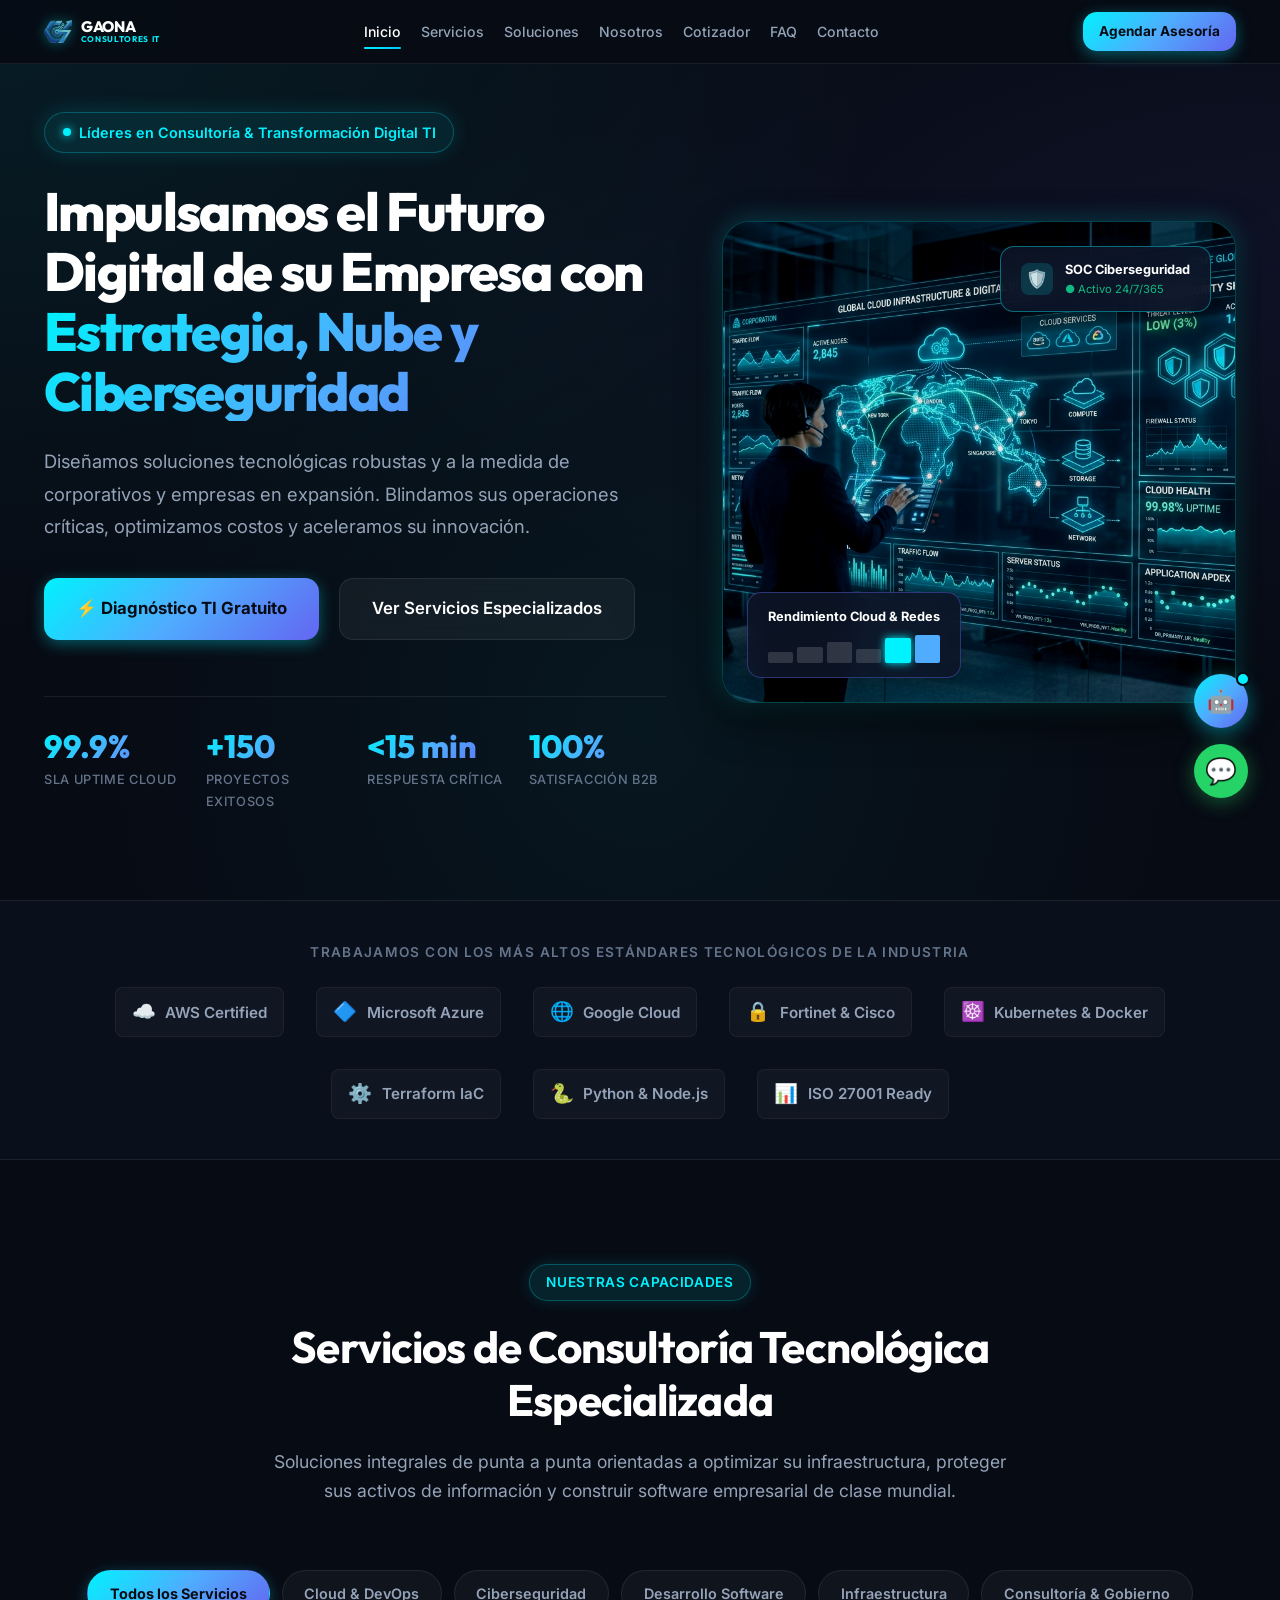
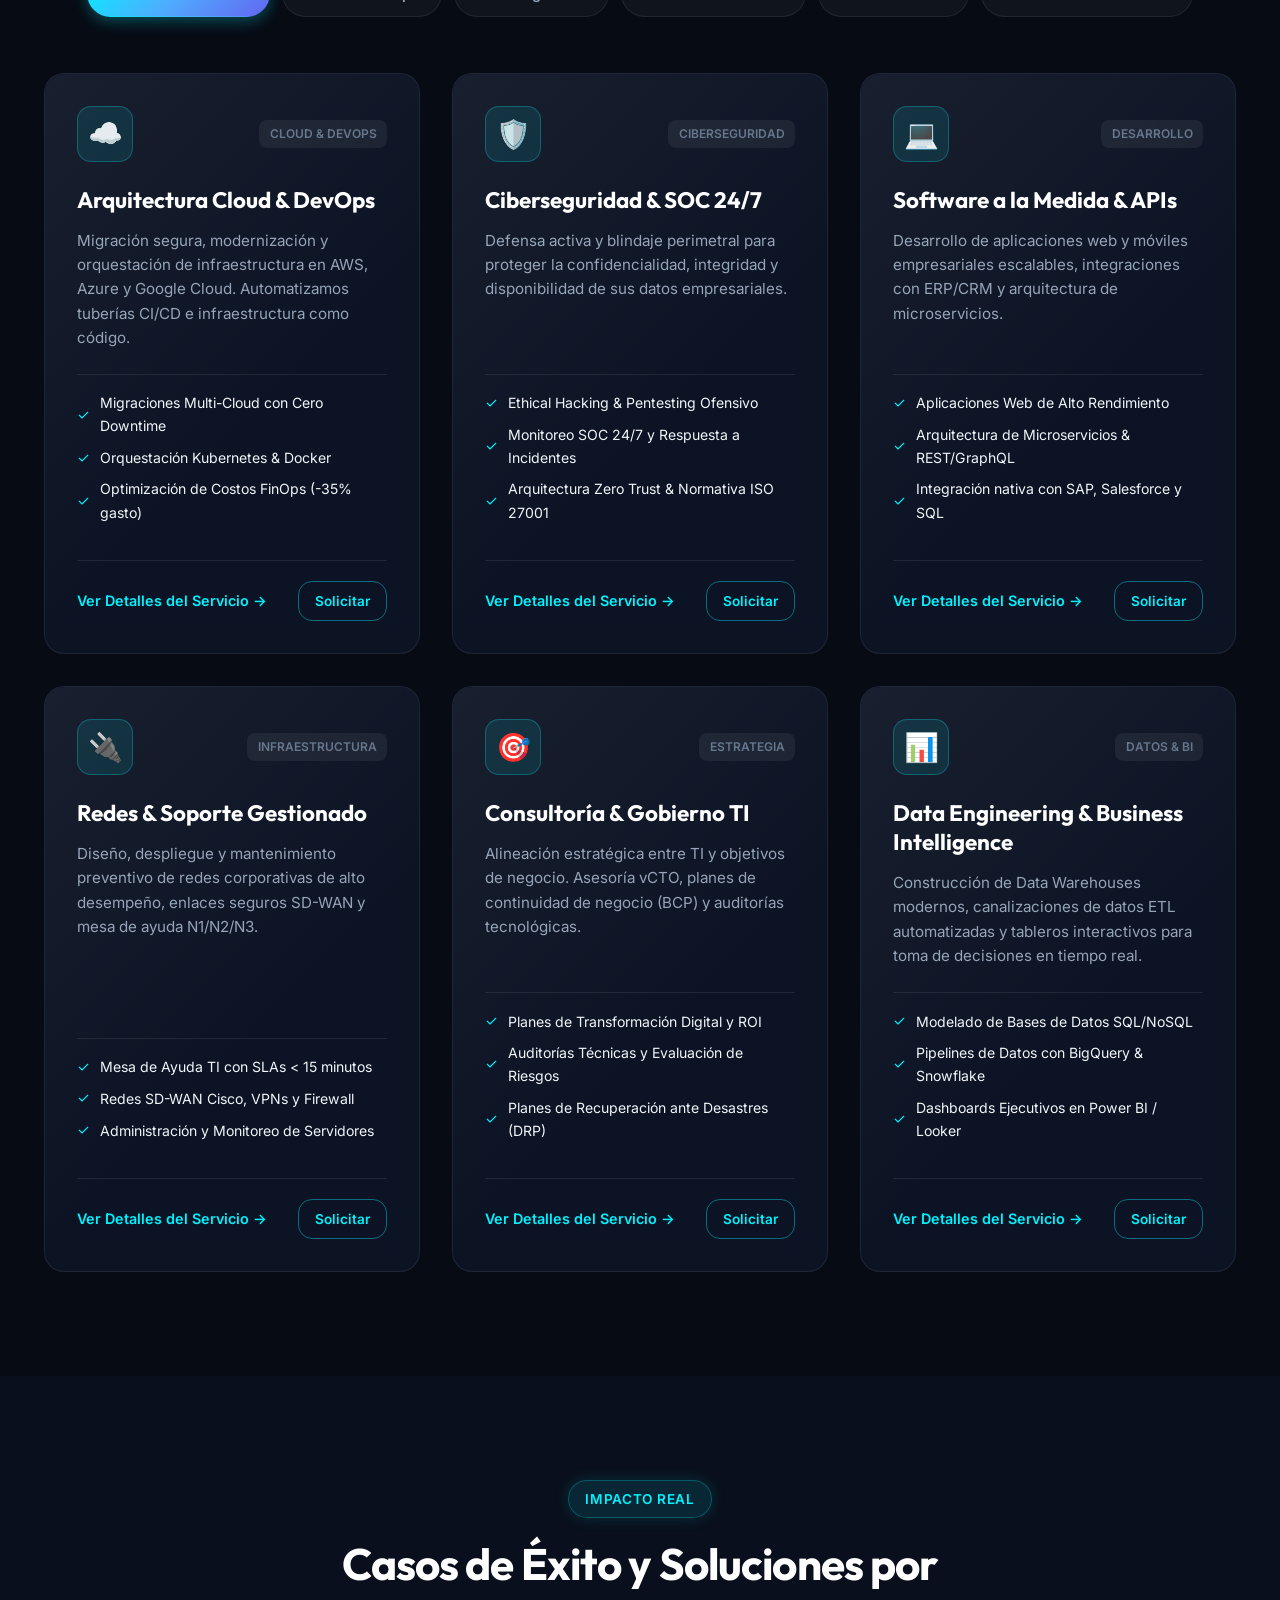
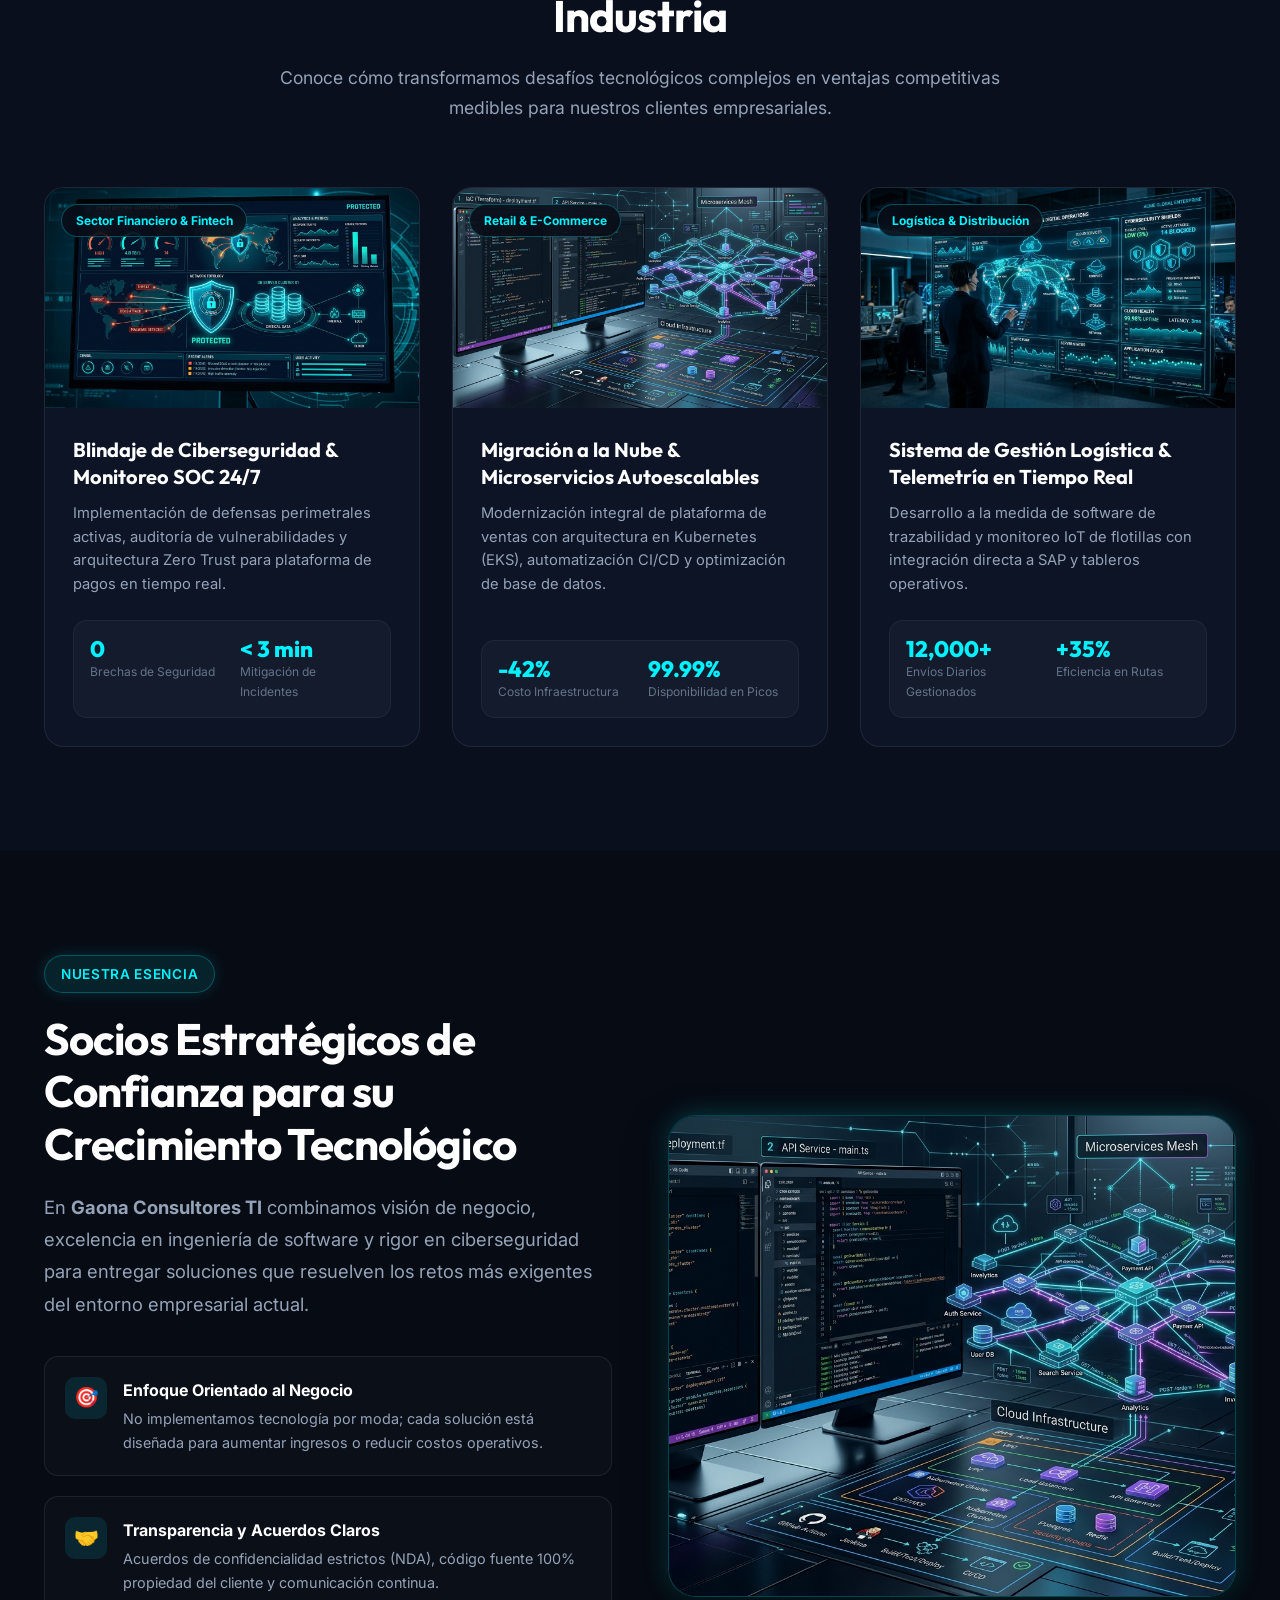
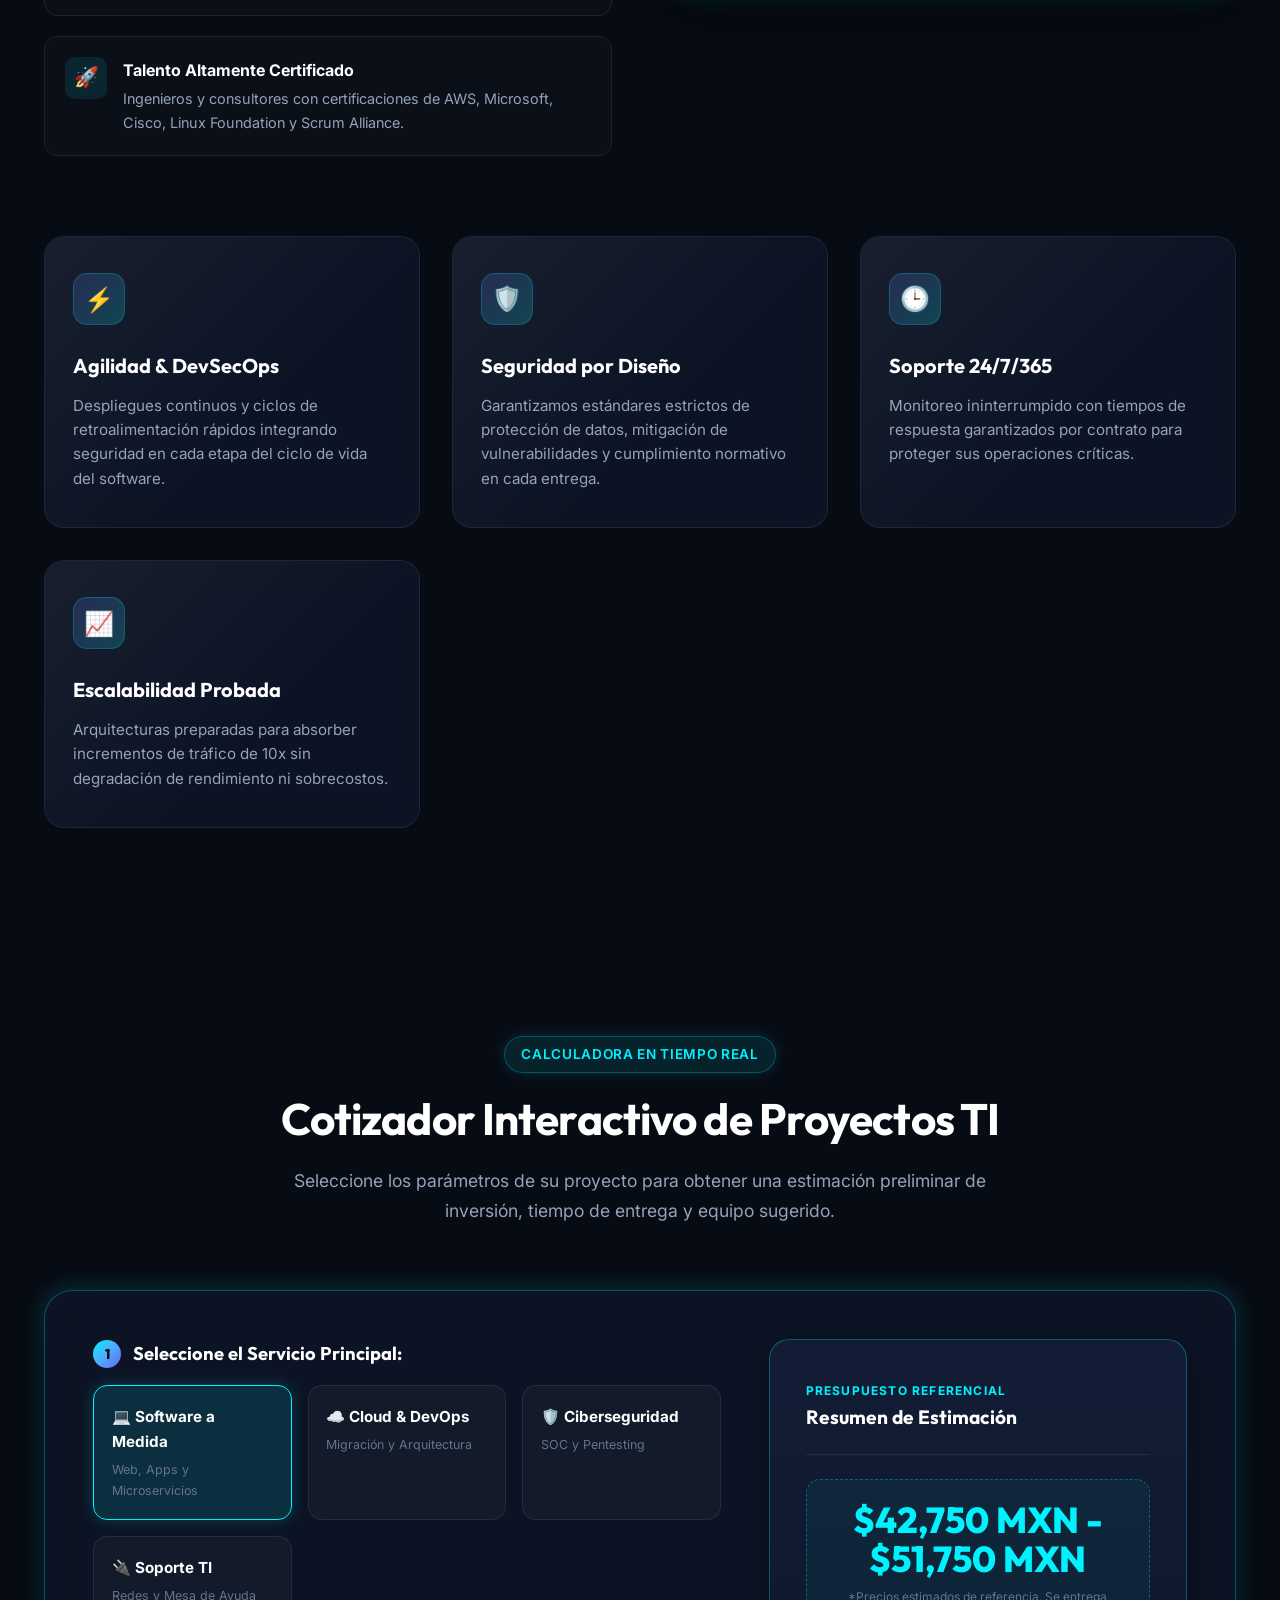
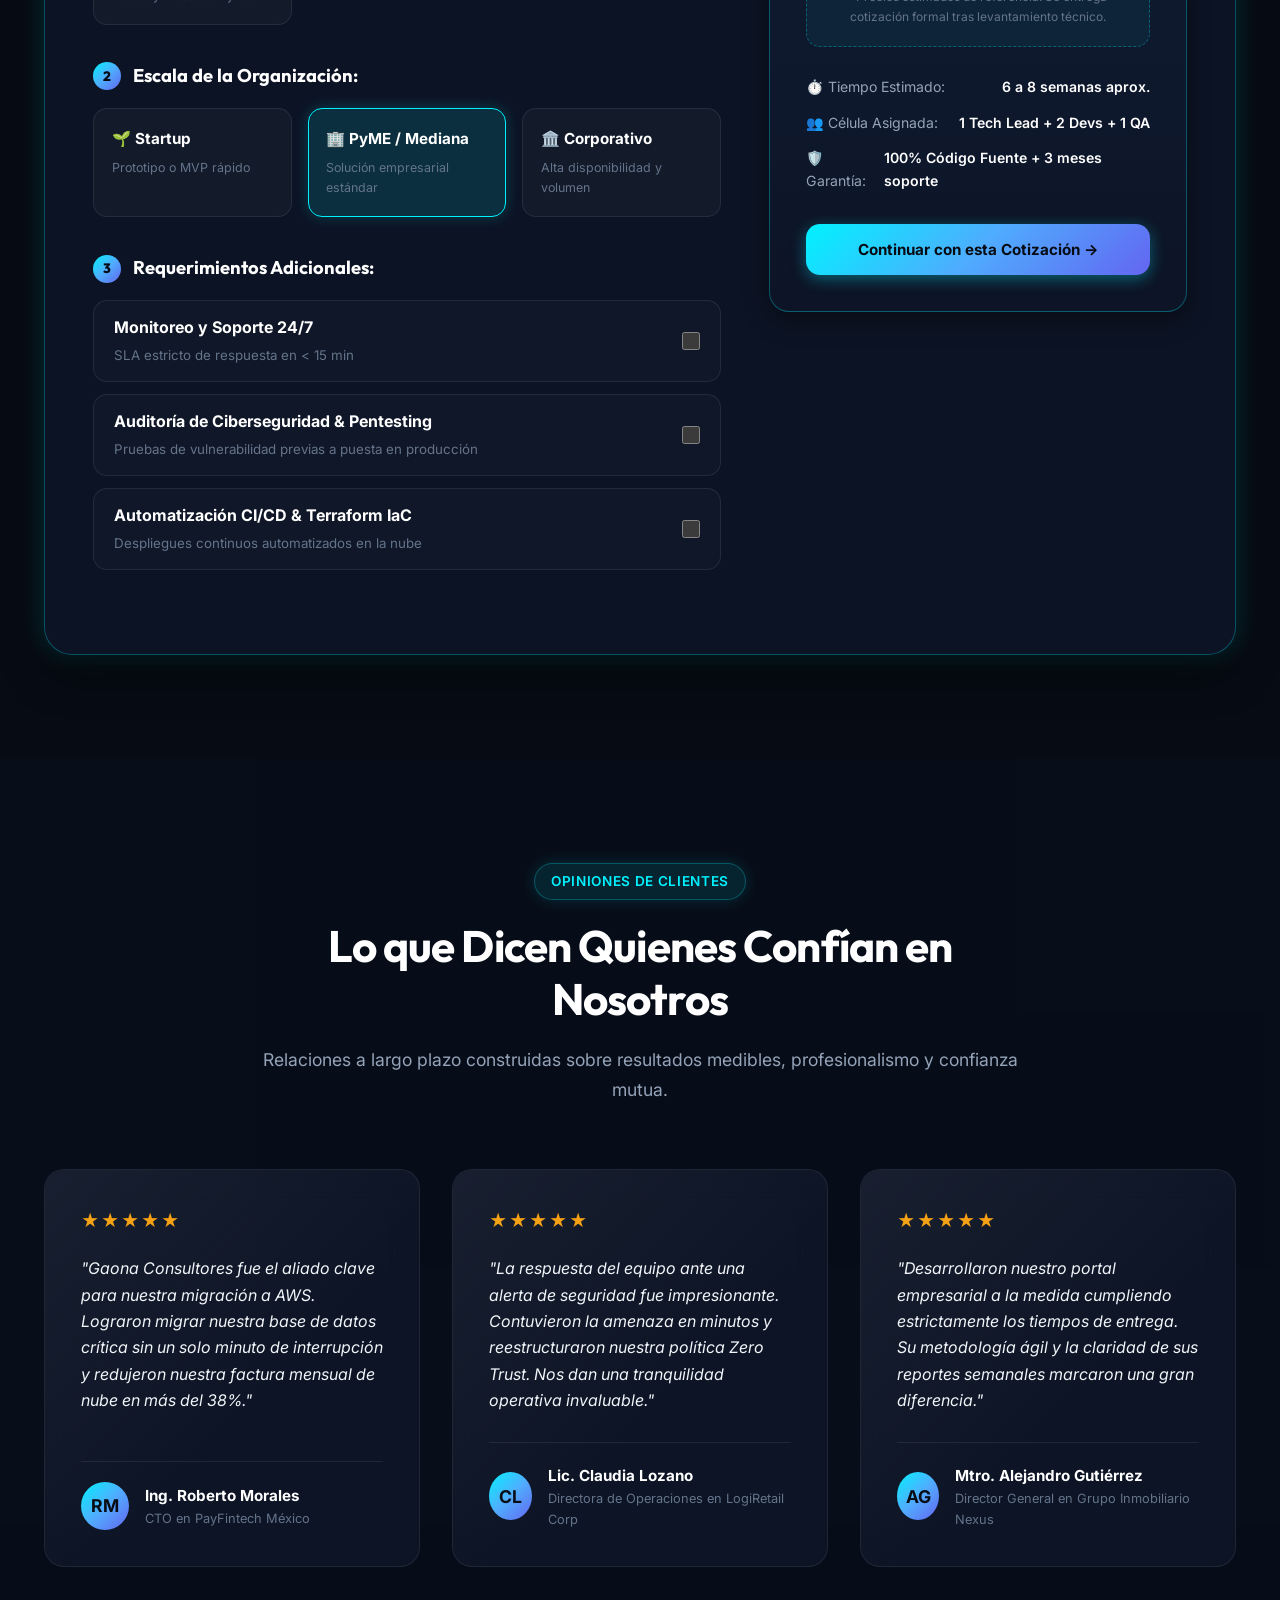
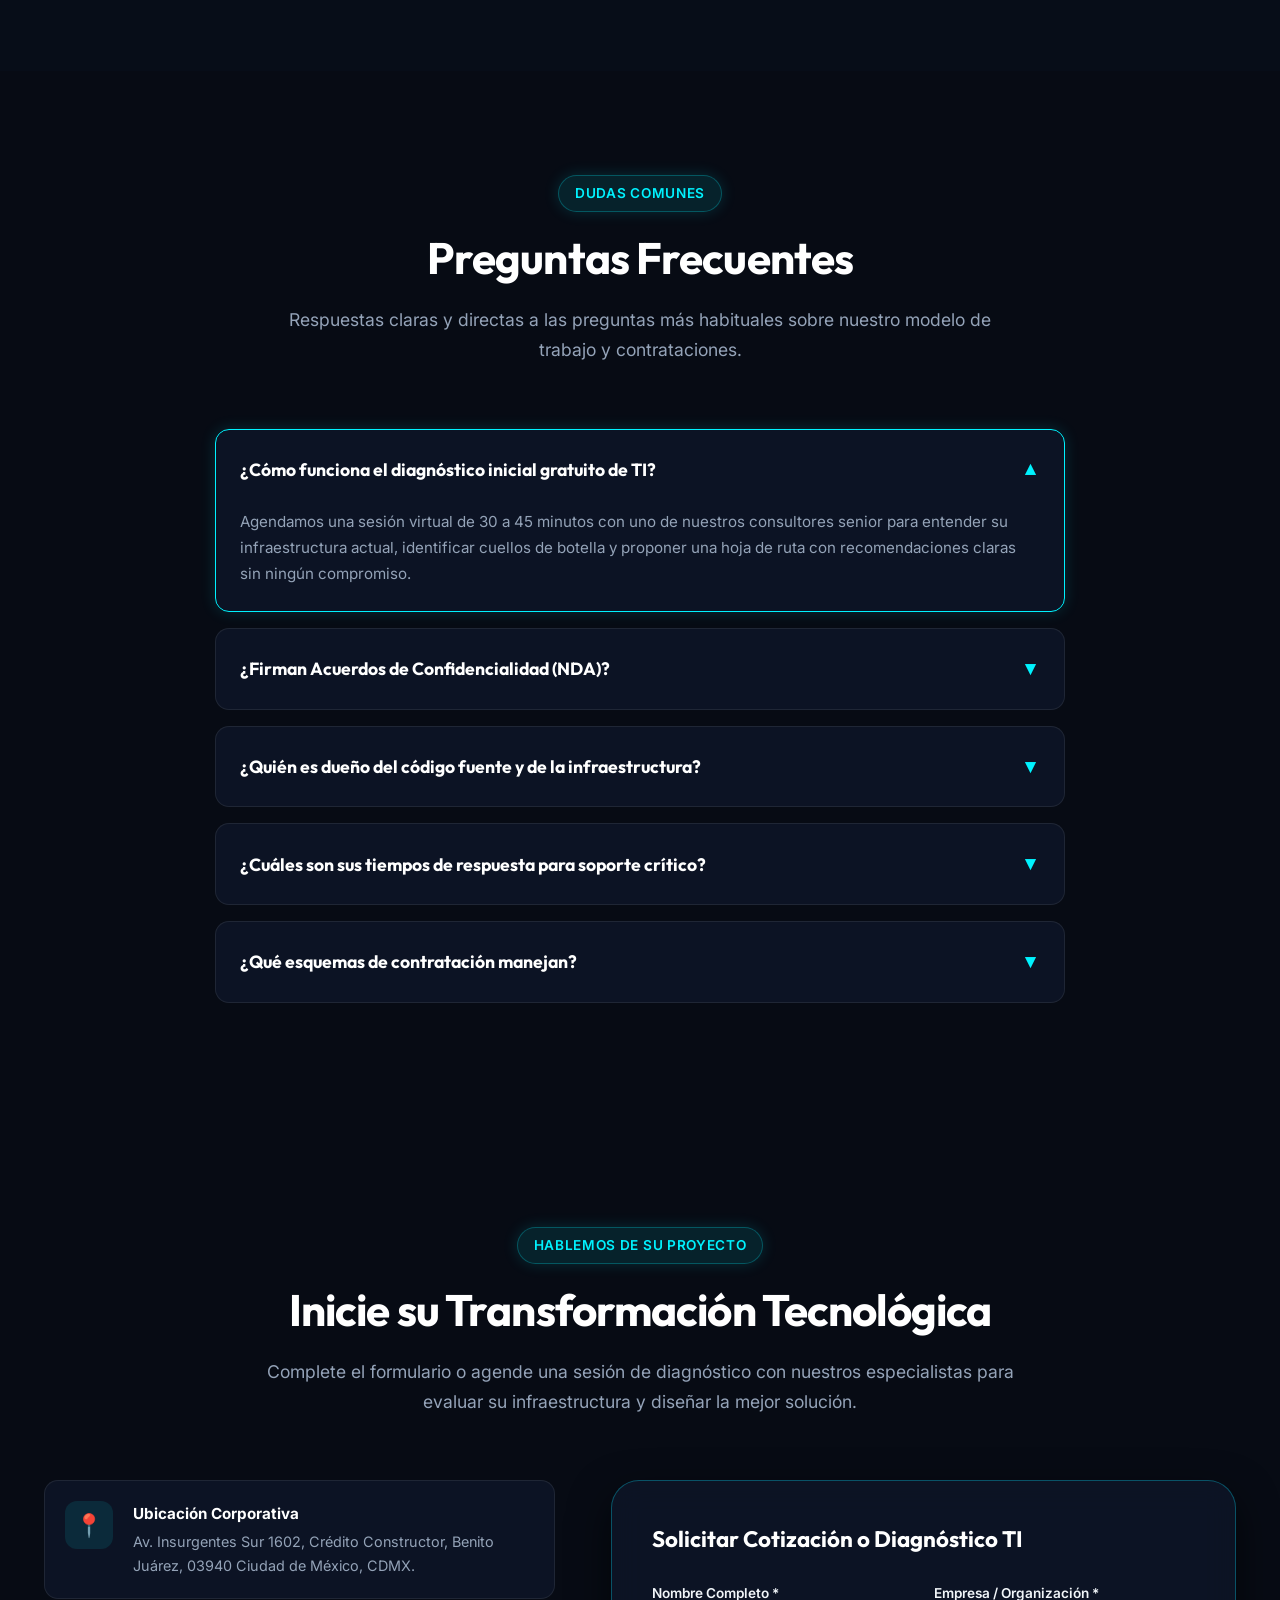
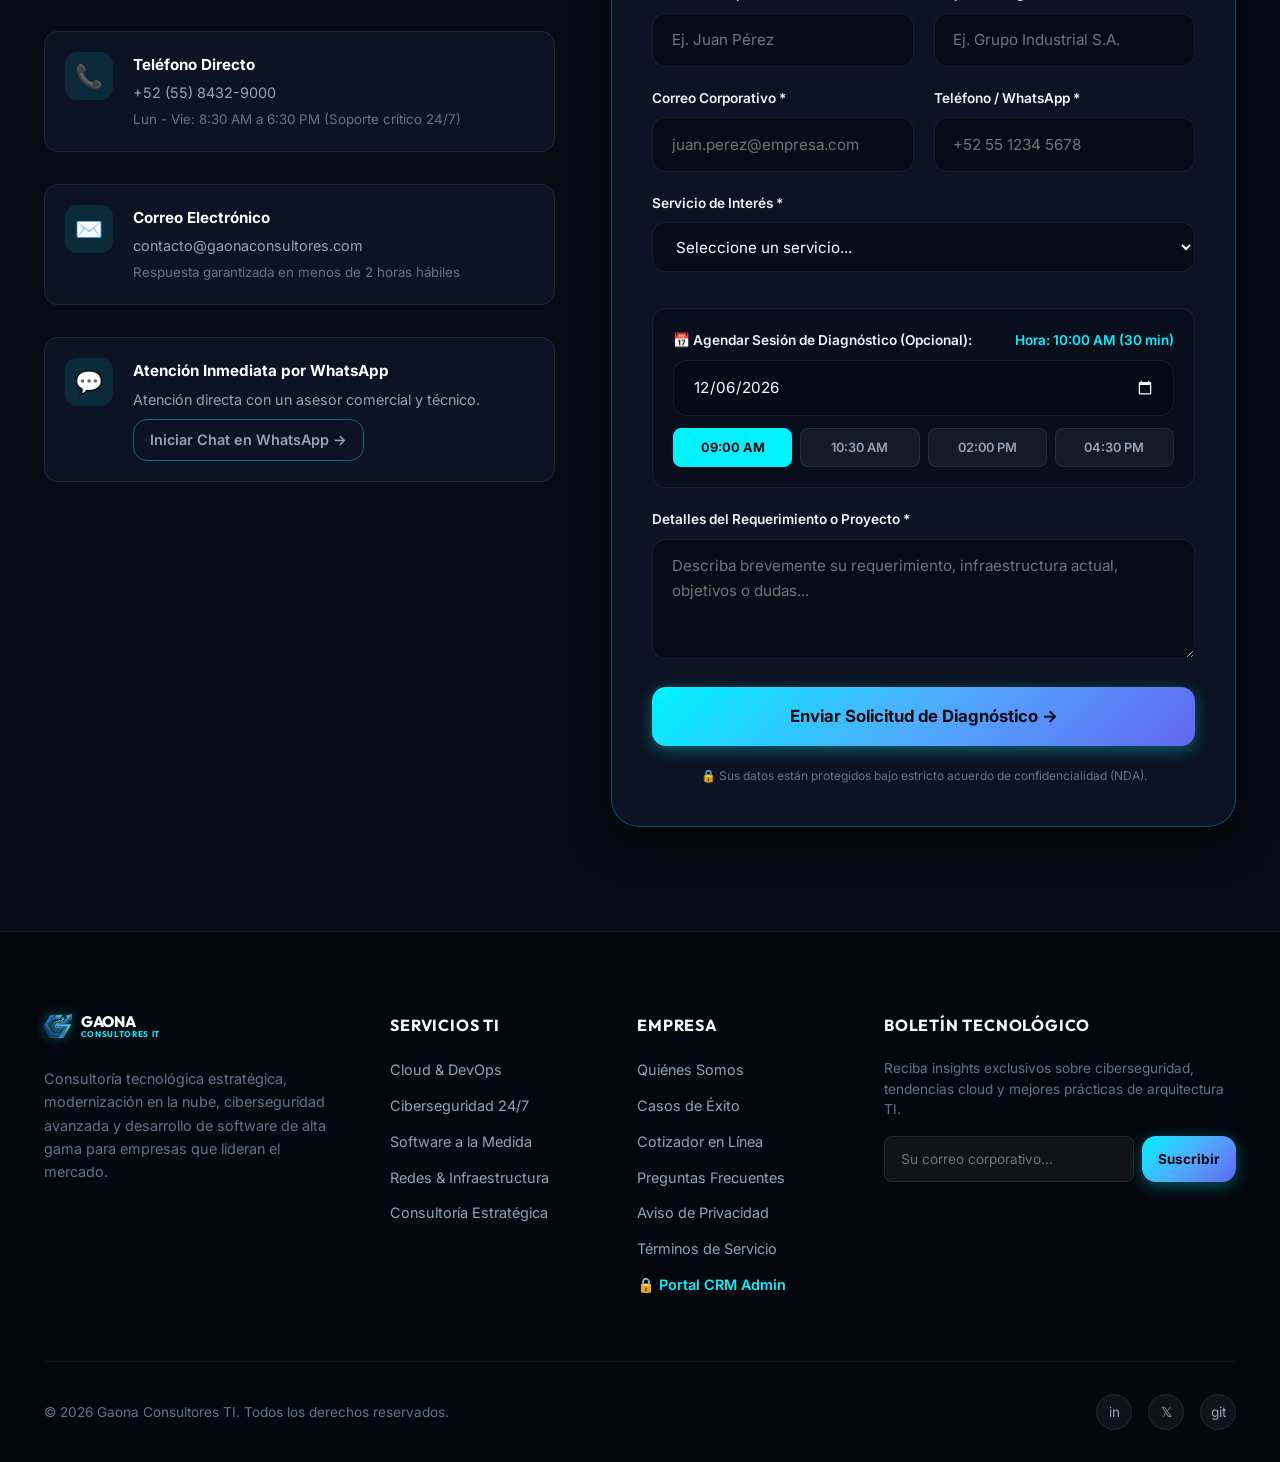
<file: index.html>
<!DOCTYPE html>
<html lang="es">
<head>
  <meta charset="UTF-8">
  <meta name="viewport" content="width=device-width, initial-scale=1.0">
  <title>Gaona Consultores TI | Líderes en Consultoría, Nube y Ciberseguridad Empresarial</title>
  
  <!-- SEO & Open Graph Meta Tags -->
  <meta name="description" content="Gaona Consultores TI: Impulsamos el crecimiento y la seguridad de su empresa con consultoría estratégica, arquitectura cloud, ciberseguridad avanzada y desarrollo de software a la medida.">
  <meta name="keywords" content="Gaona Consultores, Consultoría TI, Ciberseguridad México, Cloud Computing, DevOps, AWS, Azure, Desarrollo de Software, Soporte TI Gestionado, Transformación Digital">
  <meta name="author" content="Gaona Consultores TI">
  <meta name="robots" content="index, follow">
  <meta name="theme-color" content="#070b14">
  
  <!-- Open Graph / Facebook / LinkedIn -->
  <meta property="og:type" content="website">
  <meta property="og:title" content="Gaona Consultores TI | Soluciones Tecnológicas de Alto Impacto">
  <meta property="og:description" content="Estrategia, nube, desarrollo de software y ciberseguridad empresarial. Maximizamos el rendimiento de su infraestructura TI.">
  <meta property="og:image" content="assets/images/hero.jpg">
  <meta property="og:url" content="https://gaonaconsultores.com/">
  
  <!-- Twitter Cards -->
  <meta name="twitter:card" content="summary_large_image">
  <meta name="twitter:title" content="Gaona Consultores TI | Consultoría Tecnológica Empresarial">
  <meta name="twitter:description" content="Servicios integrales de TI: Ciberseguridad 24/7, Nube, DevOps y Desarrollo a la medida.">
  <meta name="twitter:image" content="assets/images/hero.jpg">

  <!-- Google Fonts: Outfit & Inter -->
  <link rel="preconnect" href="https://fonts.googleapis.com">
  <link rel="preconnect" href="https://fonts.gstatic.com" crossorigin>
  <link href="https://fonts.googleapis.com/css2?family=Inter:wght@300;400;500;600;700&family=Outfit:wght@400;500;600;700;800;900&family=JetBrains+Mono:wght@500;700&display=swap" rel="stylesheet">

  <!-- Favicon Oficial -->
  <link rel="icon" href="assets/images/logo-icon.png" type="image/png">
  <link rel="apple-touch-icon" href="assets/images/logo-icon.png">

  <!-- Stylesheet -->
  <link rel="stylesheet" href="css/styles.css">

  <!-- JSON-LD Structured Data for Organization / ProfessionalService -->
  <script type="application/ld+json">
  {
    "@context": "https://schema.org",
    "@type": "ProfessionalService",
    "name": "Gaona Consultores TI",
    "image": "assets/images/logo-dark-theme.png",
    "url": "https://gaonaconsultores.com/",
    "telephone": "+52 (55) 8432-9000",
    "priceRange": "$$$",
    "address": {
      "@type": "PostalAddress",
      "streetAddress": "Av. Insurgentes Sur 1602, Crédito Constructor",
      "addressLocality": "Ciudad de México",
      "addressRegion": "CDMX",
      "postalCode": "03940",
      "addressCountry": "MX"
    },
    "geo": {
      "@type": "GeoCoordinates",
      "latitude": 19.3621,
      "longitude": -99.1824
    },
    "openingHoursSpecification": {
      "@type": "OpeningHoursSpecification",
      "dayOfWeek": [
        "Monday",
        "Tuesday",
        "Wednesday",
        "Thursday",
        "Friday"
      ],
      "opens": "08:30",
      "closes": "18:30"
    },
    "sameAs": [
      "https://www.linkedin.com/company/gaona-consultores-ti",
      "https://twitter.com/gaonaconsultores"
    ]
  }
  </script>
</head>
<body>

  <!-- ==========================================================================
       SITE HEADER / NAVBAR
       ========================================================================== -->
  <header class="site-header" id="siteHeader">
    <div class="container nav-container">
      <a href="#inicio" class="brand-logo" id="mainBrandLogo">
        <img src="assets/images/logo-icon.png" alt="Gaona Consultores IT Logo" class="brand-logo-img">
        <div class="brand-text">
          <span class="brand-name">GAONA</span>
          <span class="brand-tag">CONSULTORES IT</span>
        </div>
      </a>

      <nav class="nav-menu" id="navMenu" aria-label="Navegación principal">
        <a href="#inicio" class="nav-link active">Inicio</a>
        <a href="#servicios" class="nav-link">Servicios</a>
        <a href="#soluciones" class="nav-link">Soluciones</a>
        <a href="#nosotros" class="nav-link">Nosotros</a>
        <a href="#cotizador" class="nav-link">Cotizador</a>
        <a href="#faq" class="nav-link">FAQ</a>
        <a href="#contacto" class="nav-link">Contacto</a>
      </nav>

      <div class="nav-actions">
        <a href="#contacto" class="btn btn-primary btn-sm">Agendar Asesoría</a>
        <button class="menu-toggle" id="menuToggle" aria-label="Abrir menú de navegación" aria-expanded="false">
          <span></span>
          <span></span>
          <span></span>
        </button>
      </div>
    </div>
  </header>

  <main id="main-content">
    <!-- ==========================================================================
         HERO SECTION
         ========================================================================== -->
    <section class="hero-section" id="inicio">
      <div class="container">
        <div class="hero-grid">
          
          <div class="hero-content">
            <div class="hero-badge">
              <span class="pulse-dot"></span>
              Líderes en Consultoría &amp; Transformación Digital TI
            </div>

            <h1 class="hero-title">
              Impulsamos el Futuro Digital de su Empresa con <span class="text-gradient">Estrategia, Nube y Ciberseguridad</span>
            </h1>

            <p class="hero-description">
              Diseñamos soluciones tecnológicas robustas y a la medida de corporativos y empresas en expansión. Blindamos sus operaciones críticas, optimizamos costos y aceleramos su innovación.
            </p>

            <div class="hero-cta-group">
              <a href="#contacto" class="btn btn-primary btn-lg" id="heroCtaDiagnostico">
                <span>⚡ Diagnóstico TI Gratuito</span>
              </a>
              <a href="#servicios" class="btn btn-secondary btn-lg" id="heroCtaExplorar">
                <span>Ver Servicios Especializados</span>
              </a>
            </div>

            <div class="hero-stats">
              <div class="stat-item">
                <div class="stat-number" data-target="99.9" data-suffix="%">99.9%</div>
                <div class="stat-label">SLA Uptime Cloud</div>
              </div>
              <div class="stat-item">
                <div class="stat-number" data-target="150" data-prefix="+" data-suffix="">+150</div>
                <div class="stat-label">Proyectos Exitosos</div>
              </div>
              <div class="stat-item">
                <div class="stat-number" data-target="15" data-prefix="<" data-suffix=" min">&lt;15 min</div>
                <div class="stat-label">Respuesta Crítica</div>
              </div>
              <div class="stat-item">
                <div class="stat-number" data-target="100" data-suffix="%">100%</div>
                <div class="stat-label">Satisfacción B2B</div>
              </div>
            </div>
          </div>

          <!-- Hero Media Visual Showcase -->
          <div class="hero-visual">
            <div class="visual-frame">
              <img src="assets/images/hero.jpg" alt="Centro de Operaciones y Consultoría TI de Gaona Consultores" class="hero-img" loading="eager">
              
              <!-- Floating Live Card Top -->
              <div class="floating-badge-top">
                <div class="badge-icon">🛡️</div>
                <div>
                  <div class="badge-text-title">SOC Ciberseguridad</div>
                  <div class="badge-text-sub">● Activo 24/7/365</div>
                </div>
              </div>

              <!-- Floating Live Card Bottom -->
              <div class="floating-badge-bottom">
                <div class="badge-text-title">Rendimiento Cloud &amp; Redes</div>
                <div class="mini-graph">
                  <div class="graph-bar"></div>
                  <div class="graph-bar"></div>
                  <div class="graph-bar"></div>
                  <div class="graph-bar"></div>
                  <div class="graph-bar"></div>
                  <div class="graph-bar"></div>
                </div>
              </div>
            </div>
          </div>

        </div>
      </div>
    </section>

    <!-- ==========================================================================
         TECH ECOSYSTEM & PARTNERS BAR
         ========================================================================== -->
    <section class="ecosystem-bar" aria-label="Ecosistema tecnológico y alianzas">
      <div class="container">
        <p class="ecosystem-label">Trabajamos con los más altos estándares tecnológicos de la industria</p>
        <div class="tech-badges-grid">
          <div class="tech-item"><span class="tech-icon">☁️</span> AWS Certified</div>
          <div class="tech-item"><span class="tech-icon">🔷</span> Microsoft Azure</div>
          <div class="tech-item"><span class="tech-icon">🌐</span> Google Cloud</div>
          <div class="tech-item"><span class="tech-icon">🔒</span> Fortinet &amp; Cisco</div>
          <div class="tech-item"><span class="tech-icon">☸️</span> Kubernetes &amp; Docker</div>
          <div class="tech-item"><span class="tech-icon">⚙️</span> Terraform IaC</div>
          <div class="tech-item"><span class="tech-icon">🐍</span> Python &amp; Node.js</div>
          <div class="tech-item"><span class="tech-icon">📊</span> ISO 27001 Ready</div>
        </div>
      </div>
    </section>

    <!-- ==========================================================================
         SERVICES SECTION
         ========================================================================== -->
    <section class="section" id="servicios">
      <div class="container">
        <div class="section-header">
          <span class="section-badge">Nuestras Capacidades</span>
          <h2 class="section-title">Servicios de Consultoría Tecnológica Especializada</h2>
          <p class="section-subtitle">
            Soluciones integrales de punta a punta orientadas a optimizar su infraestructura, proteger sus activos de información y construir software empresarial de clase mundial.
          </p>
        </div>

        <!-- Filter Tabs -->
        <div class="services-tabs" role="tablist">
          <button class="tab-btn active" data-filter="all">Todos los Servicios</button>
          <button class="tab-btn" data-filter="cloud">Cloud &amp; DevOps</button>
          <button class="tab-btn" data-filter="security">Ciberseguridad</button>
          <button class="tab-btn" data-filter="software">Desarrollo Software</button>
          <button class="tab-btn" data-filter="infra">Infraestructura</button>
          <button class="tab-btn" data-filter="consulting">Consultoría &amp; Gobierno</button>
        </div>

        <!-- Services Grid -->
        <div class="services-grid">
          
          <!-- Card 1: Cloud & DevOps -->
          <div class="glass-card service-card" data-category="cloud">
            <div class="service-header">
              <div class="service-icon-box">☁️</div>
              <span class="service-tag">Cloud &amp; DevOps</span>
            </div>
            <h3 class="service-title">Arquitectura Cloud &amp; DevOps</h3>
            <p class="service-desc">
              Migración segura, modernización y orquestación de infraestructura en AWS, Azure y Google Cloud. Automatizamos tuberías CI/CD e infraestructura como código.
            </p>
            <div class="service-features">
              <div class="service-feature-item"><span class="feature-check">✓</span> Migraciones Multi-Cloud con Cero Downtime</div>
              <div class="service-feature-item"><span class="feature-check">✓</span> Orquestación Kubernetes &amp; Docker</div>
              <div class="service-feature-item"><span class="feature-check">✓</span> Optimización de Costos FinOps (-35% gasto)</div>
            </div>
            <div class="service-card-footer">
              <a href="#" class="card-link open-service-modal-btn" data-service-key="cloud">Ver Detalles del Servicio →</a>
              <a href="#contacto" class="btn btn-outline-cyan btn-sm">Solicitar</a>
            </div>
          </div>

          <!-- Card 2: Cybersecurity -->
          <div class="glass-card service-card" data-category="security">
            <div class="service-header">
              <div class="service-icon-box">🛡️</div>
              <span class="service-tag">Ciberseguridad</span>
            </div>
            <h3 class="service-title">Ciberseguridad &amp; SOC 24/7</h3>
            <p class="service-desc">
              Defensa activa y blindaje perimetral para proteger la confidencialidad, integridad y disponibilidad de sus datos empresariales.
            </p>
            <div class="service-features">
              <div class="service-feature-item"><span class="feature-check">✓</span> Ethical Hacking &amp; Pentesting Ofensivo</div>
              <div class="service-feature-item"><span class="feature-check">✓</span> Monitoreo SOC 24/7 y Respuesta a Incidentes</div>
              <div class="service-feature-item"><span class="feature-check">✓</span> Arquitectura Zero Trust &amp; Normativa ISO 27001</div>
            </div>
            <div class="service-card-footer">
              <a href="#" class="card-link open-service-modal-btn" data-service-key="cyber">Ver Detalles del Servicio →</a>
              <a href="#contacto" class="btn btn-outline-cyan btn-sm">Solicitar</a>
            </div>
          </div>

          <!-- Card 3: Software Development -->
          <div class="glass-card service-card" data-category="software">
            <div class="service-header">
              <div class="service-icon-box">💻</div>
              <span class="service-tag">Desarrollo</span>
            </div>
            <h3 class="service-title">Software a la Medida &amp; APIs</h3>
            <p class="service-desc">
              Desarrollo de aplicaciones web y móviles empresariales escalables, integraciones con ERP/CRM y arquitectura de microservicios.
            </p>
            <div class="service-features">
              <div class="service-feature-item"><span class="feature-check">✓</span> Aplicaciones Web de Alto Rendimiento</div>
              <div class="service-feature-item"><span class="feature-check">✓</span> Arquitectura de Microservicios &amp; REST/GraphQL</div>
              <div class="service-feature-item"><span class="feature-check">✓</span> Integración nativa con SAP, Salesforce y SQL</div>
            </div>
            <div class="service-card-footer">
              <a href="#" class="card-link open-service-modal-btn" data-service-key="software">Ver Detalles del Servicio →</a>
              <a href="#contacto" class="btn btn-outline-cyan btn-sm">Solicitar</a>
            </div>
          </div>

          <!-- Card 4: Infrastructure & Networks -->
          <div class="glass-card service-card" data-category="infra">
            <div class="service-header">
              <div class="service-icon-box">🔌</div>
              <span class="service-tag">Infraestructura</span>
            </div>
            <h3 class="service-title">Redes &amp; Soporte Gestionado</h3>
            <p class="service-desc">
              Diseño, despliegue y mantenimiento preventivo de redes corporativas de alto desempeño, enlaces seguros SD-WAN y mesa de ayuda N1/N2/N3.
            </p>
            <div class="service-features">
              <div class="service-feature-item"><span class="feature-check">✓</span> Mesa de Ayuda TI con SLAs < 15 minutos</div>
              <div class="service-feature-item"><span class="feature-check">✓</span> Redes SD-WAN Cisco, VPNs y Firewall</div>
              <div class="service-feature-item"><span class="feature-check">✓</span> Administración y Monitoreo de Servidores</div>
            </div>
            <div class="service-card-footer">
              <a href="#" class="card-link open-service-modal-btn" data-service-key="infra">Ver Detalles del Servicio →</a>
              <a href="#contacto" class="btn btn-outline-cyan btn-sm">Solicitar</a>
            </div>
          </div>

          <!-- Card 5: Strategic Consulting -->
          <div class="glass-card service-card" data-category="consulting">
            <div class="service-header">
              <div class="service-icon-box">🎯</div>
              <span class="service-tag">Estrategia</span>
            </div>
            <h3 class="service-title">Consultoría &amp; Gobierno TI</h3>
            <p class="service-desc">
              Alineación estratégica entre TI y objetivos de negocio. Asesoría vCTO, planes de continuidad de negocio (BCP) y auditorías tecnológicas.
            </p>
            <div class="service-features">
              <div class="service-feature-item"><span class="feature-check">✓</span> Planes de Transformación Digital y ROI</div>
              <div class="service-feature-item"><span class="feature-check">✓</span> Auditorías Técnicas y Evaluación de Riesgos</div>
              <div class="service-feature-item"><span class="feature-check">✓</span> Planes de Recuperación ante Desastres (DRP)</div>
            </div>
            <div class="service-card-footer">
              <a href="#" class="card-link open-service-modal-btn" data-service-key="consulting">Ver Detalles del Servicio →</a>
              <a href="#contacto" class="btn btn-outline-cyan btn-sm">Solicitar</a>
            </div>
          </div>

          <!-- Card 6: Database & Analytics -->
          <div class="glass-card service-card" data-category="software cloud">
            <div class="service-header">
              <div class="service-icon-box">📊</div>
              <span class="service-tag">Datos &amp; BI</span>
            </div>
            <h3 class="service-title">Data Engineering &amp; Business Intelligence</h3>
            <p class="service-desc">
              Construcción de Data Warehouses modernos, canalizaciones de datos ETL automatizadas y tableros interactivos para toma de decisiones en tiempo real.
            </p>
            <div class="service-features">
              <div class="service-feature-item"><span class="feature-check">✓</span> Modelado de Bases de Datos SQL/NoSQL</div>
              <div class="service-feature-item"><span class="feature-check">✓</span> Pipelines de Datos con BigQuery &amp; Snowflake</div>
              <div class="service-feature-item"><span class="feature-check">✓</span> Dashboards Ejecutivos en Power BI / Looker</div>
            </div>
            <div class="service-card-footer">
              <a href="#" class="card-link open-service-modal-btn" data-service-key="software">Ver Detalles del Servicio →</a>
              <a href="#contacto" class="btn btn-outline-cyan btn-sm">Solicitar</a>
            </div>
          </div>

        </div>
      </div>
    </section>

    <!-- ==========================================================================
         SOLUTIONS & SUCCESS STORIES
         ========================================================================== -->
    <section class="section" id="soluciones" style="background: rgba(13, 21, 39, 0.45);">
      <div class="container">
        <div class="section-header">
          <span class="section-badge">Impacto Real</span>
          <h2 class="section-title">Casos de Éxito y Soluciones por Industria</h2>
          <p class="section-subtitle">
            Conoce cómo transformamos desafíos tecnológicos complejos en ventajas competitivas medibles para nuestros clientes empresariales.
          </p>
        </div>

        <div class="cases-grid">
          
          <!-- Case 1: Cybersecurity -->
          <div class="case-card">
            <div class="case-img-wrap">
              <img src="assets/images/cybersecurity.jpg" alt="Blindaje de ciberseguridad financiera" class="case-img" loading="lazy">
              <span class="case-industry">Sector Financiero &amp; Fintech</span>
            </div>
            <div class="case-body">
              <h3 class="case-title">Blindaje de Ciberseguridad &amp; Monitoreo SOC 24/7</h3>
              <p class="case-desc">
                Implementación de defensas perimetrales activas, auditoría de vulnerabilidades y arquitectura Zero Trust para plataforma de pagos en tiempo real.
              </p>
              <div class="case-metrics-box">
                <div>
                  <div class="case-metric-val">0</div>
                  <div class="case-metric-lbl">Brechas de Seguridad</div>
                </div>
                <div>
                  <div class="case-metric-val">&lt; 3 min</div>
                  <div class="case-metric-lbl">Mitigación de Incidentes</div>
                </div>
              </div>
            </div>
          </div>

          <!-- Case 2: Cloud DevOps -->
          <div class="case-card">
            <div class="case-img-wrap">
              <img src="assets/images/software-cloud.jpg" alt="Arquitectura de software y nube" class="case-img" loading="lazy">
              <span class="case-industry">Retail &amp; E-Commerce</span>
            </div>
            <div class="case-body">
              <h3 class="case-title">Migración a la Nube &amp; Microservicios Autoescalables</h3>
              <p class="case-desc">
                Modernización integral de plataforma de ventas con arquitectura en Kubernetes (EKS), automatización CI/CD y optimización de base de datos.
              </p>
              <div class="case-metrics-box">
                <div>
                  <div class="case-metric-val">-42%</div>
                  <div class="case-metric-lbl">Costo Infraestructura</div>
                </div>
                <div>
                  <div class="case-metric-val">99.99%</div>
                  <div class="case-metric-lbl">Disponibilidad en Picos</div>
                </div>
              </div>
            </div>
          </div>

          <!-- Case 3: Enterprise Software -->
          <div class="case-card">
            <div class="case-img-wrap">
              <img src="assets/images/hero.jpg" alt="Plataforma de gestión logística" class="case-img" loading="lazy">
              <span class="case-industry">Logística &amp; Distribución</span>
            </div>
            <div class="case-body">
              <h3 class="case-title">Sistema de Gestión Logística &amp; Telemetría en Tiempo Real</h3>
              <p class="case-desc">
                Desarrollo a la medida de software de trazabilidad y monitoreo IoT de flotillas con integración directa a SAP y tableros operativos.
              </p>
              <div class="case-metrics-box">
                <div>
                  <div class="case-metric-val">12,000+</div>
                  <div class="case-metric-lbl">Envíos Diarios Gestionados</div>
                </div>
                <div>
                  <div class="case-metric-val">+35%</div>
                  <div class="case-metric-lbl">Eficiencia en Rutas</div>
                </div>
              </div>
            </div>
          </div>

        </div>
      </div>
    </section>

    <!-- ==========================================================================
         WHY CHOOSE GAONA / VALUE PROPOSITION
         ========================================================================== -->
    <section class="section" id="nosotros">
      <div class="container">
        
        <div class="about-grid" style="margin-bottom: 5rem;">
          <div>
            <span class="section-badge">Nuestra Esencia</span>
            <h2 class="section-title">Socios Estratégicos de Confianza para su Crecimiento Tecnológico</h2>
            <p class="hero-description">
              En <strong>Gaona Consultores TI</strong> combinamos visión de negocio, excelencia en ingeniería de software y rigor en ciberseguridad para entregar soluciones que resuelven los retos más exigentes del entorno empresarial actual.
            </p>
            <div class="about-features-list">
              <div class="about-feature-box">
                <div class="about-icon">🎯</div>
                <div>
                  <h4 style="color:var(--text-pure); font-weight:700; margin-bottom:0.25rem;">Enfoque Orientado al Negocio</h4>
                  <p style="color:var(--text-secondary); font-size:0.9rem;">No implementamos tecnología por moda; cada solución está diseñada para aumentar ingresos o reducir costos operativos.</p>
                </div>
              </div>
              <div class="about-feature-box">
                <div class="about-icon">🤝</div>
                <div>
                  <h4 style="color:var(--text-pure); font-weight:700; margin-bottom:0.25rem;">Transparencia y Acuerdos Claros</h4>
                  <p style="color:var(--text-secondary); font-size:0.9rem;">Acuerdos de confidencialidad estrictos (NDA), código fuente 100% propiedad del cliente y comunicación continua.</p>
                </div>
              </div>
              <div class="about-feature-box">
                <div class="about-icon">🚀</div>
                <div>
                  <h4 style="color:var(--text-pure); font-weight:700; margin-bottom:0.25rem;">Talento Altamente Certificado</h4>
                  <p style="color:var(--text-secondary); font-size:0.9rem;">Ingenieros y consultores con certificaciones de AWS, Microsoft, Cisco, Linux Foundation y Scrum Alliance.</p>
                </div>
              </div>
            </div>
          </div>

          <div>
            <div class="visual-frame">
              <img src="assets/images/software-cloud.jpg" alt="Ingeniería y desarrollo en Gaona Consultores TI" class="hero-img" loading="lazy">
            </div>
          </div>
        </div>

        <div class="why-grid">
          <div class="glass-card why-card">
            <div class="why-icon">⚡</div>
            <h3 class="why-title">Agilidad &amp; DevSecOps</h3>
            <p class="why-desc">Despliegues continuos y ciclos de retroalimentación rápidos integrando seguridad en cada etapa del ciclo de vida del software.</p>
          </div>
          <div class="glass-card why-card">
            <div class="why-icon">🛡️</div>
            <h3 class="why-title">Seguridad por Diseño</h3>
            <p class="why-desc">Garantizamos estándares estrictos de protección de datos, mitigación de vulnerabilidades y cumplimiento normativo en cada entrega.</p>
          </div>
          <div class="glass-card why-card">
            <div class="why-icon">🕒</div>
            <h3 class="why-title">Soporte 24/7/365</h3>
            <p class="why-desc">Monitoreo ininterrumpido con tiempos de respuesta garantizados por contrato para proteger sus operaciones críticas.</p>
          </div>
          <div class="glass-card why-card">
            <div class="why-icon">📈</div>
            <h3 class="why-title">Escalabilidad Probada</h3>
            <p class="why-desc">Arquitecturas preparadas para absorber incrementos de tráfico de 10x sin degradación de rendimiento ni sobrecostos.</p>
          </div>
        </div>

      </div>
    </section>

    <!-- ==========================================================================
         INTERACTIVE IT PROJECT ESTIMATOR / COTIZADOR
         ========================================================================== -->
    <section class="section" id="cotizador">
      <div class="container">
        <div class="section-header">
          <span class="section-badge">Calculadora en Tiempo Real</span>
          <h2 class="section-title">Cotizador Interactivo de Proyectos TI</h2>
          <p class="section-subtitle">
            Seleccione los parámetros de su proyecto para obtener una estimación preliminar de inversión, tiempo de entrega y equipo sugerido.
          </p>
        </div>

        <div class="estimator-wrapper">
          <div class="estimator-grid">
            
            <!-- Left Options Selector -->
            <div class="estimator-controls">
              
              <!-- Step 1 -->
              <div class="estimator-step">
                <div class="step-label">
                  <span class="step-badge">1</span>
                  <span>Seleccione el Servicio Principal:</span>
                </div>
                <div class="options-selector-grid">
                  <div class="calc-option-card calc-service-opt selected" data-key="software">
                    <span class="calc-option-title">💻 Software a Medida</span>
                    <span class="calc-option-desc">Web, Apps y Microservicios</span>
                  </div>
                  <div class="calc-option-card calc-service-opt" data-key="cloud">
                    <span class="calc-option-title">☁️ Cloud &amp; DevOps</span>
                    <span class="calc-option-desc">Migración y Arquitectura</span>
                  </div>
                  <div class="calc-option-card calc-service-opt" data-key="security">
                    <span class="calc-option-title">🛡️ Ciberseguridad</span>
                    <span class="calc-option-desc">SOC y Pentesting</span>
                  </div>
                  <div class="calc-option-card calc-service-opt" data-key="infra">
                    <span class="calc-option-title">🔌 Soporte TI</span>
                    <span class="calc-option-desc">Redes y Mesa de Ayuda</span>
                  </div>
                </div>
              </div>

              <!-- Step 2 -->
              <div class="estimator-step">
                <div class="step-label">
                  <span class="step-badge">2</span>
                  <span>Escala de la Organización:</span>
                </div>
                <div class="options-selector-grid">
                  <div class="calc-option-card calc-scale-opt" data-key="startup">
                    <span class="calc-option-title">🌱 Startup</span>
                    <span class="calc-option-desc">Prototipo o MVP rápido</span>
                  </div>
                  <div class="calc-option-card calc-scale-opt selected" data-key="pyme">
                    <span class="calc-option-title">🏢 PyME / Mediana</span>
                    <span class="calc-option-desc">Solución empresarial estándar</span>
                  </div>
                  <div class="calc-option-card calc-scale-opt" data-key="corporate">
                    <span class="calc-option-title">🏛️ Corporativo</span>
                    <span class="calc-option-desc">Alta disponibilidad y volumen</span>
                  </div>
                </div>
              </div>

              <!-- Step 3 -->
              <div class="estimator-step">
                <div class="step-label">
                  <span class="step-badge">3</span>
                  <span>Requerimientos Adicionales:</span>
                </div>
                <div>
                  <label class="addon-checkbox-label">
                    <span>
                      <strong style="color:var(--text-pure);">Monitoreo y Soporte 24/7</strong><br>
                      <small style="color:var(--text-muted);">SLA estricto de respuesta en &lt; 15 min</small>
                    </span>
                    <input type="checkbox" class="addon-checkbox" data-price="9500" data-weeks="0">
                  </label>
                  <label class="addon-checkbox-label">
                    <span>
                      <strong style="color:var(--text-pure);">Auditoría de Ciberseguridad &amp; Pentesting</strong><br>
                      <small style="color:var(--text-muted);">Pruebas de vulnerabilidad previas a puesta en producción</small>
                    </span>
                    <input type="checkbox" class="addon-checkbox" data-price="12000" data-weeks="1">
                  </label>
                  <label class="addon-checkbox-label">
                    <span>
                      <strong style="color:var(--text-pure);">Automatización CI/CD &amp; Terraform IaC</strong><br>
                      <small style="color:var(--text-muted);">Despliegues continuos automatizados en la nube</small>
                    </span>
                    <input type="checkbox" class="addon-checkbox" data-price="8500" data-weeks="1">
                  </label>
                </div>
              </div>

            </div>

            <!-- Right Summary Output -->
            <div class="estimator-summary-panel">
              <div class="summary-header">
                <span style="font-size:0.75rem; color:var(--accent-cyan); font-weight:700; text-transform:uppercase; letter-spacing:0.1em;">Presupuesto Referencial</span>
                <h3 class="summary-title">Resumen de Estimación</h3>
              </div>

              <div class="estimate-price-box">
                <div class="price-range-text" id="calcEstimatedPrice">$42,750 - $51,750 MXN</div>
                <div class="price-disclaimer">*Precios estimados de referencia. Se entrega cotización formal tras levantamiento técnico.</div>
              </div>

              <div class="summary-specs-list">
                <div class="spec-line">
                  <span>⏱️ Tiempo Estimado:</span>
                  <span id="calcEstimatedTime">6 a 8 semanas aprox.</span>
                </div>
                <div class="spec-line">
                  <span>👥 Célula Asignada:</span>
                  <span id="calcTeamAssigned">1 Tech Lead, 2 Fullstack Devs, 1 QA</span>
                </div>
                <div class="spec-line">
                  <span>🛡️ Garantía:</span>
                  <span>100% Código Fuente + 3 meses soporte</span>
                </div>
              </div>

              <button class="btn btn-primary" id="transferEstimateToContactBtn" style="width: 100%;">
                <span>Continuar con esta Cotización →</span>
              </button>
            </div>

          </div>
        </div>
      </div>
    </section>

    <!-- ==========================================================================
         TESTIMONIALS & SOCIAL PROOF
         ========================================================================== -->
    <section class="section" id="testimonios" style="background: rgba(13, 21, 39, 0.3);">
      <div class="container">
        <div class="section-header">
          <span class="section-badge">Opiniones de Clientes</span>
          <h2 class="section-title">Lo que Dicen Quienes Confían en Nosotros</h2>
          <p class="section-subtitle">
            Relaciones a largo plazo construidas sobre resultados medibles, profesionalismo y confianza mutua.
          </p>
        </div>

        <div class="testimonials-grid">
          
          <div class="glass-card testimonial-card">
            <div class="stars-rating">★★★★★</div>
            <p class="testimonial-quote">
              "Gaona Consultores fue el aliado clave para nuestra migración a AWS. Lograron migrar nuestra base de datos crítica sin un solo minuto de interrupción y redujeron nuestra factura mensual de nube en más del 38%."
            </p>
            <div class="testimonial-author">
              <div class="author-avatar">RM</div>
              <div class="author-info">
                <h4>Ing. Roberto Morales</h4>
                <p>CTO en PayFintech México</p>
              </div>
            </div>
          </div>

          <div class="glass-card testimonial-card">
            <div class="stars-rating">★★★★★</div>
            <p class="testimonial-quote">
              "La respuesta del equipo ante una alerta de seguridad fue impresionante. Contuvieron la amenaza en minutos y reestructuraron nuestra política Zero Trust. Nos dan una tranquilidad operativa invaluable."
            </p>
            <div class="testimonial-author">
              <div class="author-avatar">CL</div>
              <div class="author-info">
                <h4>Lic. Claudia Lozano</h4>
                <p>Directora de Operaciones en LogiRetail Corp</p>
              </div>
            </div>
          </div>

          <div class="glass-card testimonial-card">
            <div class="stars-rating">★★★★★</div>
            <p class="testimonial-quote">
              "Desarrollaron nuestro portal empresarial a la medida cumpliendo estrictamente los tiempos de entrega. Su metodología ágil y la claridad de sus reportes semanales marcaron una gran diferencia."
            </p>
            <div class="testimonial-author">
              <div class="author-avatar">AG</div>
              <div class="author-info">
                <h4>Mtro. Alejandro Gutiérrez</h4>
                <p>Director General en Grupo Inmobiliario Nexus</p>
              </div>
            </div>
          </div>

        </div>
      </div>
    </section>

    <!-- ==========================================================================
         FAQ SECTION
         ========================================================================== -->
    <section class="section" id="faq">
      <div class="container">
        <div class="section-header">
          <span class="section-badge">Dudas Comunes</span>
          <h2 class="section-title">Preguntas Frecuentes</h2>
          <p class="section-subtitle">
            Respuestas claras y directas a las preguntas más habituales sobre nuestro modelo de trabajo y contrataciones.
          </p>
        </div>

        <div class="faq-container">
          
          <div class="faq-item active">
            <button class="faq-question">
              <span>¿Cómo funciona el diagnóstico inicial gratuito de TI?</span>
              <span class="faq-icon-arrow">▼</span>
            </button>
            <div class="faq-answer">
              Agendamos una sesión virtual de 30 a 45 minutos con uno de nuestros consultores senior para entender su infraestructura actual, identificar cuellos de botella y proponer una hoja de ruta con recomendaciones claras sin ningún compromiso.
            </div>
          </div>

          <div class="faq-item">
            <button class="faq-question">
              <span>¿Firman Acuerdos de Confidencialidad (NDA)?</span>
              <span class="faq-icon-arrow">▼</span>
            </button>
            <div class="faq-answer">
              Absolutamente. Toda la información de su empresa, arquitectura, datos de clientes y planes de negocio está protegida bajo un acuerdo estricto de confidencialidad desde el primer contacto.
            </div>
          </div>

          <div class="faq-item">
            <button class="faq-question">
              <span>¿Quién es dueño del código fuente y de la infraestructura?</span>
              <span class="faq-icon-arrow">▼</span>
            </button>
            <div class="faq-answer">
              El cliente es el propietario absoluto del 100% del código fuente, repositorios, configuraciones de nube, credenciales y licencias generadas durante el proyecto. No generamos dependencias cautivas.
            </div>
          </div>

          <div class="faq-item">
            <button class="faq-question">
              <span>¿Cuáles son sus tiempos de respuesta para soporte crítico?</span>
              <span class="faq-icon-arrow">▼</span>
            </button>
            <div class="faq-answer">
              Para incidentes de Severidad 1 (impacto en operación crítica), nuestro acuerdo de nivel de servicio (SLA) garantiza atención en menos de 15 minutos con soporte 24/7/365.
            </div>
          </div>

          <div class="faq-item">
            <button class="faq-question">
              <span>¿Qué esquemas de contratación manejan?</span>
              <span class="faq-icon-arrow">▼</span>
            </button>
            <div class="faq-answer">
              Ofrecemos esquemas flexibles adaptados a su necesidad: Proyecto Llave en Mano (precio y alcance cerrado), Pólizas de Soporte y Monitoreo Mensual Gestionado, y Asignación de Células de Desarrollo Dedicadas (Staff Augmentation / Time &amp; Materials).
            </div>
          </div>

        </div>
      </div>
    </section>

    <!-- ==========================================================================
         CONTACT & APPOINTMENT SECTION
         ========================================================================== -->
    <section class="section" id="contacto">
      <div class="container">
        <div class="section-header">
          <span class="section-badge">Hablemos de su Proyecto</span>
          <h2 class="section-title">Inicie su Transformación Tecnológica</h2>
          <p class="section-subtitle">
            Complete el formulario o agende una sesión de diagnóstico con nuestros especialistas para evaluar su infraestructura y diseñar la mejor solución.
          </p>
        </div>

        <div class="contact-grid">
          
          <!-- Contact Info Panel -->
          <div class="contact-info-panel">
            
            <div class="contact-card-item">
              <div class="contact-icon">📍</div>
              <div>
                <h4>Ubicación Corporativa</h4>
                <p>Av. Insurgentes Sur 1602, Crédito Constructor, Benito Juárez, 03940 Ciudad de México, CDMX.</p>
              </div>
            </div>

            <div class="contact-card-item">
              <div class="contact-icon">📞</div>
              <div>
                <h4>Teléfono Directo</h4>
                <p><a href="tel:+525584329000">+52 (55) 8432-9000</a></p>
                <small style="color:var(--text-muted);">Lun - Vie: 8:30 AM a 6:30 PM (Soporte crítico 24/7)</small>
              </div>
            </div>

            <div class="contact-card-item">
              <div class="contact-icon">✉️</div>
              <div>
                <h4>Correo Electrónico</h4>
                <p><a href="mailto:contacto@gaonaconsultores.com">contacto@gaonaconsultores.com</a></p>
                <small style="color:var(--text-muted);">Respuesta garantizada en menos de 2 horas hábiles</small>
              </div>
            </div>

            <div class="contact-card-item">
              <div class="contact-icon">💬</div>
              <div>
                <h4>Atención Inmediata por WhatsApp</h4>
                <p>Atención directa con un asesor comercial y técnico.</p>
                <a href="https://wa.me/525584329000?text=Hola%20Gaona%20Consultores,%20me%20gustar%C3%ADa%20solicitar%20informaci%C3%B3n%20sobre%20sus%20servicios%20de%20TI." target="_blank" rel="noopener noreferrer" class="btn btn-outline-cyan btn-sm" style="margin-top: 0.5rem;">
                  Iniciar Chat en WhatsApp →
                </a>
              </div>
            </div>

          </div>

          <!-- Contact Form Card -->
          <div class="form-card">
            <h3 style="font-family:var(--font-heading); font-size:1.4rem; font-weight:700; color:var(--text-pure); margin-bottom:1.5rem;">
              Solicitar Cotización o Diagnóstico TI
            </h3>

            <form id="mainContactForm">
              <div class="form-grid">
                
                <div class="form-group">
                  <label for="contactName" class="form-label">Nombre Completo *</label>
                  <input type="text" id="contactName" class="form-input" placeholder="Ej. Juan Pérez" required>
                </div>

                <div class="form-group">
                  <label for="contactCompany" class="form-label">Empresa / Organización *</label>
                  <input type="text" id="contactCompany" class="form-input" placeholder="Ej. Grupo Industrial S.A." required>
                </div>

                <div class="form-group">
                  <label for="contactEmail" class="form-label">Correo Corporativo *</label>
                  <input type="email" id="contactEmail" class="form-input" placeholder="juan.perez@empresa.com" required>
                </div>

                <div class="form-group">
                  <label for="contactPhone" class="form-label">Teléfono / WhatsApp *</label>
                  <input type="tel" id="contactPhone" class="form-input" placeholder="+52 55 1234 5678" required>
                </div>

                <div class="form-group full-width">
                  <label for="contactService" class="form-label">Servicio de Interés *</label>
                  <select id="contactService" class="form-select" required>
                    <option value="" disabled selected>Seleccione un servicio...</option>
                    <option value="Desarrollo de Software a la Medida">Desarrollo de Software a la Medida &amp; APIs</option>
                    <option value="Arquitectura & Migración Cloud">Arquitectura Cloud &amp; DevOps (AWS/Azure/GCP)</option>
                    <option value="Auditoría & Blindaje de Ciberseguridad">Ciberseguridad Integral &amp; SOC 24/7</option>
                    <option value="Infraestructura & Soporte Gestionado">Infraestructura, Redes &amp; Soporte TI Gestionado</option>
                    <option value="Consultoría Estratégica & Gobierno TI">Consultoría Estratégica &amp; Gobierno TI</option>
                    <option value="Diagnóstico Integral de TI">Diagnóstico Integral Gratuito</option>
                  </select>
                </div>

                <!-- Appointment Sub-box -->
                <div class="form-group full-width">
                  <div class="booking-calendar-box">
                    <label for="appointmentDate" class="form-label" style="display:flex; justify-content:space-between;">
                      <span>📅 Agendar Sesión de Diagnóstico (Opcional):</span>
                      <span id="selectedSlotDisplay" style="color:var(--accent-cyan); font-weight:600;">Hora: 10:00 AM (30 min)</span>
                    </label>
                    <input type="date" id="appointmentDate" class="form-input" style="margin-top:0.5rem;">
                    
                    <div class="time-slots-grid">
                      <button type="button" class="time-slot-btn selected">09:00 AM</button>
                      <button type="button" class="time-slot-btn">10:30 AM</button>
                      <button type="button" class="time-slot-btn">02:00 PM</button>
                      <button type="button" class="time-slot-btn">04:30 PM</button>
                    </div>
                  </div>
                </div>

                <div class="form-group full-width">
                  <label for="contactMessage" class="form-label">Detalles del Requerimiento o Proyecto *</label>
                  <textarea id="contactMessage" class="form-textarea" placeholder="Describa brevemente su requerimiento, infraestructura actual, objetivos o dudas..." required></textarea>
                </div>

                <div class="form-group full-width" style="margin-top: 0.5rem;">
                  <button type="submit" class="btn btn-primary btn-lg" style="width: 100%;">
                    <span>Enviar Solicitud de Diagnóstico →</span>
                  </button>
                  <p style="font-size:0.75rem; color:var(--text-muted); text-align:center; margin-top:0.75rem;">
                    🔒 Sus datos están protegidos bajo estricto acuerdo de confidencialidad (NDA).
                  </p>
                </div>

              </div>
            </form>
          </div>

        </div>
      </div>
    </section>
  </main>

  <!-- ==========================================================================
       FOOTER
       ========================================================================== -->
  <footer class="site-footer">
    <div class="container">
      <div class="footer-top">
        
        <!-- Brand Summary -->
        <div>
          <a href="#inicio" class="brand-logo">
            <img src="assets/images/logo-icon.png" alt="Gaona Consultores IT Logo" class="brand-logo-img">
            <div class="brand-text">
              <span class="brand-name">GAONA</span>
              <span class="brand-tag">CONSULTORES IT</span>
            </div>
          </a>
          <p class="footer-desc">
            Consultoría tecnológica estratégica, modernización en la nube, ciberseguridad avanzada y desarrollo de software de alta gama para empresas que lideran el mercado.
          </p>
        </div>

        <!-- Quick Links -->
        <div>
          <h4 class="footer-title">Servicios TI</h4>
          <div class="footer-links">
            <a href="#servicios">Cloud &amp; DevOps</a>
            <a href="#servicios">Ciberseguridad 24/7</a>
            <a href="#servicios">Software a la Medida</a>
            <a href="#servicios">Redes &amp; Infraestructura</a>
            <a href="#servicios">Consultoría Estratégica</a>
          </div>
        </div>

        <!-- Solutions & Navigation -->
        <div>
          <h4 class="footer-title">Empresa</h4>
          <div class="footer-links">
            <a href="#nosotros">Quiénes Somos</a>
            <a href="#soluciones">Casos de Éxito</a>
            <a href="#cotizador">Cotizador en Línea</a>
            <a href="#faq">Preguntas Frecuentes</a>
            <a href="#" data-modal-target="privacyModal">Aviso de Privacidad</a>
            <a href="#" data-modal-target="termsModal">Términos de Servicio</a>
            <a href="admin.html" style="color:var(--accent-cyan); font-weight:600;">🔒 Portal CRM Admin</a>
          </div>
        </div>

        <!-- Newsletter & Direct Help -->
        <div>
          <h4 class="footer-title">Boletín Tecnológico</h4>
          <p style="font-size: 0.85rem; color: var(--text-muted); line-height: 1.5;">
            Reciba insights exclusivos sobre ciberseguridad, tendencias cloud y mejores prácticas de arquitectura TI.
          </p>
          <form class="newsletter-form" onsubmit="event.preventDefault(); showToast('¡Gracias por suscribirse a nuestro boletín!'); this.reset();">
            <input type="email" class="newsletter-input" placeholder="Su correo corporativo..." required>
            <button type="submit" class="btn btn-primary btn-sm">Suscribir</button>
          </form>
        </div>

      </div>

      <div class="footer-bottom">
        <div>
          © 2026 Gaona Consultores TI. Todos los derechos reservados.
        </div>
        <div class="social-links">
          <a href="https://linkedin.com" target="_blank" rel="noopener noreferrer" class="social-icon-btn" aria-label="LinkedIn">in</a>
          <a href="https://twitter.com" target="_blank" rel="noopener noreferrer" class="social-icon-btn" aria-label="Twitter / X">𝕏</a>
          <a href="https://github.com" target="_blank" rel="noopener noreferrer" class="social-icon-btn" aria-label="GitHub">git</a>
        </div>
      </div>
    </div>
  </footer>

  <!-- ==========================================================================
       MODALS & DIALOGS
       ========================================================================== -->
  
  <!-- Dynamic Service Details Modal -->
  <div class="modal-backdrop" id="serviceModal" role="dialog" aria-modal="true" aria-labelledby="modalServiceTitle">
    <div class="modal-content-card">
      <button class="modal-close-btn" aria-label="Cerrar ventana">✕</button>
      <span class="section-badge" id="modalServiceBadge">Servicio Especializado</span>
      <h3 class="section-title" id="modalServiceTitle" style="font-size: 1.6rem; margin-top: 0.5rem;">Detalle del Servicio</h3>
      <p id="modalServiceDesc" style="color: var(--text-secondary); margin-bottom: 1.5rem; line-height: 1.7;">
        Descripción detallada del servicio seleccionado.
      </p>
      <h4 style="font-size: 1rem; color: var(--text-pure); font-weight: 700; margin-bottom: 0.75rem;">Beneficios Clave &amp; Entregables:</h4>
      <ul id="modalServiceBenefits" style="margin-bottom: 2rem;">
        <!-- Filled dynamically via JS -->
      </ul>
      <div style="display: flex; gap: 1rem; justify-content: flex-end;">
        <button class="btn btn-secondary modal-dismiss-btn">Cerrar</button>
        <a href="#contacto" class="btn btn-primary modal-dismiss-btn">Solicitar este Servicio →</a>
      </div>
    </div>
  </div>

  <!-- Success Confirmation Modal -->
  <div class="modal-backdrop" id="successModal" role="dialog" aria-modal="true">
    <div class="modal-content-card" style="text-align: center;">
      <button class="modal-close-btn" aria-label="Cerrar ventana">✕</button>
      <div style="font-size: 3.5rem; margin-bottom: 1rem;">🎉</div>
      <span class="section-badge" style="background: rgba(16, 185, 129, 0.1); border-color: rgba(16, 185, 129, 0.3); color: var(--accent-emerald);">
        Solicitud Recibida con Éxito
      </span>
      <h3 class="section-title" style="font-size: 1.75rem; margin-top: 0.75rem;">
        ¡Gracias por contactar a Gaona Consultores!
      </h3>
      <p style="color: var(--text-secondary); margin-bottom: 1.5rem;">
        Hemos registrado su solicitud para <strong id="modalClientName" style="color: #fff;">su empresa</strong>. Un consultor senior de TI se comunicará con usted en menos de 2 horas hábiles.
      </p>
      <div style="background: rgba(255, 255, 255, 0.04); border: 1px dashed var(--border-glow); padding: 1rem; border-radius: var(--radius-md); margin-bottom: 1.75rem;">
        <span style="font-size: 0.8rem; color: var(--text-muted); text-transform: uppercase;">Número de Ticket de Atención:</span>
        <div id="modalTicketId" style="font-family: var(--font-mono); font-size: 1.5rem; font-weight: 700; color: var(--accent-cyan); margin-top: 0.25rem;">
          GAONA-984210
        </div>
      </div>
      <button class="btn btn-primary modal-dismiss-btn" style="width: 100%;">
        Entendido y Continuar
      </button>
    </div>
  </div>

  <!-- Privacy Policy Modal -->
  <div class="modal-backdrop" id="privacyModal" role="dialog" aria-modal="true">
    <div class="modal-content-card">
      <button class="modal-close-btn" aria-label="Cerrar ventana">✕</button>
      <h3 class="section-title" style="font-size: 1.5rem; margin-bottom: 1rem;">Aviso de Privacidad</h3>
      <div style="font-size: 0.9rem; color: var(--text-secondary); line-height: 1.7; max-height: 50vh; overflow-y: auto; padding-right: 0.5rem;">
        <p><strong>Gaona Consultores TI</strong>, con domicilio en Av. Insurgentes Sur 1602, Benito Juárez, CDMX, es responsable del tratamiento legítimo, controlado e informado de sus datos personales conforme a la Ley Federal de Protección de Datos Personales en Posesión de los Particulares.</p>
        <br>
        <p><strong>Finalidades del Tratamiento:</strong> Los datos personales y corporativos recabados a través de este sitio web serán utilizados única y exclusivamente para: proveer cotizaciones y propuestas técnicas, dar seguimiento a solicitudes de consultoría, coordinar sesiones de diagnóstico TI, y formalizar contratos de servicios.</p>
        <br>
        <p><strong>Derechos ARCO:</strong> Usted tiene derecho a Acceder, Rectificar, Cancelar u Oponerse al tratamiento de sus datos personales enviando un correo a <a href="mailto:privacidad@gaonaconsultores.com" style="color:var(--accent-cyan);">privacidad@gaonaconsultores.com</a>.</p>
      </div>
      <div style="margin-top: 1.5rem; text-align: right;">
        <button class="btn btn-secondary modal-dismiss-btn">Cerrar</button>
      </div>
    </div>
  </div>

  <!-- Terms of Service Modal -->
  <div class="modal-backdrop" id="termsModal" role="dialog" aria-modal="true">
    <div class="modal-content-card">
      <button class="modal-close-btn" aria-label="Cerrar ventana">✕</button>
      <h3 class="section-title" style="font-size: 1.5rem; margin-bottom: 1rem;">Términos y Condiciones de Servicio</h3>
      <div style="font-size: 0.9rem; color: var(--text-secondary); line-height: 1.7; max-height: 50vh; overflow-y: auto; padding-right: 0.5rem;">
        <p>El uso de los servicios prestados por <strong>Gaona Consultores TI</strong> se rige por contratos específicos de prestación de servicios (Master Service Agreement) y Acuerdos de Nivel de Servicio (SLA).</p>
        <br>
        <p><strong>Propiedad Intelectual:</strong> Salvo pacto en contrario debidamente estipulado por escrito, todo desarrollo a la medida, código fuente, entregables y documentación técnica generada bajo proyectos pagados será propiedad exclusiva y total del cliente.</p>
        <br>
        <p><strong>Confidencialidad:</strong> Ambas partes se comprometen a salvaguardar con la máxima diligencia cualquier información técnica, comercial o estratégica compartida durante las fases de consultoría.</p>
      </div>
      <div style="margin-top: 1.5rem; text-align: right;">
        <button class="btn btn-secondary modal-dismiss-btn">Cerrar</button>
      </div>
    </div>
  </div>

  <!-- ==========================================================================
       CHATBOT WIDGET (GAONABOT)
       ========================================================================== -->
  <div class="chat-widget-box" id="gaonaChatWidget" role="dialog" aria-label="Asistente Virtual Gaona TI">
    <div class="chat-widget-header">
      <div class="chat-bot-profile">
        <div class="chat-bot-avatar">
          <img src="assets/images/logo-icon.png" alt="GaonaBot Avatar">
        </div>
        <div>
          <div class="chat-bot-name">GaonaBot ⚡</div>
          <div class="chat-bot-status">Consultor TI en línea</div>
        </div>
      </div>
      <div style="display:flex; gap:0.4rem;">
        <button class="chat-ctrl-btn" id="chatResetBtn" title="Reiniciar chat">↻</button>
        <button class="chat-ctrl-btn" id="chatCloseBtn" title="Cerrar chat">✕</button>
      </div>
    </div>

    <div class="chat-messages-body" id="chatMessagesBody">
      <!-- Initial Bot Welcome Message -->
      <div class="chat-msg bot">
        <div class="chat-bubble">
          👋 ¡Hola! Soy <strong>GaonaBot</strong>, tu especialista virtual de <strong>Gaona Consultores TI</strong>.
          <br><br>
          ¿En qué puedo orientarte hoy? Puedes elegir una de estas opciones rápidas o escribir tu consulta directa:
          <div class="chat-chips-group">
            <button class="chat-chip-btn" data-chat-query="¿Qué servicios ofrecen?">🚀 Ver Servicios TI</button>
            <button class="chat-chip-btn" data-chat-query="¿Cómo funciona el diagnóstico gratuito?">⚡ Diagnóstico Gratis</button>
            <button class="chat-chip-btn" data-chat-query="Quiero cotizar un proyecto">💰 Cotizar Proyecto</button>
            <button class="chat-chip-btn" data-chat-query="¿Cuál es su tiempo de respuesta en soporte?">⏱️ Tiempos de SLA</button>
            <button class="chat-chip-btn" data-chat-query="¿Dónde están ubicados y teléfonos?">📍 Contacto Directo</button>
          </div>
        </div>
        <span class="chat-msg-time">Ahora</span>
      </div>
    </div>

    <div class="chat-widget-footer">
      <form class="chat-input-form" id="chatInputForm">
        <input type="text" id="chatInputField" class="chat-input-field" placeholder="Escribe tu consulta sobre nube, seguridad, costos..." autocomplete="off" required>
        <button type="submit" class="chat-send-btn" aria-label="Enviar mensaje">➤</button>
      </form>
    </div>
  </div>

  <!-- ==========================================================================
       FLOATING ACTIONS (GAONABOT, WHATSAPP & BACK TO TOP)
       ========================================================================== -->
  <div class="floating-actions">
    <button class="float-btn chat-trigger-btn" id="chatTriggerBtn" aria-label="Abrir asistente virtual GaonaBot" title="Hablar con Asistente TI">
      🤖
      <span class="chat-badge-pulse" id="chatPulseBadge"></span>
    </button>
    <a href="https://wa.me/525584329000?text=Hola%20Gaona%20Consultores,%20solicito%20asesor%C3%ADa%20en%20servicios%20de%20TI." class="float-btn whatsapp-float" target="_blank" rel="noopener noreferrer" aria-label="Contactar por WhatsApp">
      💬
    </a>
    <button class="float-btn back-to-top" id="backToTopBtn" aria-label="Volver arriba">
      ↑
    </button>
  </div>

  <!-- Main JavaScript File -->
  <script src="js/main.js"></script>
</body>
</html>
</file>
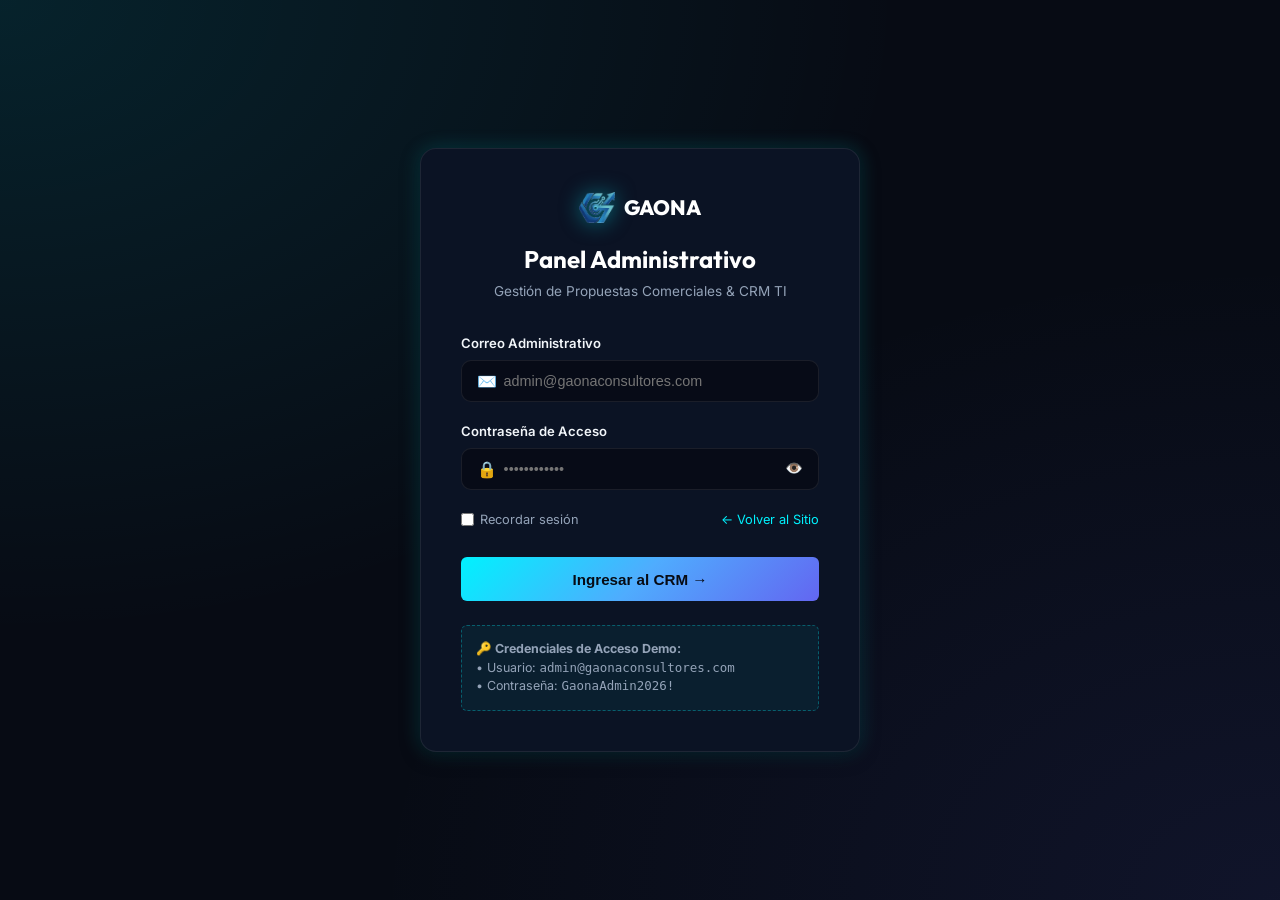
<file: admin.html>
<!DOCTYPE html>
<html lang="es">
<head>
  <meta charset="UTF-8">
  <meta name="viewport" content="width=device-width, initial-scale=1.0">
  <title>Panel Administrativo & CRM Kanban | Gaona Consultores TI</title>
  
  <meta name="robots" content="noindex, nofollow">
  <meta name="theme-color" content="#070b14">

  <!-- Google Fonts: Outfit, Inter & JetBrains Mono -->
  <link rel="preconnect" href="https://fonts.googleapis.com">
  <link rel="preconnect" href="https://fonts.gstatic.com" crossorigin>
  <link href="https://fonts.googleapis.com/css2?family=Inter:wght@300;400;500;600;700&family=Outfit:wght@500;600;700;800;900&family=JetBrains+Mono:wght@500;700&display=swap" rel="stylesheet">

  <!-- Favicon -->
  <link rel="icon" href="assets/images/logo-icon.png" type="image/png">

  <!-- Admin Stylesheet -->
  <link rel="stylesheet" href="css/admin.css">
</head>
<body>

  <!-- ==========================================================================
       1. LOGIN INDEPENDIENTE / ACCESS PORTAL VIEW
       ========================================================================== -->
  <div class="login-wrapper" id="loginView">
    <div class="login-card">
      
      <div class="login-header">
        <div class="login-logo">
          <img src="assets/images/logo-icon.png" alt="Gaona Logo">
          <span>GAONA</span>
        </div>
        <h2 class="login-title">Panel Administrativo</h2>
        <p class="login-subtitle">Gestión de Propuestas Comerciales &amp; CRM TI</p>
      </div>

      <div class="login-alert" id="loginAlert">
        <span>⚠️</span>
        <span id="loginAlertText">Credenciales incorrectas.</span>
      </div>

      <form class="login-form" id="loginForm">
        <div class="form-group">
          <label for="loginEmail" class="form-label">Correo Administrativo</label>
          <div class="input-with-icon">
            <span class="input-icon">✉️</span>
            <input type="text" id="loginEmail" class="admin-input" placeholder="admin@gaonaconsultores.com" required autocomplete="username">
          </div>
        </div>

        <div class="form-group">
          <label for="loginPassword" class="form-label">Contraseña de Acceso</label>
          <div class="input-with-icon">
            <span class="input-icon">🔒</span>
            <input type="password" id="loginPassword" class="admin-input" placeholder="••••••••••••" required autocomplete="current-password">
            <button type="button" class="password-toggle-btn" id="togglePasswordBtn" title="Mostrar/Ocultar">👁️</button>
          </div>
        </div>

        <div style="display:flex; justify-content:space-between; align-items:center; font-size:0.8rem;">
          <label style="display:flex; align-items:center; gap:0.4rem; cursor:pointer; color:var(--text-secondary);">
            <input type="checkbox" id="rememberMe" style="accent-color:var(--accent-cyan);"> Recordar sesión
          </label>
          <a href="index.html" style="color:var(--accent-cyan); text-decoration:none;">← Volver al Sitio</a>
        </div>

        <button type="submit" class="btn-admin btn-admin-primary" style="width:100%; padding:0.85rem; font-size:0.95rem; margin-top:0.5rem;">
          Ingresar al CRM →
        </button>
      </form>

      <div class="login-demo-hint">
        <strong>🔑 Credenciales de Acceso Demo:</strong><br>
        • Usuario: <code>admin@gaonaconsultores.com</code><br>
        • Contraseña: <code>GaonaAdmin2026!</code>
      </div>

    </div>
  </div>

  <!-- ==========================================================================
       2. MAIN ADMIN APP / KANBAN CRM DASHBOARD VIEW
       ========================================================================== -->
  <div class="admin-app" id="adminAppView" style="display:none;">
    
    <!-- Sidebar -->
    <aside class="admin-sidebar" id="adminSidebar">
      <div class="sidebar-header">
        <a href="admin.html" style="display:flex; align-items:center; gap:0.6rem; text-decoration:none;">
          <img src="assets/images/logo-icon.png" alt="Logo" style="width:28px; height:28px; object-fit:contain;">
          <div style="display:flex; flex-direction:column;">
            <span style="font-family:var(--font-heading); font-size:1.05rem; font-weight:800; color:#fff; line-height:1;">GAONA</span>
            <span style="font-size:0.55rem; color:var(--accent-cyan); font-weight:700; letter-spacing:0.08em; text-transform:uppercase;">CRM Empresarial</span>
          </div>
        </a>
      </div>

      <nav class="sidebar-nav">
        <div class="nav-section-title">Gestión Comercial</div>
        <a class="sidebar-link active" id="menuKanban">
          <span class="sidebar-icon">📊</span>
          <span>Tablero Kanban</span>
        </a>
        <a class="sidebar-link" onclick="document.getElementById('viewTableBtn').click();">
          <span class="sidebar-icon">📑</span>
          <span>Lista de Propuestas</span>
        </a>
        <a class="sidebar-link" onclick="openNewProposalModal();">
          <span class="sidebar-icon">➕</span>
          <span>Nueva Propuesta</span>
        </a>

        <div class="nav-section-title">Accesos Rápidos</div>
        <a href="index.html" target="_blank" class="sidebar-link">
          <span class="sidebar-icon">🌐</span>
          <span>Ver Sitio Web</span>
        </a>
        <a href="docs/Propuesta_Tecnica_Gaona_Consultores_TI.pdf" target="_blank" class="sidebar-link">
          <span class="sidebar-icon">📄</span>
          <span>Propuesta Técnica PDF</span>
        </a>
      </nav>

      <div class="sidebar-footer">
        <div class="user-profile">
          <div class="user-avatar" id="userAvatarBadge">GA</div>
          <div class="user-info">
            <h4 id="userDisplayName">Administrador TI</h4>
            <p id="userDisplayEmail">admin@gaonaconsultores.com</p>
          </div>
        </div>
        <button class="logout-btn" id="logoutBtn" title="Cerrar Sesión">🚪</button>
      </div>
    </aside>

    <!-- Main Content Area -->
    <main class="admin-main">
      
      <!-- Topbar -->
      <header class="admin-topbar">
        <div class="topbar-title-box">
          <h1>Seguimiento de Propuestas &amp; Clientes B2B</h1>
        </div>

        <div class="topbar-actions">
          <button class="btn-admin btn-admin-secondary" id="exportDataBtn" title="Descargar reporte en formato CSV">
            📥 Exportar CSV
          </button>
          <button class="btn-admin btn-admin-secondary" id="resetDemoDataBtn" title="Restaurar datos de muestra">
            🔄 Datos Demo
          </button>
          <button class="btn-admin btn-admin-primary" id="newProposalBtn">
            ➕ Nueva Propuesta
          </button>
        </div>
      </header>

      <!-- Content Body -->
      <div class="content-body">
        
        <!-- KPI Metrics Grid -->
        <section class="kpi-grid" aria-label="Métricas clave de ventas">
          
          <div class="kpi-card">
            <div class="kpi-header">
              <span class="kpi-title">Pipeline Total Activo</span>
              <span class="kpi-icon">💰</span>
            </div>
            <div class="kpi-value" id="kpiTotalPipeline">$0 MXN</div>
            <div class="kpi-subtext">● En negociación y cotización</div>
          </div>

          <div class="kpi-card">
            <div class="kpi-header">
              <span class="kpi-title">Propuestas en Trámite</span>
              <span class="kpi-icon">📈</span>
            </div>
            <div class="kpi-value" id="kpiActiveLeads">0</div>
            <div class="kpi-subtext">● Prospectos calificados</div>
          </div>

          <div class="kpi-card">
            <div class="kpi-header">
              <span class="kpi-title">Proyectos Ganados</span>
              <span class="kpi-icon">✅</span>
            </div>
            <div class="kpi-value" id="kpiWonValue">$0 MXN</div>
            <div class="kpi-subtext">● Cierres confirmados</div>
          </div>

          <div class="kpi-card">
            <div class="kpi-header">
              <span class="kpi-title">Tasa de Conversión</span>
              <span class="kpi-icon">🎯</span>
            </div>
            <div class="kpi-value" id="kpiConversionRate">0%</div>
            <div class="kpi-subtext">● Ratio de efectividad comercial</div>
          </div>

        </section>

        <!-- Controls Toolbar (Search, Filter, View Switch) -->
        <section class="controls-bar">
          
          <div class="search-box">
            <span class="search-icon">🔍</span>
            <input type="text" id="crmSearchInput" class="admin-input" placeholder="Buscar por empresa, cliente o ID...">
          </div>

          <div class="filter-group">
            <select id="crmServiceFilter" class="filter-select">
              <option value="all">Todos los Servicios</option>
              <option value="Arquitectura Cloud & DevOps">Cloud &amp; DevOps</option>
              <option value="Ciberseguridad & SOC 24/7">Ciberseguridad &amp; SOC</option>
              <option value="Desarrollo de Software a Medida">Software a Medida</option>
              <option value="Infraestructura & Redes">Infraestructura &amp; Redes</option>
              <option value="Consultoría Estratégica & Gobierno TI">Consultoría TI</option>
            </select>

            <select id="crmPriorityFilter" class="filter-select">
              <option value="all">Todas las Prioridades</option>
              <option value="alta">Prioridad Alta 🔥</option>
              <option value="media">Prioridad Media ⚡</option>
              <option value="baja">Prioridad Baja 🟢</option>
            </select>

            <div class="view-switch">
              <button class="view-btn active" id="viewKanbanBtn" title="Vista Tablero Kanban">
                <span>📋</span> Kanban
              </button>
              <button class="view-btn" id="viewTableBtn" title="Vista Tabla Lista">
                <span>📑</span> Tabla
              </button>
            </div>
          </div>

        </section>

        <!-- Kanban Board View -->
        <section class="kanban-board" id="kanbanBoard" aria-label="Tablero Kanban de Propuestas">
          <!-- Columns rendered dynamically via JS -->
        </section>

        <!-- Table View Alternative -->
        <section class="table-view-container" id="tableViewContainer">
          <table class="admin-table">
            <thead>
              <tr>
                <th>ID</th>
                <th>Empresa</th>
                <th>Contacto</th>
                <th>Servicio</th>
                <th>Valor Estimado</th>
                <th>Etapa</th>
                <th>Prioridad</th>
                <th>Fecha</th>
                <th>Acciones</th>
              </tr>
            </thead>
            <tbody id="tableBody">
              <!-- Rendered dynamically via JS -->
            </tbody>
          </table>
        </section>

      </div>
    </main>

  </div>

  <!-- ==========================================================================
       3. PROPOSAL CREATE / EDIT MODAL
       ========================================================================== -->
  <div class="admin-modal-backdrop" id="proposalModal" role="dialog" aria-modal="true">
    <div class="admin-modal-card">
      <div class="modal-header">
        <h3 id="modalFormTitle">➕ Registrar Nueva Propuesta / Lead</h3>
        <button class="action-icon-btn close-admin-modal-btn" style="width:30px; height:30px; font-size:1rem;">✕</button>
      </div>

      <form id="proposalForm" style="display:flex; flex-direction:column; gap:1rem;">
        <input type="hidden" id="propIdField">

        <div class="modal-grid-2">
          <div class="form-group">
            <label class="form-label">Nombre de la Empresa *</label>
            <input type="text" id="propCompanyField" class="admin-input no-icon" placeholder="Ej. Finanzas Globales S.A." required>
          </div>
          <div class="form-group">
            <label class="form-label">Contacto / Titular *</label>
            <input type="text" id="propClientField" class="admin-input no-icon" placeholder="Ej. Lic. Laura Gómez (CTO)" required>
          </div>
        </div>

        <div class="modal-grid-2">
          <div class="form-group">
            <label class="form-label">Correo Electrónico *</label>
            <input type="email" id="propEmailField" class="admin-input no-icon" placeholder="laura.gomez@empresa.com" required>
          </div>
          <div class="form-group">
            <label class="form-label">Teléfono / WhatsApp</label>
            <input type="tel" id="propPhoneField" class="admin-input no-icon" placeholder="+52 55 1234 5678">
          </div>
        </div>

        <div class="modal-grid-2">
          <div class="form-group">
            <label class="form-label">Servicio de Interés *</label>
            <select id="propServiceField" class="admin-select" required>
              <option value="Arquitectura Cloud & DevOps">Arquitectura Cloud &amp; DevOps</option>
              <option value="Ciberseguridad & SOC 24/7">Ciberseguridad &amp; SOC 24/7</option>
              <option value="Desarrollo de Software a Medida">Desarrollo de Software a Medida</option>
              <option value="Infraestructura & Redes">Infraestructura &amp; Redes</option>
              <option value="Consultoría Estratégica & Gobierno TI">Consultoría Estratégica &amp; Gobierno TI</option>
            </select>
          </div>
          <div class="form-group">
            <label class="form-label">Valor Estimado ($ MXN) *</label>
            <input type="number" id="propValueField" class="admin-input no-icon" placeholder="Ej. 75000" min="0" required>
          </div>
        </div>

        <div class="modal-grid-2">
          <div class="form-group">
            <label class="form-label">Etapa Inicial del Pipeline *</label>
            <select id="propStageField" class="admin-select" required>
              <option value="prospect">1. Prospectos / Leads</option>
              <option value="diagnosis">2. Diagnóstico Agendado</option>
              <option value="proposal">3. Propuesta Enviada</option>
              <option value="negotiation">4. En Negociación</option>
              <option value="won">5. Ganada / Cerrada ✅</option>
              <option value="lost">6. Perdida / Archivada ❌</option>
            </select>
          </div>
          <div class="form-group">
            <label class="form-label">Prioridad *</label>
            <select id="propPriorityField" class="admin-select" required>
              <option value="alta">Alta 🔥</option>
              <option value="media" selected>Media ⚡</option>
              <option value="baja">Baja 🟢</option>
            </select>
          </div>
        </div>

        <div class="form-group">
          <label class="form-label">Fecha de Registro / Creación</label>
          <input type="date" id="propDateField" class="admin-input no-icon" required>
        </div>

        <div class="form-group">
          <label class="form-label">Notas de Seguimiento &amp; Requerimientos</label>
          <textarea id="propNotesField" class="admin-textarea" rows="3" placeholder="Detalles de la infraestructura, acuerdos pactados o requerimientos específicos..."></textarea>
        </div>

        <div style="display:flex; justify-content:flex-end; gap:0.75rem; margin-top:0.75rem;">
          <button type="button" class="btn-admin btn-admin-secondary close-admin-modal-btn">Cancelar</button>
          <button type="submit" class="btn-admin btn-admin-primary">Guardar Propuesta</button>
        </div>
      </form>
    </div>
  </div>

  <!-- Admin JavaScript Engine -->
  <script src="js/admin.js"></script>
</body>
</html>
</file>
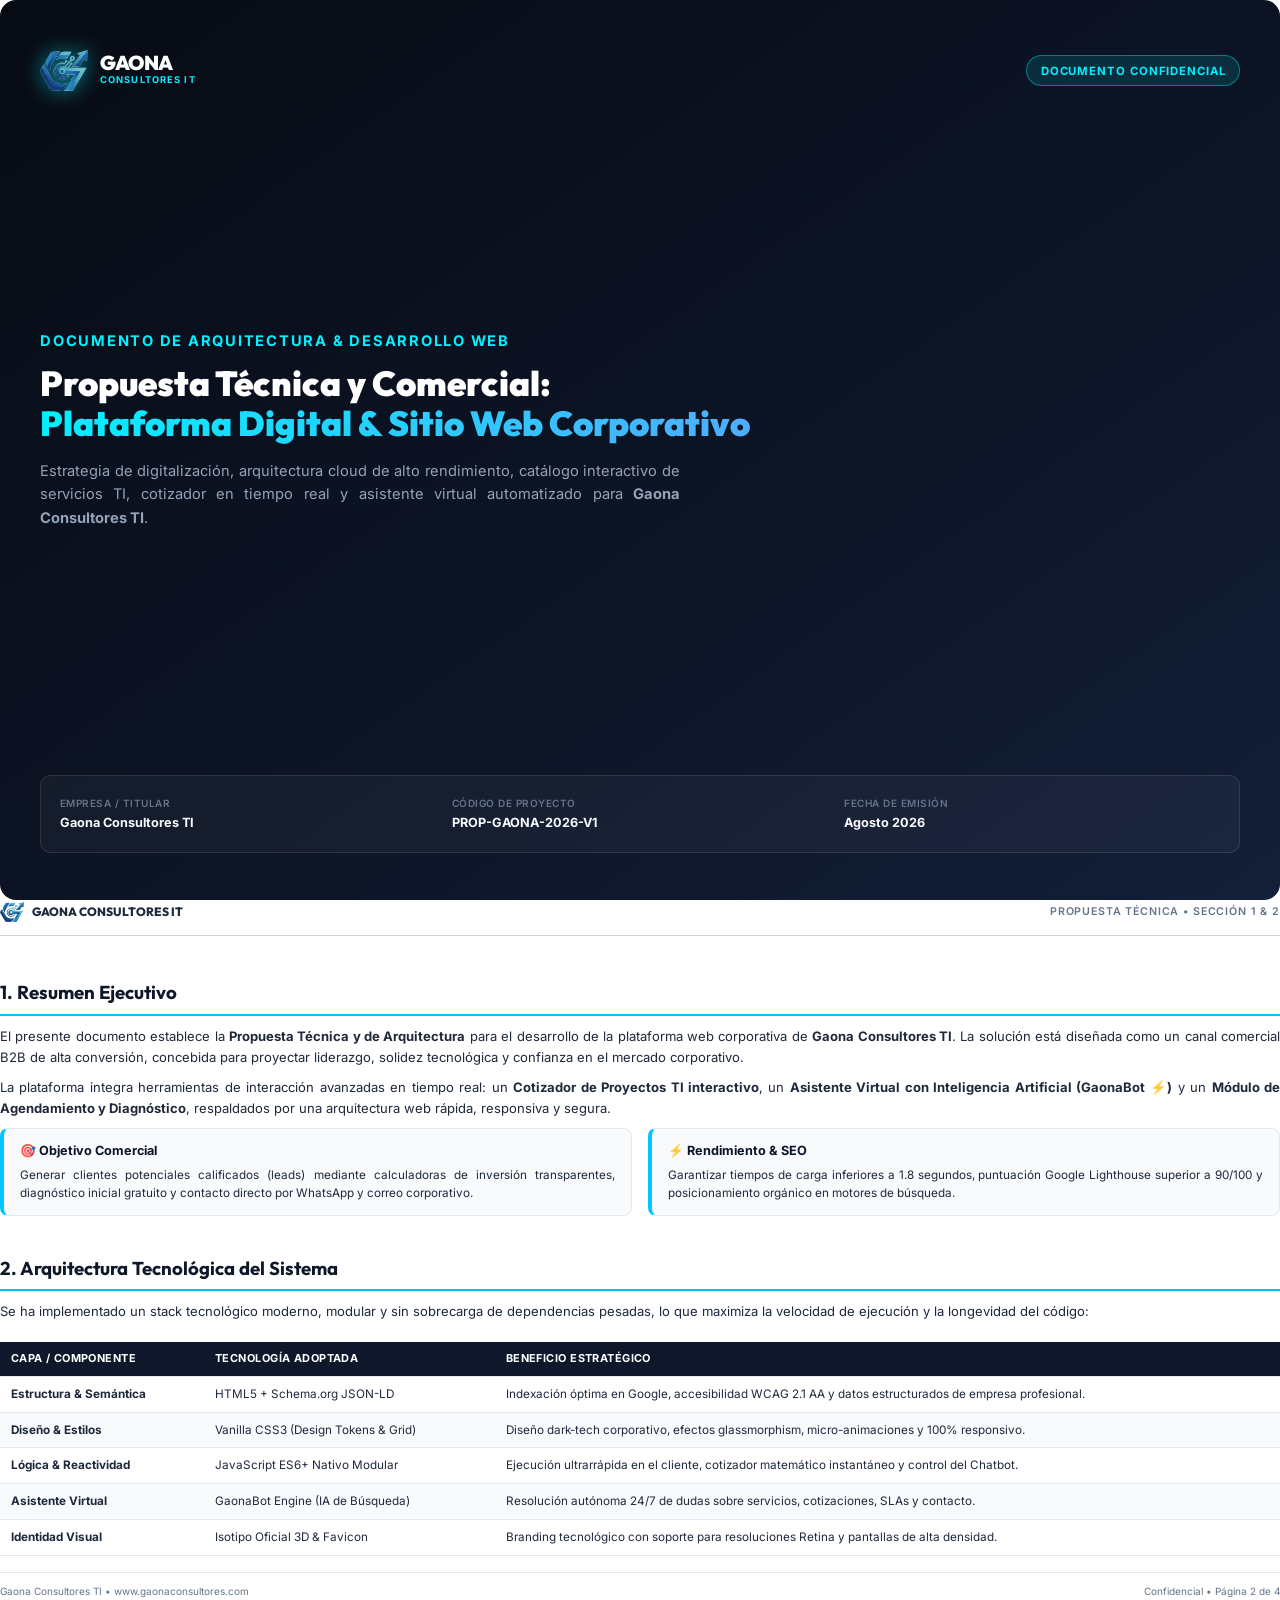
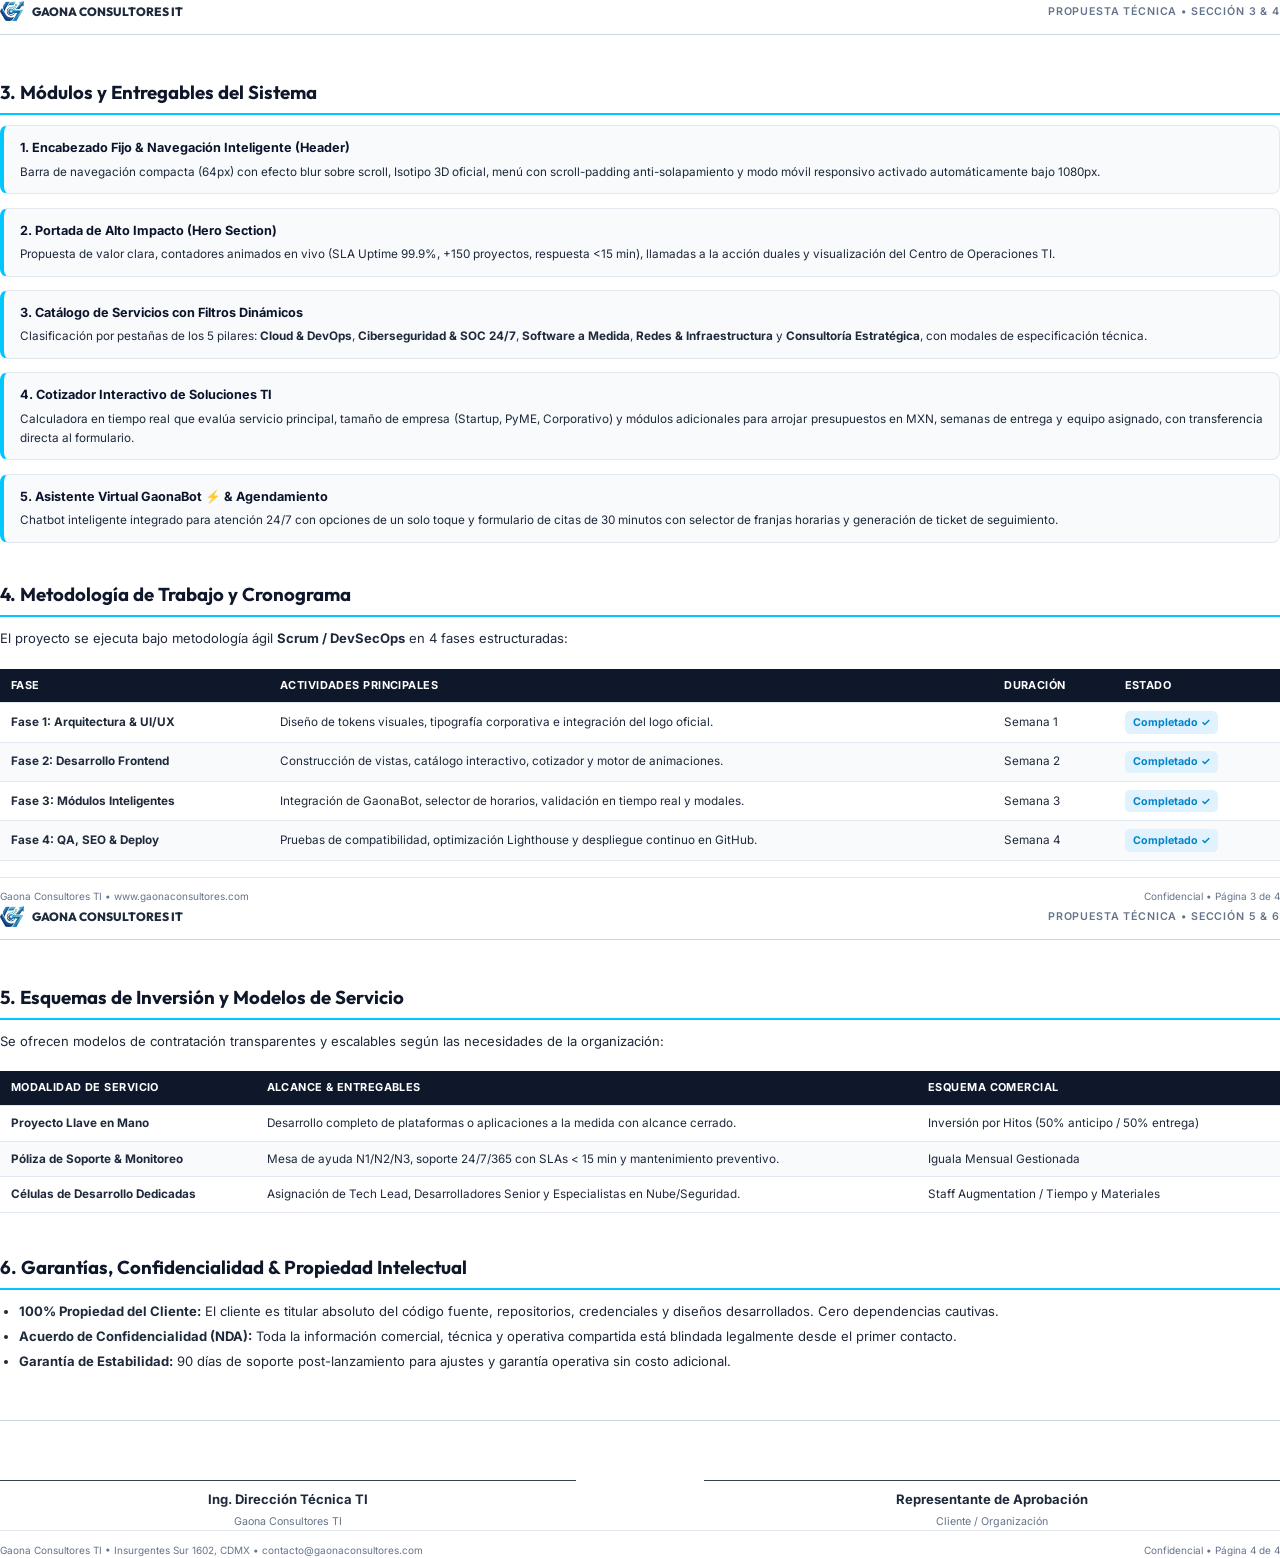
<file: docs/propuesta_tecnica.html>
<!DOCTYPE html>
<html lang="es">
<head>
  <meta charset="UTF-8">
  <title>Propuesta Técnica y Comercial - Gaona Consultores TI</title>
  
  <link rel="preconnect" href="https://fonts.googleapis.com">
  <link rel="preconnect" href="https://fonts.gstatic.com" crossorigin>
  <link href="https://fonts.googleapis.com/css2?family=Inter:wght@300;400;500;600;700&family=Outfit:wght@500;600;700;800;900&family=JetBrains+Mono:wght@500;700&display=swap" rel="stylesheet">

  <style>
    /* ==========================================================================
       PRINT & DOCUMENT ENGINE STYLES
       ========================================================================== */
    @page {
      size: A4 portrait;
      margin: 16mm 14mm 16mm 14mm;
      @bottom-right {
        content: counter(page);
      }
    }

    *, *::before, *::after {
      box-sizing: border-box;
      margin: 0;
      padding: 0;
    }

    body {
      font-family: 'Inter', -apple-system, BlinkMacSystemFont, 'Segoe UI', Roboto, sans-serif;
      color: #1e293b;
      background-color: #ffffff;
      line-height: 1.6;
      font-size: 9.8pt;
      -webkit-print-color-adjust: exact;
      print-color-adjust: exact;
    }

    .page {
      page-break-after: always;
      position: relative;
      min-height: 100%;
      display: flex;
      flex-direction: column;
    }

    .page:last-child {
      page-break-after: avoid;
    }

    /* Typography */
    h1, h2, h3, h4, .brand-font {
      font-family: 'Outfit', sans-serif;
      color: #0b132b;
      font-weight: 700;
    }

    h1 { font-size: 24pt; line-height: 1.15; }
    h2 { font-size: 14pt; margin-top: 18pt; margin-bottom: 8pt; color: #0f172a; border-bottom: 1.5pt solid #00c6ff; padding-bottom: 4pt; }
    h3 { font-size: 11pt; margin-top: 12pt; margin-bottom: 4pt; color: #1e3a8a; }
    h4 { font-size: 10pt; margin-top: 8pt; margin-bottom: 3pt; color: #334155; }
    p { margin-bottom: 7pt; text-align: justify; }

    /* Header & Footer on Inner Pages */
    .doc-header {
      display: flex;
      justify-content: space-between;
      align-items: center;
      padding-bottom: 8pt;
      border-bottom: 1pt solid #cbd5e1;
      margin-bottom: 14pt;
    }

    .doc-header-logo {
      display: flex;
      align-items: center;
      gap: 8px;
    }

    .doc-header-logo img {
      height: 24px;
      width: 24px;
      object-fit: contain;
    }

    .doc-header-title {
      font-size: 8pt;
      color: #64748b;
      text-transform: uppercase;
      letter-spacing: 0.08em;
      font-weight: 600;
    }

    .doc-footer {
      margin-top: auto;
      padding-top: 8pt;
      border-top: 1pt solid #e2e8f0;
      display: flex;
      justify-content: space-between;
      font-size: 7.5pt;
      color: #64748b;
    }

    /* Cover Page */
    .cover-page {
      height: 100vh;
      display: flex;
      flex-direction: column;
      justify-content: space-between;
      background: linear-gradient(145deg, #070b14 0%, #0d1527 60%, #131f38 100%);
      color: #ffffff;
      padding: 35pt 30pt;
      border-radius: 12pt;
    }

    .cover-top {
      display: flex;
      justify-content: space-between;
      align-items: center;
    }

    .cover-logo-box {
      display: flex;
      align-items: center;
      gap: 12px;
    }

    .cover-logo-img {
      height: 48px;
      width: 48px;
      object-fit: contain;
      filter: drop-shadow(0 0 10px rgba(0, 242, 254, 0.6));
    }

    .cover-badge {
      display: inline-block;
      padding: 4pt 10pt;
      background: rgba(0, 242, 254, 0.12);
      border: 1pt solid rgba(0, 242, 254, 0.4);
      color: #00f2fe;
      border-radius: 20pt;
      font-size: 8.5pt;
      font-weight: 700;
      text-transform: uppercase;
      letter-spacing: 0.08em;
    }

    .cover-main {
      margin: auto 0;
    }

    .cover-subtitle-tag {
      color: #00f2fe;
      font-size: 11pt;
      font-weight: 700;
      text-transform: uppercase;
      letter-spacing: 0.12em;
      margin-bottom: 8pt;
    }

    .cover-title {
      font-size: 26pt;
      font-weight: 900;
      color: #ffffff;
      line-height: 1.15;
      margin-bottom: 12pt;
    }

    .cover-title span {
      background: linear-gradient(135deg, #00f2fe 0%, #4facfe 100%);
      -webkit-background-clip: text;
      -webkit-text-fill-color: transparent;
    }

    .cover-desc {
      font-size: 11pt;
      color: #94a3b8;
      max-width: 480pt;
      line-height: 1.6;
    }

    .cover-meta-grid {
      display: grid;
      grid-template-columns: repeat(3, 1fr);
      gap: 12pt;
      background: rgba(255, 255, 255, 0.04);
      border: 1pt solid rgba(255, 255, 255, 0.1);
      border-radius: 8pt;
      padding: 14pt;
    }

    .meta-item-lbl {
      font-size: 7.5pt;
      color: #64748b;
      text-transform: uppercase;
      font-weight: 600;
      letter-spacing: 0.05em;
    }

    .meta-item-val {
      font-size: 9.5pt;
      font-weight: 700;
      color: #f8fafc;
      margin-top: 2pt;
    }

    /* Cards & Boxes */
    .info-card {
      background: #f8fafc;
      border: 1pt solid #e2e8f0;
      border-left: 3.5pt solid #00c6ff;
      border-radius: 6pt;
      padding: 9pt 12pt;
      margin-bottom: 10pt;
    }

    .info-card-title {
      font-weight: 700;
      color: #0b132b;
      margin-bottom: 3pt;
      font-size: 9.5pt;
    }

    .highlight-badge {
      background: #e0f2fe;
      color: #0284c7;
      font-weight: 700;
      padding: 2pt 6pt;
      border-radius: 4pt;
      font-size: 8pt;
      display: inline-block;
    }

    /* Tables */
    table {
      width: 100%;
      border-collapse: collapse;
      margin-top: 8pt;
      margin-bottom: 12pt;
      font-size: 8.8pt;
    }

    th, td {
      padding: 6pt 8pt;
      text-align: left;
      border-bottom: 1pt solid #e2e8f0;
    }

    th {
      background-color: #0f172a;
      color: #ffffff;
      font-weight: 700;
      font-size: 8.2pt;
      text-transform: uppercase;
      letter-spacing: 0.04em;
    }

    tr:nth-child(even) td {
      background-color: #f8fafc;
    }

    .tech-stack-badge {
      display: inline-block;
      background: #f1f5f9;
      border: 1pt solid #cbd5e1;
      color: #334155;
      padding: 2pt 6pt;
      border-radius: 4pt;
      font-size: 7.5pt;
      font-weight: 600;
      margin: 1pt 2pt;
    }

    /* Grids */
    .grid-2 {
      display: grid;
      grid-template-columns: 1fr 1fr;
      gap: 12pt;
    }

    .grid-3 {
      display: grid;
      grid-template-columns: 1fr 1fr 1fr;
      gap: 10pt;
    }

    .signature-box {
      margin-top: 25pt;
      padding-top: 10pt;
      border-top: 1pt solid #cbd5e1;
      display: flex;
      justify-content: space-between;
    }

    .signature-col {
      width: 45%;
      text-align: center;
    }

    .signature-line {
      border-bottom: 1pt solid #334155;
      height: 35pt;
      margin-bottom: 6pt;
    }

    ul, ol {
      margin-left: 14pt;
      margin-bottom: 8pt;
    }

    li {
      margin-bottom: 3pt;
    }
  </style>
</head>
<body>

  <!-- ==========================================================================
       PAGE 1: PORTADA / COVER
       ========================================================================== -->
  <div class="page">
    <div class="cover-page">
      <div class="cover-top">
        <div class="cover-logo-box">
          <img src="../assets/images/logo-icon.png" alt="Gaona Logo" class="cover-logo-img">
          <div>
            <div style="font-family:'Outfit'; font-size:15pt; font-weight:900; letter-spacing:-0.02em; line-height:1;">GAONA</div>
            <div style="font-size:7pt; color:#00f2fe; font-weight:700; letter-spacing:0.12em; text-transform:uppercase;">Consultores IT</div>
          </div>
        </div>
        <span class="cover-badge">Documento Confidencial</span>
      </div>

      <div class="cover-main">
        <div class="cover-subtitle-tag">Documento de Arquitectura &amp; Desarrollo Web</div>
        <h1 class="cover-title">
          Propuesta Técnica y Comercial:<br>
          <span>Plataforma Digital &amp; Sitio Web Corporativo</span>
        </h1>
        <p class="cover-desc">
          Estrategia de digitalización, arquitectura cloud de alto rendimiento, catálogo interactivo de servicios TI, cotizador en tiempo real y asistente virtual automatizado para <strong>Gaona Consultores TI</strong>.
        </p>
      </div>

      <div class="cover-meta-grid">
        <div>
          <div class="meta-item-lbl">Empresa / Titular</div>
          <div class="meta-item-val">Gaona Consultores TI</div>
        </div>
        <div>
          <div class="meta-item-lbl">Código de Proyecto</div>
          <div class="meta-item-val">PROP-GAONA-2026-V1</div>
        </div>
        <div>
          <div class="meta-item-lbl">Fecha de Emisión</div>
          <div class="meta-item-val">Agosto 2026</div>
        </div>
      </div>
    </div>
  </div>

  <!-- ==========================================================================
       PAGE 2: RESUMEN EJECUTIVO & OBJETIVOS
       ========================================================================== -->
  <div class="page">
    <div class="doc-header">
      <div class="doc-header-logo">
        <img src="../assets/images/logo-icon.png" alt="Logo">
        <span style="font-weight:800; font-family:'Outfit'; font-size:9pt;">GAONA CONSULTORES IT</span>
      </div>
      <div class="doc-header-title">Propuesta Técnica • Sección 1 &amp; 2</div>
    </div>

    <h2>1. Resumen Ejecutivo</h2>
    <p>
      El presente documento establece la <strong>Propuesta Técnica y de Arquitectura</strong> para el desarrollo de la plataforma web corporativa de <strong>Gaona Consultores TI</strong>. La solución está diseñada como un canal comercial B2B de alta conversión, concebida para proyectar liderazgo, solidez tecnológica y confianza en el mercado corporativo.
    </p>
    <p>
      La plataforma integra herramientas de interacción avanzadas en tiempo real: un <strong>Cotizador de Proyectos TI interactivo</strong>, un <strong>Asistente Virtual con Inteligencia Artificial (GaonaBot ⚡)</strong> y un <strong>Módulo de Agendamiento y Diagnóstico</strong>, respaldados por una arquitectura web rápida, responsiva y segura.
    </p>

    <div class="grid-2">
      <div class="info-card">
        <div class="info-card-title">🎯 Objetivo Comercial</div>
        <p style="font-size:8.8pt; margin:0;">
          Generar clientes potenciales calificados (leads) mediante calculadoras de inversión transparentes, diagnóstico inicial gratuito y contacto directo por WhatsApp y correo corporativo.
        </p>
      </div>
      <div class="info-card">
        <div class="info-card-title">⚡ Rendimiento &amp; SEO</div>
        <p style="font-size:8.8pt; margin:0;">
          Garantizar tiempos de carga inferiores a 1.8 segundos, puntuación Google Lighthouse superior a 90/100 y posicionamiento orgánico en motores de búsqueda.
        </p>
      </div>
    </div>

    <h2>2. Arquitectura Tecnológica del Sistema</h2>
    <p>
      Se ha implementado un stack tecnológico moderno, modular y sin sobrecarga de dependencias pesadas, lo que maximiza la velocidad de ejecución y la longevidad del código:
    </p>

    <table>
      <thead>
        <tr>
          <th>Capa / Componente</th>
          <th>Tecnología Adoptada</th>
          <th>Beneficio Estratégico</th>
        </tr>
      </thead>
      <tbody>
        <tr>
          <td><strong>Estructura &amp; Semántica</strong></td>
          <td>HTML5 + Schema.org JSON-LD</td>
          <td>Indexación óptima en Google, accesibilidad WCAG 2.1 AA y datos estructurados de empresa profesional.</td>
        </tr>
        <tr>
          <td><strong>Diseño &amp; Estilos</strong></td>
          <td>Vanilla CSS3 (Design Tokens &amp; Grid)</td>
          <td>Diseño dark-tech corporativo, efectos glassmorphism, micro-animaciones y 100% responsivo.</td>
        </tr>
        <tr>
          <td><strong>Lógica &amp; Reactividad</strong></td>
          <td>JavaScript ES6+ Nativo Modular</td>
          <td>Ejecución ultrarrápida en el cliente, cotizador matemático instantáneo y control del Chatbot.</td>
        </tr>
        <tr>
          <td><strong>Asistente Virtual</strong></td>
          <td>GaonaBot Engine (IA de Búsqueda)</td>
          <td>Resolución autónoma 24/7 de dudas sobre servicios, cotizaciones, SLAs y contacto.</td>
        </tr>
        <tr>
          <td><strong>Identidad Visual</strong></td>
          <td>Isotipo Oficial 3D &amp; Favicon</td>
          <td>Branding tecnológico con soporte para resoluciones Retina y pantallas de alta densidad.</td>
        </tr>
      </tbody>
    </table>

    <div class="doc-footer">
      <span>Gaona Consultores TI • www.gaonaconsultores.com</span>
      <span>Confidencial • Página 2 de 4</span>
    </div>
  </div>

  <!-- ==========================================================================
       PAGE 3: MÓDULOS DEL SITIO & PLAN DE TRABAJO
       ========================================================================== -->
  <div class="page">
    <div class="doc-header">
      <div class="doc-header-logo">
        <img src="../assets/images/logo-icon.png" alt="Logo">
        <span style="font-weight:800; font-family:'Outfit'; font-size:9pt;">GAONA CONSULTORES IT</span>
      </div>
      <div class="doc-header-title">Propuesta Técnica • Sección 3 &amp; 4</div>
    </div>

    <h2>3. Módulos y Entregables del Sistema</h2>
    
    <div class="info-card">
      <div class="info-card-title">1. Encabezado Fijo &amp; Navegación Inteligente (Header)</div>
      <p style="font-size:8.8pt; margin:0;">
        Barra de navegación compacta (64px) con efecto blur sobre scroll, Isotipo 3D oficial, menú con scroll-padding anti-solapamiento y modo móvil responsivo activado automáticamente bajo 1080px.
      </p>
    </div>

    <div class="info-card">
      <div class="info-card-title">2. Portada de Alto Impacto (Hero Section)</div>
      <p style="font-size:8.8pt; margin:0;">
        Propuesta de valor clara, contadores animados en vivo (SLA Uptime 99.9%, +150 proyectos, respuesta &lt;15 min), llamadas a la acción duales y visualización del Centro de Operaciones TI.
      </p>
    </div>

    <div class="info-card">
      <div class="info-card-title">3. Catálogo de Servicios con Filtros Dinámicos</div>
      <p style="font-size:8.8pt; margin:0;">
        Clasificación por pestañas de los 5 pilares: <strong>Cloud &amp; DevOps</strong>, <strong>Ciberseguridad &amp; SOC 24/7</strong>, <strong>Software a Medida</strong>, <strong>Redes &amp; Infraestructura</strong> y <strong>Consultoría Estratégica</strong>, con modales de especificación técnica.
      </p>
    </div>

    <div class="info-card">
      <div class="info-card-title">4. Cotizador Interactivo de Soluciones TI</div>
      <p style="font-size:8.8pt; margin:0;">
        Calculadora en tiempo real que evalúa servicio principal, tamaño de empresa (Startup, PyME, Corporativo) y módulos adicionales para arrojar presupuestos en MXN, semanas de entrega y equipo asignado, con transferencia directa al formulario.
      </p>
    </div>

    <div class="info-card">
      <div class="info-card-title">5. Asistente Virtual GaonaBot ⚡ &amp; Agendamiento</div>
      <p style="font-size:8.8pt; margin:0;">
        Chatbot inteligente integrado para atención 24/7 con opciones de un solo toque y formulario de citas de 30 minutos con selector de franjas horarias y generación de ticket de seguimiento.
      </p>
    </div>

    <h2>4. Metodología de Trabajo y Cronograma</h2>
    <p>
      El proyecto se ejecuta bajo metodología ágil <strong>Scrum / DevSecOps</strong> en 4 fases estructuradas:
    </p>

    <table>
      <thead>
        <tr>
          <th>Fase</th>
          <th>Actividades Principales</th>
          <th>Duración</th>
          <th>Estado</th>
        </tr>
      </thead>
      <tbody>
        <tr>
          <td><strong>Fase 1: Arquitectura &amp; UI/UX</strong></td>
          <td>Diseño de tokens visuales, tipografía corporativa e integración del logo oficial.</td>
          <td>Semana 1</td>
          <td><span class="highlight-badge">Completado ✓</span></td>
        </tr>
        <tr>
          <td><strong>Fase 2: Desarrollo Frontend</strong></td>
          <td>Construcción de vistas, catálogo interactivo, cotizador y motor de animaciones.</td>
          <td>Semana 2</td>
          <td><span class="highlight-badge">Completado ✓</span></td>
        </tr>
        <tr>
          <td><strong>Fase 3: Módulos Inteligentes</strong></td>
          <td>Integración de GaonaBot, selector de horarios, validación en tiempo real y modales.</td>
          <td>Semana 3</td>
          <td><span class="highlight-badge">Completado ✓</span></td>
        </tr>
        <tr>
          <td><strong>Fase 4: QA, SEO &amp; Deploy</strong></td>
          <td>Pruebas de compatibilidad, optimización Lighthouse y despliegue continuo en GitHub.</td>
          <td>Semana 4</td>
          <td><span class="highlight-badge">Completado ✓</span></td>
        </tr>
      </tbody>
    </table>

    <div class="doc-footer">
      <span>Gaona Consultores TI • www.gaonaconsultores.com</span>
      <span>Confidencial • Página 3 de 4</span>
    </div>
  </div>

  <!-- ==========================================================================
       PAGE 4: PROPUESTA COMERCIAL, GARANTÍA & FIRMAS
       ========================================================================== -->
  <div class="page">
    <div class="doc-header">
      <div class="doc-header-logo">
        <img src="../assets/images/logo-icon.png" alt="Logo">
        <span style="font-weight:800; font-family:'Outfit'; font-size:9pt;">GAONA CONSULTORES IT</span>
      </div>
      <div class="doc-header-title">Propuesta Técnica • Sección 5 &amp; 6</div>
    </div>

    <h2>5. Esquemas de Inversión y Modelos de Servicio</h2>
    <p>
      Se ofrecen modelos de contratación transparentes y escalables según las necesidades de la organización:
    </p>

    <table>
      <thead>
        <tr>
          <th>Modalidad de Servicio</th>
          <th>Alcance &amp; Entregables</th>
          <th>Esquema Comercial</th>
        </tr>
      </thead>
      <tbody>
        <tr>
          <td><strong>Proyecto Llave en Mano</strong></td>
          <td>Desarrollo completo de plataformas o aplicaciones a la medida con alcance cerrado.</td>
          <td>Inversión por Hitos (50% anticipo / 50% entrega)</td>
        </tr>
        <tr>
          <td><strong>Póliza de Soporte &amp; Monitoreo</strong></td>
          <td>Mesa de ayuda N1/N2/N3, soporte 24/7/365 con SLAs &lt; 15 min y mantenimiento preventivo.</td>
          <td>Iguala Mensual Gestionada</td>
        </tr>
        <tr>
          <td><strong>Células de Desarrollo Dedicadas</strong></td>
          <td>Asignación de Tech Lead, Desarrolladores Senior y Especialistas en Nube/Seguridad.</td>
          <td>Staff Augmentation / Tiempo y Materiales</td>
        </tr>
      </tbody>
    </table>

    <h2>6. Garantías, Confidencialidad &amp; Propiedad Intelectual</h2>
    <ul>
      <li><strong>100% Propiedad del Cliente:</strong> El cliente es titular absoluto del código fuente, repositorios, credenciales y diseños desarrollados. Cero dependencias cautivas.</li>
      <li><strong>Acuerdo de Confidencialidad (NDA):</strong> Toda la información comercial, técnica y operativa compartida está blindada legalmente desde el primer contacto.</li>
      <li><strong>Garantía de Estabilidad:</strong> 90 días de soporte post-lanzamiento para ajustes y garantía operativa sin costo adicional.</li>
    </ul>

    <div class="signature-box">
      <div class="signature-col">
        <div class="signature-line"></div>
        <strong>Ing. Dirección Técnica TI</strong><br>
        <span style="font-size:8pt; color:#64748b;">Gaona Consultores TI</span>
      </div>
      <div class="signature-col">
        <div class="signature-line"></div>
        <strong>Representante de Aprobación</strong><br>
        <span style="font-size:8pt; color:#64748b;">Cliente / Organización</span>
      </div>
    </div>

    <div class="doc-footer">
      <span>Gaona Consultores TI • Insurgentes Sur 1602, CDMX • contacto@gaonaconsultores.com</span>
      <span>Confidencial • Página 4 de 4</span>
    </div>
  </div>

</body>
</html>
</file>
<file: css/styles.css>
/* ==========================================================================
   GAONA CONSULTORES TI - MODERN DESIGN SYSTEM & STYLESHEET
   ========================================================================== */

:root {
  /* Color Palette - Deep Navy & Electric Tech Accents */
  --bg-primary: #070b14;
  --bg-secondary: #0d1527;
  --bg-tertiary: #131f38;
  --bg-card: rgba(15, 23, 42, 0.75);
  --bg-card-hover: rgba(26, 38, 66, 0.85);
  --bg-glass: rgba(13, 21, 39, 0.7);
  --bg-glass-elevated: rgba(24, 38, 70, 0.8);
  
  --border-subtle: rgba(255, 255, 255, 0.08);
  --border-glow: rgba(0, 229, 255, 0.3);
  --border-active: #00f2fe;

  --accent-cyan: #00f2fe;
  --accent-blue: #4facfe;
  --accent-indigo: #6366f1;
  --accent-purple: #8b5cf6;
  --accent-emerald: #10b981;
  --accent-amber: #f59e0b;
  --accent-rose: #f43f5e;

  /* Gradients */
  --grad-primary: linear-gradient(135deg, #00f2fe 0%, #4facfe 50%, #6366f1 100%);
  --grad-accent: linear-gradient(135deg, #00f2fe 0%, #00c6ff 100%);
  --grad-dark: linear-gradient(180deg, #070b14 0%, #0d1527 100%);
  --grad-card: linear-gradient(145deg, rgba(255, 255, 255, 0.04) 0%, rgba(255, 255, 255, 0.01) 100%);
  --grad-glow: radial-gradient(circle at 50% 50%, rgba(0, 242, 254, 0.15), transparent 70%);

  /* Typography */
  --font-heading: 'Outfit', -apple-system, BlinkMacSystemFont, 'Segoe UI', Roboto, sans-serif;
  --font-body: 'Inter', -apple-system, BlinkMacSystemFont, 'Segoe UI', Roboto, sans-serif;
  --font-mono: 'JetBrains Mono', 'Fira Code', monospace;

  /* Text Colors */
  --text-pure: #ffffff;
  --text-primary: #f1f5f9;
  --text-secondary: #94a3b8;
  --text-muted: #64748b;

  /* Shadows */
  --shadow-sm: 0 2px 8px rgba(0, 0, 0, 0.3);
  --shadow-md: 0 8px 24px rgba(0, 0, 0, 0.4);
  --shadow-lg: 0 16px 40px rgba(0, 0, 0, 0.6);
  --shadow-cyan-glow: 0 0 25px rgba(0, 242, 254, 0.25);
  --shadow-blue-glow: 0 0 30px rgba(79, 172, 254, 0.3);

  /* Spacing & Radii */
  --radius-sm: 8px;
  --radius-md: 14px;
  --radius-lg: 20px;
  --radius-xl: 28px;
  --radius-full: 9999px;

  --transition-fast: 0.2s cubic-bezier(0.4, 0, 0.2, 1);
  --transition-normal: 0.35s cubic-bezier(0.4, 0, 0.2, 1);
  --transition-bounce: 0.5s cubic-bezier(0.175, 0.885, 0.32, 1.275);
}

/* ==========================================================================
   RESET & BASE STYLES
   ========================================================================== */
*, *::before, *::after {
  box-sizing: border-box;
  margin: 0;
  padding: 0;
}

html {
  scroll-behavior: smooth;
  scroll-padding-top: 85px;
  font-size: 16px;
  color-scheme: dark;
}

section[id], .section {
  scroll-margin-top: 85px;
}

body {
  font-family: var(--font-body);
  background-color: var(--bg-primary);
  color: var(--text-primary);
  line-height: 1.65;
  overflow-x: hidden;
  position: relative;
  background-image: 
    radial-gradient(at 0% 0%, rgba(0, 242, 254, 0.08) 0px, transparent 50%),
    radial-gradient(at 100% 30%, rgba(99, 102, 241, 0.08) 0px, transparent 50%),
    radial-gradient(at 50% 80%, rgba(0, 242, 254, 0.05) 0px, transparent 60%);
  background-attachment: fixed;
}

img, picture, svg {
  max-width: 100%;
  display: block;
}

a {
  color: inherit;
  text-decoration: none;
  transition: color var(--transition-fast);
}

ul, ol {
  list-style: none;
}

button, input, select, textarea {
  font: inherit;
}

button {
  cursor: pointer;
  border: none;
  background: none;
}

/* ==========================================================================
   LAYOUT & CONTAINER
   ========================================================================== */
.container {
  width: 100%;
  max-width: 1240px;
  margin-left: auto;
  margin-right: auto;
  padding-left: 1.5rem;
  padding-right: 1.5rem;
}

.section {
  padding: 6.5rem 0;
  position: relative;
}

.section-header {
  text-align: center;
  max-width: 760px;
  margin: 0 auto 4rem auto;
}

.section-badge {
  display: inline-flex;
  align-items: center;
  gap: 0.5rem;
  padding: 0.4rem 1rem;
  border-radius: var(--radius-full);
  background: rgba(0, 242, 254, 0.1);
  border: 1px solid rgba(0, 242, 254, 0.25);
  color: var(--accent-cyan);
  font-size: 0.85rem;
  font-weight: 600;
  letter-spacing: 0.05em;
  text-transform: uppercase;
  margin-bottom: 1.25rem;
  box-shadow: 0 0 15px rgba(0, 242, 254, 0.15);
}

.section-title {
  font-family: var(--font-heading);
  font-size: clamp(2rem, 3.5vw, 2.75rem);
  font-weight: 700;
  line-height: 1.2;
  color: var(--text-pure);
  margin-bottom: 1.25rem;
  letter-spacing: -0.02em;
}

.section-subtitle {
  font-size: 1.1rem;
  color: var(--text-secondary);
  line-height: 1.7;
}

.text-gradient {
  background: var(--grad-primary);
  -webkit-background-clip: text;
  -webkit-text-fill-color: transparent;
  display: inline-block;
}

/* ==========================================================================
   HEADER & NAVBAR
   ========================================================================== */
.site-header {
  position: fixed;
  top: 0;
  left: 0;
  width: 100%;
  height: 64px;
  z-index: 1000;
  transition: all var(--transition-normal);
  padding: 0.65rem 0;
  background: rgba(7, 11, 20, 0.92);
  backdrop-filter: blur(16px);
  -webkit-backdrop-filter: blur(16px);
  border-bottom: 1px solid var(--border-subtle);
}

.site-header.scrolled {
  padding: 0.5rem 0;
  background: rgba(7, 11, 20, 0.98);
  box-shadow: 0 4px 20px rgba(0, 0, 0, 0.6);
}

.nav-container {
  display: flex;
  align-items: center;
  justify-content: space-between;
  gap: 1rem;
  height: 100%;
  flex-wrap: nowrap;
}

.brand-logo {
  display: inline-flex;
  align-items: center;
  gap: 0.55rem;
  font-family: var(--font-heading);
  color: var(--text-pure);
  flex-shrink: 0;
  text-decoration: none;
}

.brand-logo-img {
  width: 28px;
  height: 28px;
  object-fit: contain;
  filter: drop-shadow(0 0 6px rgba(0, 242, 254, 0.45));
  flex-shrink: 0;
  display: block;
}

.brand-text {
  display: flex;
  flex-direction: column;
  justify-content: center;
  gap: 1px;
}

.brand-name {
  line-height: 1;
  font-size: 0.95rem;
  font-weight: 800;
  letter-spacing: -0.01em;
  margin: 0;
}

.brand-tag {
  font-size: 0.52rem;
  color: var(--accent-cyan);
  font-weight: 700;
  letter-spacing: 0.08em;
  text-transform: uppercase;
  line-height: 1;
  margin: 0;
}

.nav-menu {
  display: flex;
  align-items: center;
  gap: 1.25rem;
  flex-shrink: 1;
}

.nav-link {
  font-size: 0.88rem;
  font-weight: 500;
  color: var(--text-secondary);
  position: relative;
  padding: 0.35rem 0;
  white-space: nowrap;
}

.nav-link:hover, .nav-link.active {
  color: var(--text-pure);
}

.nav-link::after {
  content: '';
  position: absolute;
  bottom: 0;
  left: 0;
  width: 0;
  height: 2px;
  background: var(--grad-accent);
  transition: width var(--transition-fast);
  border-radius: 2px;
}

.nav-link:hover::after, .nav-link.active::after {
  width: 100%;
}

.nav-actions {
  display: flex;
  align-items: center;
  gap: 0.75rem;
  flex-shrink: 0;
}

.menu-toggle {
  display: none;
  flex-direction: column;
  justify-content: center;
  gap: 6px;
  width: 40px;
  height: 40px;
  border-radius: var(--radius-sm);
  background: rgba(255, 255, 255, 0.05);
  border: 1px solid var(--border-subtle);
  padding: 8px;
}

.menu-toggle span {
  display: block;
  height: 2px;
  width: 100%;
  background-color: var(--text-pure);
  border-radius: 2px;
  transition: all var(--transition-fast);
}

.menu-toggle.active span:nth-child(1) {
  transform: translateY(8px) rotate(45deg);
}

.menu-toggle.active span:nth-child(2) {
  opacity: 0;
}

.menu-toggle.active span:nth-child(3) {
  transform: translateY(-8px) rotate(-45deg);
}

/* ==========================================================================
   BUTTONS & UI COMPONENTS
   ========================================================================== */
.btn {
  display: inline-flex;
  align-items: center;
  justify-content: center;
  gap: 0.6rem;
  padding: 0.8rem 1.6rem;
  border-radius: var(--radius-md);
  font-size: 0.95rem;
  font-weight: 600;
  transition: all var(--transition-normal);
  text-decoration: none;
  white-space: nowrap;
}

.btn-primary {
  background: var(--grad-primary);
  color: #070b14;
  font-weight: 700;
  box-shadow: 0 4px 15px rgba(0, 242, 254, 0.35);
  position: relative;
  overflow: hidden;
}

.btn-primary:hover {
  transform: translateY(-2px);
  box-shadow: 0 8px 25px rgba(0, 242, 254, 0.5);
  color: #05080e;
}

.btn-secondary {
  background: rgba(255, 255, 255, 0.05);
  color: var(--text-pure);
  border: 1px solid var(--border-subtle);
  backdrop-filter: blur(10px);
}

.btn-secondary:hover {
  background: rgba(255, 255, 255, 0.12);
  border-color: rgba(255, 255, 255, 0.2);
  transform: translateY(-2px);
  color: var(--accent-cyan);
}

.btn-outline-cyan {
  background: transparent;
  color: var(--accent-cyan);
  border: 1px solid rgba(0, 242, 254, 0.4);
}

.btn-outline-cyan:hover {
  background: rgba(0, 242, 254, 0.1);
  border-color: var(--accent-cyan);
  box-shadow: 0 0 15px rgba(0, 242, 254, 0.2);
}

.btn-sm {
  padding: 0.5rem 1rem;
  font-size: 0.85rem;
}

.btn-lg {
  padding: 1rem 2rem;
  font-size: 1.05rem;
  border-radius: var(--radius-md);
}

/* Glass Card */
.glass-card {
  background: var(--bg-card);
  backdrop-filter: blur(16px);
  -webkit-backdrop-filter: blur(16px);
  border: 1px solid var(--border-subtle);
  border-radius: var(--radius-lg);
  padding: 2rem;
  transition: all var(--transition-normal);
  position: relative;
  overflow: hidden;
}

.glass-card::before {
  content: '';
  position: absolute;
  inset: 0;
  border-radius: inherit;
  background: linear-gradient(135deg, rgba(255, 255, 255, 0.05) 0%, transparent 60%);
  pointer-events: none;
}

.glass-card:hover {
  border-color: rgba(0, 242, 254, 0.3);
  transform: translateY(-5px);
  box-shadow: 0 12px 30px rgba(0, 0, 0, 0.5), var(--shadow-cyan-glow);
}

/* ==========================================================================
   HERO SECTION
   ========================================================================== */
.hero-section {
  padding-top: clamp(6.5rem, 11vh, 8.5rem);
  padding-bottom: 5rem;
  min-height: 100vh;
  display: flex;
  align-items: center;
  position: relative;
  overflow: hidden;
}

.hero-grid {
  display: grid;
  grid-template-columns: 1.15fr 0.95fr;
  gap: 3.5rem;
  align-items: center;
}

.hero-content {
  position: relative;
  z-index: 2;
}

.hero-badge {
  display: inline-flex;
  align-items: center;
  gap: 0.5rem;
  padding: 0.45rem 1.1rem;
  background: rgba(0, 242, 254, 0.08);
  border: 1px solid rgba(0, 242, 254, 0.25);
  border-radius: var(--radius-full);
  color: var(--accent-cyan);
  font-size: 0.9rem;
  font-weight: 600;
  margin-bottom: 1.75rem;
  box-shadow: 0 0 20px rgba(0, 242, 254, 0.15);
}

.pulse-dot {
  width: 8px;
  height: 8px;
  background-color: var(--accent-cyan);
  border-radius: 50%;
  box-shadow: 0 0 10px var(--accent-cyan);
  animation: pulse 2s infinite;
}

@keyframes pulse {
  0% { transform: scale(0.95); box-shadow: 0 0 0 0 rgba(0, 242, 254, 0.7); }
  70% { transform: scale(1); box-shadow: 0 0 0 8px rgba(0, 242, 254, 0); }
  100% { transform: scale(0.95); box-shadow: 0 0 0 0 rgba(0, 242, 254, 0); }
}

.hero-title {
  font-family: var(--font-heading);
  font-size: clamp(2.4rem, 4.2vw, 3.75rem);
  font-weight: 800;
  line-height: 1.12;
  color: var(--text-pure);
  margin-bottom: 1.5rem;
  letter-spacing: -0.03em;
}

.hero-description {
  font-size: 1.15rem;
  color: var(--text-secondary);
  line-height: 1.75;
  margin-bottom: 2.25rem;
  max-width: 580px;
}

.hero-cta-group {
  display: flex;
  flex-wrap: wrap;
  gap: 1.25rem;
  margin-bottom: 3.5rem;
}

.hero-stats {
  display: grid;
  grid-template-columns: repeat(4, 1fr);
  gap: 1.5rem;
  padding-top: 2rem;
  border-top: 1px solid var(--border-subtle);
}

.stat-item {
  display: flex;
  flex-direction: column;
}

.stat-number {
  font-family: var(--font-heading);
  font-size: 2rem;
  font-weight: 800;
  color: var(--text-pure);
  line-height: 1.1;
  background: var(--grad-primary);
  -webkit-background-clip: text;
  -webkit-text-fill-color: transparent;
}

.stat-label {
  font-size: 0.8rem;
  color: var(--text-muted);
  font-weight: 500;
  margin-top: 0.35rem;
  text-transform: uppercase;
  letter-spacing: 0.05em;
}

/* Hero Media Showcase */
.hero-visual {
  position: relative;
}

.visual-frame {
  position: relative;
  border-radius: var(--radius-xl);
  overflow: hidden;
  border: 1px solid var(--border-glow);
  box-shadow: var(--shadow-lg), var(--shadow-cyan-glow);
  background: #000;
}

.hero-img {
  width: 100%;
  height: 480px;
  object-fit: cover;
  display: block;
  filter: brightness(0.9) contrast(1.1);
  transition: transform var(--transition-normal);
}

.visual-frame:hover .hero-img {
  transform: scale(1.03);
}

/* Floating Status Cards over Visual */
.floating-badge-top {
  position: absolute;
  top: 1.5rem;
  right: 1.5rem;
  background: rgba(13, 21, 39, 0.88);
  backdrop-filter: blur(12px);
  border: 1px solid rgba(0, 242, 254, 0.4);
  padding: 0.75rem 1.25rem;
  border-radius: var(--radius-md);
  box-shadow: var(--shadow-md);
  display: flex;
  align-items: center;
  gap: 0.75rem;
  z-index: 5;
}

.badge-icon {
  width: 32px;
  height: 32px;
  border-radius: 8px;
  background: rgba(0, 242, 254, 0.15);
  color: var(--accent-cyan);
  display: flex;
  align-items: center;
  justify-content: center;
  font-size: 1.1rem;
}

.badge-text-title {
  font-size: 0.8rem;
  font-weight: 700;
  color: var(--text-pure);
}

.badge-text-sub {
  font-size: 0.7rem;
  color: var(--accent-emerald);
  display: flex;
  align-items: center;
  gap: 0.3rem;
}

.floating-badge-bottom {
  position: absolute;
  bottom: 1.5rem;
  left: 1.5rem;
  background: rgba(13, 21, 39, 0.88);
  backdrop-filter: blur(12px);
  border: 1px solid rgba(99, 102, 241, 0.4);
  padding: 0.85rem 1.25rem;
  border-radius: var(--radius-md);
  box-shadow: var(--shadow-md);
  z-index: 5;
  max-width: 240px;
}

.mini-graph {
  display: flex;
  align-items: flex-end;
  gap: 4px;
  height: 28px;
  margin-top: 0.5rem;
}

.graph-bar {
  flex: 1;
  background: rgba(255, 255, 255, 0.15);
  border-radius: 2px;
}

.graph-bar:nth-child(1) { height: 40%; }
.graph-bar:nth-child(2) { height: 60%; }
.graph-bar:nth-child(3) { height: 75%; }
.graph-bar:nth-child(4) { height: 50%; }
.graph-bar:nth-child(5) { height: 90%; background: var(--accent-cyan); box-shadow: 0 0 8px var(--accent-cyan); }
.graph-bar:nth-child(6) { height: 100%; background: var(--accent-blue); }

/* ==========================================================================
   PARTNERS & TECH ECOSYSTEM
   ========================================================================== */
.ecosystem-bar {
  padding: 2.5rem 0;
  border-top: 1px solid var(--border-subtle);
  border-bottom: 1px solid var(--border-subtle);
  background: rgba(13, 21, 39, 0.4);
  position: relative;
  overflow: hidden;
}

.ecosystem-label {
  text-align: center;
  font-size: 0.85rem;
  text-transform: uppercase;
  letter-spacing: 0.1em;
  color: var(--text-muted);
  font-weight: 600;
  margin-bottom: 1.5rem;
}

.tech-badges-grid {
  display: flex;
  flex-wrap: wrap;
  justify-content: center;
  align-items: center;
  gap: 2rem;
}

.tech-item {
  display: flex;
  align-items: center;
  gap: 0.6rem;
  font-size: 0.95rem;
  font-weight: 600;
  color: var(--text-secondary);
  padding: 0.5rem 1rem;
  border-radius: var(--radius-sm);
  background: rgba(255, 255, 255, 0.03);
  border: 1px solid rgba(255, 255, 255, 0.05);
  transition: all var(--transition-fast);
}

.tech-item:hover {
  color: var(--accent-cyan);
  border-color: rgba(0, 242, 254, 0.3);
  background: rgba(0, 242, 254, 0.06);
  transform: translateY(-2px);
}

.tech-icon {
  font-size: 1.2rem;
}

/* ==========================================================================
   SERVICES SECTION & FILTERS
   ========================================================================== */
.services-tabs {
  display: flex;
  justify-content: center;
  flex-wrap: wrap;
  gap: 0.75rem;
  margin-bottom: 3.5rem;
}

.tab-btn {
  padding: 0.65rem 1.35rem;
  border-radius: var(--radius-full);
  font-size: 0.9rem;
  font-weight: 600;
  color: var(--text-secondary);
  background: rgba(255, 255, 255, 0.04);
  border: 1px solid var(--border-subtle);
  transition: all var(--transition-fast);
}

.tab-btn:hover {
  color: var(--text-pure);
  background: rgba(255, 255, 255, 0.08);
}

.tab-btn.active {
  color: #070b14;
  background: var(--grad-primary);
  border-color: transparent;
  font-weight: 700;
  box-shadow: 0 4px 15px rgba(0, 242, 254, 0.3);
}

.services-grid {
  display: grid;
  grid-template-columns: repeat(auto-fill, minmax(350px, 1fr));
  gap: 2rem;
}

.service-card {
  display: flex;
  flex-direction: column;
  height: 100%;
}

.service-header {
  display: flex;
  align-items: center;
  justify-content: space-between;
  margin-bottom: 1.5rem;
}

.service-icon-box {
  width: 56px;
  height: 56px;
  border-radius: var(--radius-md);
  background: rgba(0, 242, 254, 0.1);
  border: 1px solid rgba(0, 242, 254, 0.25);
  display: flex;
  align-items: center;
  justify-content: center;
  font-size: 1.75rem;
  color: var(--accent-cyan);
  transition: all var(--transition-normal);
}

.service-card:hover .service-icon-box {
  background: var(--grad-primary);
  color: #070b14;
  transform: scale(1.1) rotate(5deg);
  box-shadow: var(--shadow-cyan-glow);
}

.service-tag {
  font-size: 0.75rem;
  font-weight: 600;
  text-transform: uppercase;
  padding: 0.25rem 0.65rem;
  border-radius: var(--radius-sm);
  background: rgba(255, 255, 255, 0.06);
  color: var(--text-muted);
}

.service-title {
  font-family: var(--font-heading);
  font-size: 1.4rem;
  font-weight: 700;
  color: var(--text-pure);
  margin-bottom: 0.85rem;
  line-height: 1.3;
}

.service-desc {
  color: var(--text-secondary);
  font-size: 0.95rem;
  line-height: 1.6;
  margin-bottom: 1.5rem;
  flex-grow: 1;
}

.service-features {
  margin-bottom: 1.75rem;
  padding-top: 1rem;
  border-top: 1px solid var(--border-subtle);
}

.service-feature-item {
  display: flex;
  align-items: center;
  gap: 0.6rem;
  font-size: 0.88rem;
  color: var(--text-primary);
  margin-bottom: 0.5rem;
}

.feature-check {
  color: var(--accent-cyan);
  font-size: 0.9rem;
}

.service-card-footer {
  display: flex;
  align-items: center;
  justify-content: space-between;
  padding-top: 1.25rem;
  border-top: 1px solid var(--border-subtle);
}

.card-link {
  font-size: 0.9rem;
  font-weight: 600;
  color: var(--accent-cyan);
  display: inline-flex;
  align-items: center;
  gap: 0.4rem;
}

.card-link:hover {
  gap: 0.7rem;
  color: #fff;
}

/* ==========================================================================
   SOLUTIONS & CASE STUDIES
   ========================================================================== */
.cases-grid {
  display: grid;
  grid-template-columns: repeat(3, 1fr);
  gap: 2rem;
}

.case-card {
  border-radius: var(--radius-lg);
  overflow: hidden;
  background: var(--bg-card);
  border: 1px solid var(--border-subtle);
  transition: all var(--transition-normal);
  display: flex;
  flex-direction: column;
}

.case-card:hover {
  transform: translateY(-6px);
  border-color: var(--border-glow);
  box-shadow: var(--shadow-lg);
}

.case-img-wrap {
  height: 220px;
  position: relative;
  overflow: hidden;
}

.case-img {
  width: 100%;
  height: 100%;
  object-fit: cover;
  transition: transform var(--transition-normal);
}

.case-card:hover .case-img {
  transform: scale(1.08);
}

.case-industry {
  position: absolute;
  top: 1rem;
  left: 1rem;
  background: rgba(7, 11, 20, 0.8);
  backdrop-filter: blur(8px);
  padding: 0.35rem 0.85rem;
  border-radius: var(--radius-full);
  font-size: 0.75rem;
  font-weight: 700;
  color: var(--accent-cyan);
  border: 1px solid rgba(0, 242, 254, 0.3);
}

.case-body {
  padding: 1.75rem;
  display: flex;
  flex-direction: column;
  flex-grow: 1;
}

.case-title {
  font-family: var(--font-heading);
  font-size: 1.25rem;
  font-weight: 700;
  color: var(--text-pure);
  margin-bottom: 0.75rem;
  line-height: 1.35;
}

.case-desc {
  font-size: 0.92rem;
  color: var(--text-secondary);
  line-height: 1.6;
  margin-bottom: 1.5rem;
}

.case-metrics-box {
  display: grid;
  grid-template-columns: 1fr 1fr;
  gap: 1rem;
  padding: 1rem;
  background: rgba(255, 255, 255, 0.03);
  border-radius: var(--radius-md);
  margin-top: auto;
  border: 1px solid rgba(255, 255, 255, 0.05);
}

.case-metric-val {
  font-family: var(--font-heading);
  font-size: 1.4rem;
  font-weight: 800;
  color: var(--accent-cyan);
  line-height: 1.1;
}

.case-metric-lbl {
  font-size: 0.75rem;
  color: var(--text-muted);
}

/* ==========================================================================
   WHY CHOOSE GAONA / VALUE PROPOSITION
   ========================================================================== */
.why-grid {
  display: grid;
  grid-template-columns: repeat(auto-fit, minmax(280px, 1fr));
  gap: 2rem;
}

.why-card {
  padding: 2.25rem 1.75rem;
}

.why-icon {
  width: 52px;
  height: 52px;
  border-radius: 14px;
  background: linear-gradient(135deg, rgba(99, 102, 241, 0.2), rgba(0, 242, 254, 0.2));
  display: flex;
  align-items: center;
  justify-content: center;
  font-size: 1.5rem;
  color: var(--accent-cyan);
  margin-bottom: 1.5rem;
  border: 1px solid rgba(0, 242, 254, 0.2);
}

.why-title {
  font-family: var(--font-heading);
  font-size: 1.25rem;
  font-weight: 700;
  color: var(--text-pure);
  margin-bottom: 0.75rem;
}

.why-desc {
  font-size: 0.95rem;
  color: var(--text-secondary);
  line-height: 1.6;
}

/* ==========================================================================
   INTERACTIVE COST ESTIMATOR / COTIZADOR
   ========================================================================== */
.estimator-wrapper {
  background: var(--bg-card);
  border: 1px solid var(--border-glow);
  border-radius: var(--radius-xl);
  padding: 3rem;
  backdrop-filter: blur(20px);
  box-shadow: var(--shadow-lg), var(--shadow-cyan-glow);
}

.estimator-grid {
  display: grid;
  grid-template-columns: 1.2fr 0.8fr;
  gap: 3rem;
  align-items: start;
}

.estimator-step {
  margin-bottom: 2.25rem;
}

.step-label {
  display: flex;
  align-items: center;
  gap: 0.75rem;
  font-family: var(--font-heading);
  font-size: 1.15rem;
  font-weight: 700;
  color: var(--text-pure);
  margin-bottom: 1rem;
}

.step-badge {
  width: 28px;
  height: 28px;
  border-radius: 50%;
  background: var(--grad-primary);
  color: #070b14;
  display: flex;
  align-items: center;
  justify-content: center;
  font-size: 0.85rem;
  font-weight: 800;
}

.options-selector-grid {
  display: grid;
  grid-template-columns: repeat(auto-fit, minmax(180px, 1fr));
  gap: 1rem;
}

.calc-option-card {
  border: 1px solid var(--border-subtle);
  border-radius: var(--radius-md);
  padding: 1.1rem;
  background: rgba(255, 255, 255, 0.03);
  cursor: pointer;
  transition: all var(--transition-fast);
  display: flex;
  flex-direction: column;
  gap: 0.4rem;
  user-select: none;
}

.calc-option-card:hover {
  background: rgba(255, 255, 255, 0.06);
  border-color: rgba(0, 242, 254, 0.4);
}

.calc-option-card.selected {
  background: rgba(0, 242, 254, 0.12);
  border-color: var(--accent-cyan);
  box-shadow: 0 0 15px rgba(0, 242, 254, 0.2);
}

.calc-option-title {
  font-size: 0.95rem;
  font-weight: 700;
  color: var(--text-pure);
}

.calc-option-desc {
  font-size: 0.78rem;
  color: var(--text-muted);
}

.addon-checkbox-label {
  display: flex;
  align-items: center;
  justify-content: space-between;
  padding: 0.85rem 1.25rem;
  border-radius: var(--radius-md);
  border: 1px solid var(--border-subtle);
  background: rgba(255, 255, 255, 0.02);
  margin-bottom: 0.75rem;
  cursor: pointer;
  transition: all var(--transition-fast);
}

.addon-checkbox-label:hover {
  background: rgba(255, 255, 255, 0.05);
}

.addon-checkbox-label input[type="checkbox"] {
  accent-color: var(--accent-cyan);
  width: 18px;
  height: 18px;
  cursor: pointer;
}

/* Estimator Live Output Panel */
.estimator-summary-panel {
  background: linear-gradient(180deg, rgba(19, 31, 56, 0.9) 0%, rgba(13, 21, 39, 0.95) 100%);
  border: 1px solid rgba(0, 242, 254, 0.3);
  border-radius: var(--radius-lg);
  padding: 2.25rem;
  box-shadow: var(--shadow-md);
  position: sticky;
  top: 6rem;
}

.summary-header {
  border-bottom: 1px solid var(--border-subtle);
  padding-bottom: 1.25rem;
  margin-bottom: 1.5rem;
}

.summary-title {
  font-family: var(--font-heading);
  font-size: 1.2rem;
  font-weight: 700;
  color: var(--text-pure);
}

.estimate-price-box {
  margin-bottom: 1.75rem;
  text-align: center;
  padding: 1.25rem;
  background: rgba(0, 242, 254, 0.05);
  border-radius: var(--radius-md);
  border: 1px dashed rgba(0, 242, 254, 0.3);
}

.price-range-text {
  font-family: var(--font-heading);
  font-size: 2.25rem;
  font-weight: 800;
  color: var(--accent-cyan);
  line-height: 1.1;
}

.price-disclaimer {
  font-size: 0.75rem;
  color: var(--text-muted);
  margin-top: 0.5rem;
}

.summary-specs-list {
  margin-bottom: 2rem;
}

.spec-line {
  display: flex;
  justify-content: space-between;
  font-size: 0.88rem;
  margin-bottom: 0.75rem;
  color: var(--text-secondary);
}

.spec-line span:last-child {
  color: var(--text-pure);
  font-weight: 600;
}

/* ==========================================================================
   ABOUT US & PHILOSOPHY
   ========================================================================== */
.about-grid {
  display: grid;
  grid-template-columns: 1fr 1fr;
  gap: 3.5rem;
  align-items: center;
}

.about-features-list {
  display: grid;
  gap: 1.25rem;
  margin-top: 2rem;
}

.about-feature-box {
  display: flex;
  gap: 1rem;
  padding: 1.25rem;
  border-radius: var(--radius-md);
  background: rgba(255, 255, 255, 0.02);
  border: 1px solid var(--border-subtle);
  transition: all var(--transition-fast);
}

.about-feature-box:hover {
  background: rgba(255, 255, 255, 0.05);
  border-color: rgba(0, 242, 254, 0.25);
}

.about-icon {
  width: 42px;
  height: 42px;
  border-radius: 10px;
  background: rgba(0, 242, 254, 0.1);
  color: var(--accent-cyan);
  display: flex;
  align-items: center;
  justify-content: center;
  font-size: 1.25rem;
  flex-shrink: 0;
}

/* ==========================================================================
   TESTIMONIALS
   ========================================================================== */
.testimonials-grid {
  display: grid;
  grid-template-columns: repeat(auto-fit, minmax(320px, 1fr));
  gap: 2rem;
}

.testimonial-card {
  padding: 2.25rem;
  display: flex;
  flex-direction: column;
}

.stars-rating {
  color: var(--accent-amber);
  margin-bottom: 1.25rem;
  font-size: 1.1rem;
  letter-spacing: 2px;
}

.testimonial-quote {
  font-size: 1rem;
  color: var(--text-primary);
  line-height: 1.65;
  font-style: italic;
  margin-bottom: 1.75rem;
  flex-grow: 1;
}

.testimonial-author {
  display: flex;
  align-items: center;
  gap: 1rem;
  padding-top: 1.25rem;
  border-top: 1px solid var(--border-subtle);
}

.author-avatar {
  width: 48px;
  height: 48px;
  border-radius: 50%;
  background: var(--grad-primary);
  display: flex;
  align-items: center;
  justify-content: center;
  color: #070b14;
  font-weight: 700;
  font-size: 1.1rem;
}

.author-info h4 {
  font-size: 0.95rem;
  font-weight: 700;
  color: var(--text-pure);
}

.author-info p {
  font-size: 0.8rem;
  color: var(--text-muted);
}

/* ==========================================================================
   FAQ ACCORDION
   ========================================================================== */
.faq-container {
  max-width: 850px;
  margin: 0 auto;
}

.faq-item {
  border: 1px solid var(--border-subtle);
  border-radius: var(--radius-md);
  margin-bottom: 1rem;
  background: var(--bg-card);
  overflow: hidden;
  transition: all var(--transition-fast);
}

.faq-item:hover {
  border-color: rgba(0, 242, 254, 0.3);
}

.faq-item.active {
  border-color: var(--accent-cyan);
  box-shadow: 0 0 15px rgba(0, 242, 254, 0.15);
}

.faq-question {
  width: 100%;
  padding: 1.5rem;
  text-align: left;
  display: flex;
  align-items: center;
  justify-content: space-between;
  gap: 1rem;
  font-family: var(--font-heading);
  font-size: 1.1rem;
  font-weight: 700;
  color: var(--text-pure);
  cursor: pointer;
}

.faq-icon-arrow {
  font-size: 1.2rem;
  color: var(--accent-cyan);
  transition: transform var(--transition-normal);
}

.faq-item.active .faq-icon-arrow {
  transform: rotate(180deg);
}

.faq-answer {
  max-height: 0;
  overflow: hidden;
  transition: max-height 0.4s ease-out, padding 0.4s ease-out;
  padding: 0 1.5rem;
  color: var(--text-secondary);
  font-size: 0.95rem;
  line-height: 1.7;
}

.faq-item.active .faq-answer {
  max-height: 300px;
  padding-bottom: 1.5rem;
}

/* ==========================================================================
   CONTACT & APPOINTMENT SECTION
   ========================================================================== */
.contact-grid {
  display: grid;
  grid-template-columns: 0.9fr 1.1fr;
  gap: 3.5rem;
}

.contact-info-panel {
  display: flex;
  flex-direction: column;
  gap: 2rem;
}

.contact-card-item {
  display: flex;
  align-items: flex-start;
  gap: 1.25rem;
  padding: 1.25rem;
  border-radius: var(--radius-md);
  background: var(--bg-card);
  border: 1px solid var(--border-subtle);
  transition: all var(--transition-fast);
}

.contact-card-item:hover {
  border-color: rgba(0, 242, 254, 0.3);
  transform: translateX(5px);
}

.contact-icon {
  width: 48px;
  height: 48px;
  border-radius: 12px;
  background: rgba(0, 242, 254, 0.1);
  color: var(--accent-cyan);
  display: flex;
  align-items: center;
  justify-content: center;
  font-size: 1.4rem;
  flex-shrink: 0;
}

.contact-card-item h4 {
  font-size: 0.95rem;
  font-weight: 700;
  color: var(--text-pure);
  margin-bottom: 0.25rem;
}

.contact-card-item p, .contact-card-item a {
  font-size: 0.9rem;
  color: var(--text-secondary);
}

.contact-card-item a:hover {
  color: var(--accent-cyan);
}

/* Form Styles */
.form-card {
  background: var(--bg-card);
  border: 1px solid var(--border-glow);
  border-radius: var(--radius-xl);
  padding: 2.5rem;
  backdrop-filter: blur(16px);
  box-shadow: var(--shadow-lg);
}

.form-grid {
  display: grid;
  grid-template-columns: 1fr 1fr;
  gap: 1.25rem;
}

.form-group {
  display: flex;
  flex-direction: column;
  gap: 0.5rem;
}

.form-group.full-width {
  grid-column: span 2;
}

.form-label {
  font-size: 0.85rem;
  font-weight: 600;
  color: var(--text-primary);
}

.form-input, .form-select, .form-textarea {
  width: 100%;
  padding: 0.85rem 1.15rem;
  background: rgba(7, 11, 20, 0.8);
  border: 1px solid var(--border-subtle);
  border-radius: var(--radius-md);
  color: var(--text-pure);
  font-size: 0.95rem;
  transition: all var(--transition-fast);
}

.form-input:focus, .form-select:focus, .form-textarea:focus {
  outline: none;
  border-color: var(--accent-cyan);
  box-shadow: 0 0 0 3px rgba(0, 242, 254, 0.15);
  background: rgba(13, 21, 39, 0.9);
}

.form-input:user-valid {
  border-color: rgba(16, 185, 129, 0.6);
}

.form-textarea {
  min-height: 120px;
  resize: vertical;
}

/* Appointment Quick Booking Tab */
.booking-calendar-box {
  background: rgba(7, 11, 20, 0.5);
  border: 1px solid var(--border-subtle);
  border-radius: var(--radius-md);
  padding: 1.25rem;
  margin-top: 1rem;
}

.time-slots-grid {
  display: grid;
  grid-template-columns: repeat(4, 1fr);
  gap: 0.5rem;
  margin-top: 0.75rem;
}

.time-slot-btn {
  padding: 0.5rem;
  border-radius: var(--radius-sm);
  background: rgba(255, 255, 255, 0.05);
  border: 1px solid var(--border-subtle);
  font-size: 0.8rem;
  color: var(--text-secondary);
  font-weight: 600;
  text-align: center;
  transition: all var(--transition-fast);
}

.time-slot-btn:hover {
  color: #fff;
  background: rgba(255, 255, 255, 0.1);
}

.time-slot-btn.selected {
  background: var(--accent-cyan);
  color: #070b14;
  border-color: var(--accent-cyan);
  font-weight: 700;
}

/* ==========================================================================
   FOOTER
   ========================================================================== */
.site-footer {
  background: #04070d;
  border-top: 1px solid var(--border-subtle);
  padding: 5rem 0 2rem 0;
}

.footer-top {
  display: grid;
  grid-template-columns: 1.5fr 1fr 1fr 1.2fr;
  gap: 3rem;
  margin-bottom: 4rem;
}

.footer-desc {
  font-size: 0.9rem;
  color: var(--text-muted);
  line-height: 1.6;
  margin-top: 1.25rem;
  max-width: 320px;
}

.footer-title {
  font-family: var(--font-heading);
  font-size: 1rem;
  font-weight: 700;
  color: var(--text-pure);
  margin-bottom: 1.25rem;
  text-transform: uppercase;
  letter-spacing: 0.05em;
}

.footer-links {
  display: flex;
  flex-direction: column;
  gap: 0.75rem;
}

.footer-links a {
  font-size: 0.9rem;
  color: var(--text-secondary);
}

.footer-links a:hover {
  color: var(--accent-cyan);
  transform: translateX(4px);
}

.newsletter-form {
  display: flex;
  gap: 0.5rem;
  margin-top: 1rem;
}

.newsletter-input {
  flex: 1;
  padding: 0.7rem 1rem;
  background: rgba(255, 255, 255, 0.05);
  border: 1px solid var(--border-subtle);
  border-radius: var(--radius-sm);
  color: #fff;
  font-size: 0.85rem;
}

.footer-bottom {
  display: flex;
  align-items: center;
  justify-content: space-between;
  padding-top: 2rem;
  border-top: 1px solid rgba(255, 255, 255, 0.05);
  font-size: 0.85rem;
  color: var(--text-muted);
}

.social-links {
  display: flex;
  gap: 1rem;
}

.social-icon-btn {
  width: 36px;
  height: 36px;
  border-radius: 50%;
  background: rgba(255, 255, 255, 0.05);
  display: flex;
  align-items: center;
  justify-content: center;
  color: var(--text-secondary);
  border: 1px solid var(--border-subtle);
  transition: all var(--transition-fast);
}

.social-icon-btn:hover {
  color: var(--accent-cyan);
  border-color: var(--accent-cyan);
  background: rgba(0, 242, 254, 0.1);
  transform: translateY(-2px);
}

/* ==========================================================================
   MODALS & DIALOGS
   ========================================================================== */
.modal-backdrop {
  position: fixed;
  inset: 0;
  background: rgba(4, 7, 13, 0.8);
  backdrop-filter: blur(8px);
  -webkit-backdrop-filter: blur(8px);
  z-index: 2000;
  display: flex;
  align-items: center;
  justify-content: center;
  padding: 1.5rem;
  opacity: 0;
  visibility: hidden;
  transition: all var(--transition-normal);
}

.modal-backdrop.open {
  opacity: 1;
  visibility: visible;
}

.modal-content-card {
  background: var(--bg-secondary);
  border: 1px solid var(--border-glow);
  border-radius: var(--radius-xl);
  max-width: 650px;
  width: 100%;
  max-height: 90vh;
  overflow-y: auto;
  padding: 2.5rem;
  position: relative;
  box-shadow: var(--shadow-lg), var(--shadow-cyan-glow);
  transform: scale(0.95);
  transition: transform var(--transition-normal);
}

.modal-backdrop.open .modal-content-card {
  transform: scale(1);
}

.modal-close-btn {
  position: absolute;
  top: 1.25rem;
  right: 1.25rem;
  width: 36px;
  height: 36px;
  border-radius: 50%;
  background: rgba(255, 255, 255, 0.05);
  display: flex;
  align-items: center;
  justify-content: center;
  color: var(--text-secondary);
  font-size: 1.2rem;
  transition: all var(--transition-fast);
}

.modal-close-btn:hover {
  background: rgba(255, 255, 255, 0.15);
  color: #fff;
}

/* ==========================================================================
   FLOATING ELEMENTS & TOASTS
   ========================================================================== */
.floating-actions {
  position: fixed;
  bottom: 2rem;
  right: 2rem;
  display: flex;
  flex-direction: column;
  gap: 1rem;
  z-index: 999;
}

.float-btn {
  width: 54px;
  height: 54px;
  border-radius: 50%;
  display: flex;
  align-items: center;
  justify-content: center;
  font-size: 1.6rem;
  box-shadow: var(--shadow-lg);
  transition: all var(--transition-bounce);
}

.whatsapp-float {
  background: #25d366;
  color: #ffffff;
  box-shadow: 0 4px 20px rgba(37, 211, 102, 0.4);
}

.whatsapp-float:hover {
  transform: scale(1.1) rotate(8deg);
  box-shadow: 0 8px 25px rgba(37, 211, 102, 0.6);
}

.back-to-top {
  background: var(--bg-card);
  border: 1px solid var(--border-subtle);
  color: var(--text-pure);
  opacity: 0;
  visibility: hidden;
  transform: translateY(20px);
}

.back-to-top.visible {
  opacity: 1;
  visibility: visible;
  transform: translateY(0);
}

.back-to-top:hover {
  background: var(--grad-primary);
  color: #070b14;
  border-color: transparent;
  transform: translateY(-4px);
}

/* ==========================================================================
   CHATBOT WIDGET (GAONABOT)
   ========================================================================== */
.chat-trigger-btn {
  background: var(--grad-primary);
  color: #070b14;
  position: relative;
  box-shadow: 0 4px 20px rgba(0, 242, 254, 0.45);
  font-size: 1.4rem;
}

.chat-trigger-btn:hover {
  transform: scale(1.1);
  box-shadow: 0 6px 25px rgba(0, 242, 254, 0.7);
}

.chat-badge-pulse {
  position: absolute;
  top: -2px;
  right: -2px;
  width: 14px;
  height: 14px;
  background: var(--accent-cyan);
  border: 2px solid #070b14;
  border-radius: 50%;
  animation: pulse 2s infinite;
}

/* Chat Widget Container */
.chat-widget-box {
  position: fixed;
  bottom: 5.5rem;
  right: 2rem;
  width: 380px;
  max-width: calc(100vw - 2rem);
  height: 530px;
  max-height: calc(100vh - 7rem);
  background: rgba(13, 21, 39, 0.96);
  border: 1px solid var(--border-glow);
  backdrop-filter: blur(20px);
  -webkit-backdrop-filter: blur(20px);
  border-radius: var(--radius-xl);
  box-shadow: 0 20px 50px rgba(0, 0, 0, 0.7), var(--shadow-cyan-glow);
  z-index: 1050;
  display: flex;
  flex-direction: column;
  overflow: hidden;
  opacity: 0;
  visibility: hidden;
  transform: translateY(20px) scale(0.95);
  transition: all var(--transition-normal);
}

.chat-widget-box.open {
  opacity: 1;
  visibility: visible;
  transform: translateY(0) scale(1);
}

/* Chat Header */
.chat-widget-header {
  padding: 0.9rem 1.15rem;
  background: linear-gradient(135deg, rgba(0, 242, 254, 0.15) 0%, rgba(99, 102, 241, 0.15) 100%);
  border-bottom: 1px solid var(--border-subtle);
  display: flex;
  align-items: center;
  justify-content: space-between;
}

.chat-bot-profile {
  display: flex;
  align-items: center;
  gap: 0.75rem;
}

.chat-bot-avatar {
  width: 34px;
  height: 34px;
  border-radius: 50%;
  background: rgba(0, 242, 254, 0.15);
  border: 1px solid var(--border-glow);
  padding: 3px;
  display: flex;
  align-items: center;
  justify-content: center;
}

.chat-bot-avatar img {
  width: 100%;
  height: 100%;
  object-fit: contain;
}

.chat-bot-name {
  font-size: 0.92rem;
  font-weight: 700;
  color: var(--text-pure);
  line-height: 1.1;
}

.chat-bot-status {
  font-size: 0.72rem;
  color: var(--accent-emerald);
  display: flex;
  align-items: center;
  gap: 4px;
}

.chat-bot-status::before {
  content: '';
  width: 6px;
  height: 6px;
  border-radius: 50%;
  background: var(--accent-emerald);
  box-shadow: 0 0 6px var(--accent-emerald);
}

.chat-ctrl-btn {
  width: 30px;
  height: 30px;
  border-radius: 50%;
  background: rgba(255, 255, 255, 0.05);
  color: var(--text-secondary);
  display: flex;
  align-items: center;
  justify-content: center;
  font-size: 0.95rem;
  transition: all var(--transition-fast);
}

.chat-ctrl-btn:hover {
  background: rgba(255, 255, 255, 0.15);
  color: #fff;
}

/* Chat Messages Stream */
.chat-messages-body {
  flex: 1;
  overflow-y: auto;
  padding: 1.15rem;
  display: flex;
  flex-direction: column;
  gap: 0.9rem;
  scroll-behavior: smooth;
}

.chat-msg {
  display: flex;
  flex-direction: column;
  max-width: 86%;
  font-size: 0.88rem;
  line-height: 1.5;
  animation: fadeInMsg 0.25s ease-out;
}

@keyframes fadeInMsg {
  from { opacity: 0; transform: translateY(6px); }
  to { opacity: 1; transform: translateY(0); }
}

.chat-msg.bot {
  align-self: flex-start;
}

.chat-msg.user {
  align-self: flex-end;
}

.chat-bubble {
  padding: 0.75rem 0.95rem;
  border-radius: var(--radius-md);
  position: relative;
}

.chat-msg.bot .chat-bubble {
  background: rgba(26, 38, 66, 0.95);
  color: var(--text-primary);
  border: 1px solid var(--border-subtle);
  border-top-left-radius: 2px;
}

.chat-msg.user .chat-bubble {
  background: var(--grad-primary);
  color: #070b14;
  font-weight: 600;
  border-top-right-radius: 2px;
}

.chat-msg-time {
  font-size: 0.68rem;
  color: var(--text-muted);
  margin-top: 3px;
  padding: 0 4px;
}

.chat-msg.user .chat-msg-time {
  text-align: right;
}

/* Chat Action Chips & Buttons */
.chat-chips-group {
  display: flex;
  flex-wrap: wrap;
  gap: 0.4rem;
  margin-top: 0.5rem;
}

.chat-chip-btn {
  padding: 0.35rem 0.75rem;
  background: rgba(0, 242, 254, 0.08);
  border: 1px solid rgba(0, 242, 254, 0.3);
  color: var(--accent-cyan);
  border-radius: var(--radius-full);
  font-size: 0.78rem;
  font-weight: 600;
  transition: all var(--transition-fast);
  cursor: pointer;
}

.chat-chip-btn:hover {
  background: rgba(0, 242, 254, 0.2);
  color: #fff;
  border-color: var(--accent-cyan);
  transform: translateY(-1px);
}

.chat-action-link {
  display: inline-flex;
  align-items: center;
  gap: 4px;
  padding: 0.4rem 0.85rem;
  background: var(--grad-primary);
  color: #070b14 !important;
  font-weight: 700;
  border-radius: var(--radius-sm);
  font-size: 0.8rem;
  margin-top: 0.5rem;
  margin-right: 0.4rem;
  text-decoration: none;
}

.chat-action-link:hover {
  filter: brightness(1.1);
  transform: translateY(-1px);
}

/* Typing Indicator Animation */
.typing-bubble {
  display: flex;
  align-items: center;
  gap: 4px;
  padding: 0.65rem 0.9rem;
}

.typing-dot {
  width: 6px;
  height: 6px;
  border-radius: 50%;
  background: var(--accent-cyan);
  animation: typingBounce 1.2s infinite ease-in-out;
}

.typing-dot:nth-child(2) { animation-delay: 0.2s; }
.typing-dot:nth-child(3) { animation-delay: 0.4s; }

@keyframes typingBounce {
  0%, 80%, 100% { transform: translateY(0); opacity: 0.4; }
  40% { transform: translateY(-6px); opacity: 1; }
}

/* Chat Footer & Input */
.chat-widget-footer {
  padding: 0.75rem;
  border-top: 1px solid var(--border-subtle);
  background: rgba(7, 11, 20, 0.7);
}

.chat-input-form {
  display: flex;
  gap: 0.5rem;
  align-items: center;
}

.chat-input-field {
  flex: 1;
  padding: 0.6rem 0.9rem;
  background: rgba(255, 255, 255, 0.05);
  border: 1px solid var(--border-subtle);
  border-radius: var(--radius-md);
  color: #fff;
  font-size: 0.86rem;
  outline: none;
  transition: all var(--transition-fast);
}

.chat-input-field:focus {
  border-color: var(--accent-cyan);
  background: rgba(255, 255, 255, 0.08);
}

.chat-send-btn {
  width: 36px;
  height: 36px;
  border-radius: var(--radius-md);
  background: var(--grad-primary);
  color: #070b14;
  display: flex;
  align-items: center;
  justify-content: center;
  font-size: 1rem;
  font-weight: bold;
  flex-shrink: 0;
  transition: all var(--transition-fast);
}

.chat-send-btn:hover {
  transform: scale(1.05);
  box-shadow: 0 0 12px rgba(0, 242, 254, 0.5);
}

/* Toast System */
.toast-container {
  position: fixed;
  top: 1.5rem;
  right: 1.5rem;
  z-index: 3000;
  display: flex;
  flex-direction: column;
  gap: 0.75rem;
}

.toast-message {
  padding: 1rem 1.5rem;
  border-radius: var(--radius-md);
  background: rgba(13, 21, 39, 0.95);
  border: 1px solid var(--border-glow);
  backdrop-filter: blur(12px);
  color: var(--text-pure);
  font-size: 0.9rem;
  font-weight: 500;
  box-shadow: var(--shadow-lg);
  display: flex;
  align-items: center;
  gap: 0.75rem;
  animation: slideInRight 0.35s ease forwards;
}

.toast-success {
  border-color: var(--accent-emerald);
}

.toast-success::before {
  content: '✓';
  color: var(--accent-emerald);
  font-weight: 900;
}

@keyframes slideInRight {
  from { transform: translateX(100%); opacity: 0; }
  to { transform: translateX(0); opacity: 1; }
}

/* ==========================================================================
   RESPONSIVE DESIGN (MEDIA QUERIES)
   ========================================================================== */
@media (max-width: 1024px) {
  .hero-grid {
    grid-template-columns: 1fr;
    gap: 3rem;
  }

  .hero-content {
    text-align: center;
  }

  .hero-description {
    margin-left: auto;
    margin-right: auto;
  }

  .hero-cta-group {
    justify-content: center;
  }

  .hero-stats {
    grid-template-columns: repeat(2, 1fr);
  }

  .estimator-grid {
    grid-template-columns: 1fr;
  }

  .estimator-summary-panel {
    position: static;
  }

  .about-grid, .contact-grid {
    grid-template-columns: 1fr;
  }

  .cases-grid {
    grid-template-columns: 1fr;
  }

  .footer-top {
    grid-template-columns: 1fr 1fr;
  }
}

@media (max-width: 1080px) {
  .menu-toggle {
    display: flex;
  }

  .nav-menu {
    position: fixed;
    top: 70px;
    left: 0;
    width: 100%;
    background: rgba(7, 11, 20, 0.98);
    backdrop-filter: blur(20px);
    border-bottom: 1px solid var(--border-subtle);
    flex-direction: column;
    padding: 2rem 1.5rem;
    gap: 1.5rem;
    max-height: 0;
    overflow: hidden;
    transition: all var(--transition-normal);
  }

  .nav-menu.active {
    max-height: 480px;
  }

  .nav-actions .btn-sm {
    display: none;
  }
}

@media (max-width: 768px) {

  .section {
    padding: 4.5rem 0;
  }

  .form-grid {
    grid-template-columns: 1fr;
  }

  .form-group.full-width {
    grid-column: span 1;
  }

  .estimator-wrapper {
    padding: 1.75rem;
  }

  .footer-top {
    grid-template-columns: 1fr;
    gap: 2.5rem;
  }

  .footer-bottom {
    flex-direction: column;
    gap: 1rem;
    text-align: center;
  }
}
</file>
<file: css/admin.css>
/* ==========================================================================
   GAONA CONSULTORES TI - CRM & ADMIN DASHBOARD STYLESHEET
   ========================================================================== */

:root {
  --admin-bg: #070b14;
  --admin-sidebar-bg: #0b1324;
  --admin-card-bg: rgba(15, 23, 42, 0.85);
  --admin-surface-elevated: #1a2540;
  --admin-border: rgba(255, 255, 255, 0.08);
  --admin-border-focus: #00f2fe;

  --accent-cyan: #00f2fe;
  --accent-blue: #4facfe;
  --accent-indigo: #6366f1;
  --accent-purple: #8b5cf6;
  --accent-emerald: #10b981;
  --accent-amber: #f59e0b;
  --accent-rose: #f43f5e;

  --grad-primary: linear-gradient(135deg, #00f2fe 0%, #4facfe 50%, #6366f1 100%);
  --grad-surface: linear-gradient(145deg, rgba(255, 255, 255, 0.03) 0%, rgba(255, 255, 255, 0.01) 100%);

  --font-heading: 'Outfit', sans-serif;
  --font-body: 'Inter', sans-serif;
  --font-mono: 'JetBrains Mono', monospace;

  --text-pure: #ffffff;
  --text-primary: #f1f5f9;
  --text-secondary: #94a3b8;
  --text-muted: #64748b;

  --shadow-card: 0 4px 20px rgba(0, 0, 0, 0.4);
  --shadow-glow: 0 0 20px rgba(0, 242, 254, 0.2);

  --radius-sm: 6px;
  --radius-md: 10px;
  --radius-lg: 16px;
  --radius-full: 9999px;

  --transition-fast: 0.2s cubic-bezier(0.4, 0, 0.2, 1);
  --transition-normal: 0.3s cubic-bezier(0.4, 0, 0.2, 1);
}

*, *::before, *::after {
  box-sizing: border-box;
  margin: 0;
  padding: 0;
}

body {
  font-family: var(--font-body);
  background-color: var(--admin-bg);
  color: var(--text-primary);
  line-height: 1.5;
  min-height: 100vh;
  display: flex;
  flex-direction: column;
  overflow-x: hidden;
}

/* ==========================================================================
   1. LOGIN SCREEN / PORTAL DE ACCESO
   ========================================================================== */
.login-wrapper {
  min-height: 100vh;
  display: flex;
  align-items: center;
  justify-content: center;
  padding: 2rem 1.5rem;
  background-image: 
    radial-gradient(at 0% 0%, rgba(0, 242, 254, 0.1) 0px, transparent 50%),
    radial-gradient(at 100% 100%, rgba(99, 102, 241, 0.1) 0px, transparent 50%);
}

.login-card {
  width: 100%;
  max-width: 440px;
  background: var(--admin-sidebar-bg);
  border: 1px solid var(--admin-border);
  border-radius: var(--radius-lg);
  padding: 2.5rem;
  box-shadow: var(--shadow-card), var(--shadow-glow);
  position: relative;
  backdrop-filter: blur(16px);
}

.login-header {
  text-align: center;
  margin-bottom: 2rem;
}

.login-logo {
  display: inline-flex;
  align-items: center;
  gap: 0.6rem;
  margin-bottom: 1rem;
}

.login-logo img {
  width: 36px;
  height: 36px;
  object-fit: contain;
  filter: drop-shadow(0 0 10px rgba(0, 242, 254, 0.5));
}

.login-logo span {
  font-family: var(--font-heading);
  font-size: 1.3rem;
  font-weight: 800;
  color: var(--text-pure);
}

.login-title {
  font-family: var(--font-heading);
  font-size: 1.5rem;
  font-weight: 700;
  color: var(--text-pure);
}

.login-subtitle {
  font-size: 0.85rem;
  color: var(--text-secondary);
  margin-top: 0.25rem;
}

.login-form {
  display: flex;
  flex-direction: column;
  gap: 1.25rem;
}

.form-group {
  display: flex;
  flex-direction: column;
  gap: 0.4rem;
}

.form-label {
  font-size: 0.82rem;
  font-weight: 600;
  color: var(--text-primary);
}

.input-with-icon {
  position: relative;
  display: flex;
  align-items: center;
}

.input-icon {
  position: absolute;
  left: 1rem;
  color: var(--text-muted);
  font-size: 1rem;
  pointer-events: none;
}

.admin-input, .admin-select, .admin-textarea {
  width: 100%;
  padding: 0.75rem 1rem 0.75rem 2.6rem;
  background: rgba(7, 11, 20, 0.8);
  border: 1px solid var(--admin-border);
  border-radius: var(--radius-md);
  color: var(--text-pure);
  font-size: 0.9rem;
  transition: all var(--transition-fast);
}

.admin-input.no-icon, .admin-select, .admin-textarea {
  padding-left: 1rem;
}

.admin-input:focus, .admin-select:focus, .admin-textarea:focus {
  outline: none;
  border-color: var(--accent-cyan);
  box-shadow: 0 0 0 3px rgba(0, 242, 254, 0.15);
  background: rgba(13, 21, 39, 0.95);
}

.password-toggle-btn {
  position: absolute;
  right: 1rem;
  background: none;
  border: none;
  color: var(--text-muted);
  cursor: pointer;
  font-size: 0.9rem;
}

.password-toggle-btn:hover {
  color: var(--accent-cyan);
}

.login-alert {
  padding: 0.75rem;
  border-radius: var(--radius-sm);
  background: rgba(244, 63, 94, 0.15);
  border: 1px solid rgba(244, 63, 94, 0.4);
  color: #ff8095;
  font-size: 0.82rem;
  display: none;
  align-items: center;
  gap: 0.5rem;
}

.login-demo-hint {
  margin-top: 1.5rem;
  padding: 0.85rem;
  background: rgba(0, 242, 254, 0.05);
  border: 1px dashed rgba(0, 242, 254, 0.3);
  border-radius: var(--radius-sm);
  font-size: 0.78rem;
  color: var(--text-secondary);
}

/* ==========================================================================
   2. MAIN ADMIN LAYOUT
   ========================================================================== */
.admin-app {
  display: flex;
  min-height: 100vh;
}

/* Sidebar */
.admin-sidebar {
  width: 260px;
  background: var(--admin-sidebar-bg);
  border-right: 1px solid var(--admin-border);
  display: flex;
  flex-direction: column;
  flex-shrink: 0;
  transition: all var(--transition-normal);
  z-index: 100;
}

.sidebar-header {
  padding: 1.25rem 1.5rem;
  border-bottom: 1px solid var(--admin-border);
  display: flex;
  align-items: center;
  justify-content: space-between;
}

.sidebar-nav {
  padding: 1.25rem 0.85rem;
  display: flex;
  flex-direction: column;
  gap: 0.35rem;
  flex-grow: 1;
}

.nav-section-title {
  font-size: 0.7rem;
  font-weight: 700;
  text-transform: uppercase;
  letter-spacing: 0.1em;
  color: var(--text-muted);
  padding: 0.75rem 0.65rem 0.25rem 0.65rem;
}

.sidebar-link {
  display: flex;
  align-items: center;
  gap: 0.75rem;
  padding: 0.7rem 0.85rem;
  border-radius: var(--radius-md);
  color: var(--text-secondary);
  font-size: 0.88rem;
  font-weight: 500;
  text-decoration: none;
  transition: all var(--transition-fast);
  cursor: pointer;
}

.sidebar-link:hover {
  color: var(--text-pure);
  background: rgba(255, 255, 255, 0.04);
}

.sidebar-link.active {
  color: #070b14;
  background: var(--grad-primary);
  font-weight: 700;
}

.sidebar-link.active .sidebar-icon {
  color: #070b14;
}

.sidebar-icon {
  font-size: 1.1rem;
}

.sidebar-footer {
  padding: 1.25rem;
  border-top: 1px solid var(--admin-border);
  display: flex;
  align-items: center;
  justify-content: space-between;
}

.user-profile {
  display: flex;
  align-items: center;
  gap: 0.65rem;
}

.user-avatar {
  width: 34px;
  height: 34px;
  border-radius: 50%;
  background: var(--grad-primary);
  color: #070b14;
  font-weight: 800;
  font-size: 0.85rem;
  display: flex;
  align-items: center;
  justify-content: center;
}

.user-info h4 {
  font-size: 0.82rem;
  font-weight: 700;
  color: var(--text-pure);
  line-height: 1.1;
}

.user-info p {
  font-size: 0.7rem;
  color: var(--text-muted);
}

.logout-btn {
  background: none;
  border: none;
  color: var(--text-muted);
  font-size: 1.1rem;
  cursor: pointer;
  padding: 4px;
  transition: color var(--transition-fast);
}

.logout-btn:hover {
  color: var(--accent-rose);
}

/* Main Content Area */
.admin-main {
  flex-grow: 1;
  display: flex;
  flex-direction: column;
  min-width: 0;
}

.admin-topbar {
  height: 64px;
  border-bottom: 1px solid var(--admin-border);
  background: rgba(11, 19, 36, 0.7);
  backdrop-filter: blur(12px);
  padding: 0 2rem;
  display: flex;
  align-items: center;
  justify-content: space-between;
  gap: 1.5rem;
}

.topbar-title-box h1 {
  font-family: var(--font-heading);
  font-size: 1.25rem;
  font-weight: 700;
  color: var(--text-pure);
}

.topbar-actions {
  display: flex;
  align-items: center;
  gap: 0.85rem;
}

.content-body {
  padding: 1.75rem 2rem;
  flex-grow: 1;
  overflow-y: auto;
}

/* ==========================================================================
   3. KPI STATS CARDS
   ========================================================================== */
.kpi-grid {
  display: grid;
  grid-template-columns: repeat(4, 1fr);
  gap: 1.25rem;
  margin-bottom: 2rem;
}

.kpi-card {
  background: var(--admin-card-bg);
  border: 1px solid var(--admin-border);
  border-radius: var(--radius-md);
  padding: 1.25rem;
  position: relative;
  overflow: hidden;
  transition: all var(--transition-fast);
}

.kpi-card:hover {
  border-color: rgba(0, 242, 254, 0.3);
  transform: translateY(-2px);
}

.kpi-card::before {
  content: '';
  position: absolute;
  top: 0;
  left: 0;
  width: 4px;
  height: 100%;
  background: var(--accent-cyan);
}

.kpi-card:nth-child(2)::before { background: var(--accent-blue); }
.kpi-card:nth-child(3)::before { background: var(--accent-emerald); }
.kpi-card:nth-child(4)::before { background: var(--accent-purple); }

.kpi-header {
  display: flex;
  justify-content: space-between;
  align-items: center;
  margin-bottom: 0.5rem;
}

.kpi-title {
  font-size: 0.78rem;
  text-transform: uppercase;
  letter-spacing: 0.05em;
  color: var(--text-muted);
  font-weight: 600;
}

.kpi-icon {
  font-size: 1.1rem;
}

.kpi-value {
  font-family: var(--font-heading);
  font-size: 1.6rem;
  font-weight: 800;
  color: var(--text-pure);
  line-height: 1.1;
}

.kpi-subtext {
  font-size: 0.75rem;
  color: var(--accent-emerald);
  margin-top: 0.35rem;
}

/* ==========================================================================
   4. CONTROLS BAR (SEARCH, FILTERS, VIEW SWITCH)
   ========================================================================== */
.controls-bar {
  display: flex;
  align-items: center;
  justify-content: space-between;
  gap: 1rem;
  flex-wrap: wrap;
  margin-bottom: 1.75rem;
}

.search-box {
  position: relative;
  width: 320px;
  max-width: 100%;
}

.search-box input {
  padding-left: 2.3rem;
  padding-right: 1rem;
  height: 38px;
}

.search-icon {
  position: absolute;
  left: 0.85rem;
  top: 50%;
  transform: translateY(-50%);
  color: var(--text-muted);
  font-size: 0.9rem;
}

.filter-group {
  display: flex;
  align-items: center;
  gap: 0.75rem;
}

.filter-select {
  height: 38px;
  background: var(--admin-sidebar-bg);
  border: 1px solid var(--admin-border);
  color: var(--text-primary);
  border-radius: var(--radius-sm);
  padding: 0 0.85rem;
  font-size: 0.82rem;
}

.view-switch {
  display: flex;
  background: var(--admin-sidebar-bg);
  border: 1px solid var(--admin-border);
  border-radius: var(--radius-sm);
  padding: 3px;
}

.view-btn {
  padding: 0.35rem 0.75rem;
  border-radius: 4px;
  font-size: 0.8rem;
  font-weight: 600;
  color: var(--text-muted);
  background: none;
  border: none;
  cursor: pointer;
  display: flex;
  align-items: center;
  gap: 0.35rem;
}

.view-btn.active {
  background: rgba(255, 255, 255, 0.08);
  color: var(--text-pure);
}

/* ==========================================================================
   5. KANBAN BOARD SYSTEM
   ========================================================================== */
.kanban-board {
  display: flex;
  gap: 1.25rem;
  overflow-x: auto;
  padding-bottom: 1.5rem;
  min-height: calc(100vh - 340px);
}

.kanban-column {
  flex: 0 0 310px;
  background: rgba(11, 19, 36, 0.6);
  border: 1px solid var(--admin-border);
  border-radius: var(--radius-md);
  display: flex;
  flex-direction: column;
  max-height: calc(100vh - 300px);
  transition: all var(--transition-fast);
}

.kanban-column.drag-over {
  border-color: var(--accent-cyan);
  background: rgba(0, 242, 254, 0.06);
  box-shadow: 0 0 15px rgba(0, 242, 254, 0.15);
}

.column-header {
  padding: 1rem 1.15rem;
  border-bottom: 1px solid var(--admin-border);
  display: flex;
  align-items: center;
  justify-content: space-between;
}

.column-title-box {
  display: flex;
  align-items: center;
  gap: 0.5rem;
}

.column-color-indicator {
  width: 10px;
  height: 10px;
  border-radius: 50%;
}

.col-prospect .column-color-indicator { background: var(--accent-blue); }
.col-diagnosis .column-color-indicator { background: var(--accent-amber); }
.col-proposal .column-color-indicator { background: var(--accent-indigo); }
.col-negotiation .column-color-indicator { background: var(--accent-purple); }
.col-won .column-color-indicator { background: var(--accent-emerald); }
.col-lost .column-color-indicator { background: var(--accent-rose); }

.column-title {
  font-size: 0.88rem;
  font-weight: 700;
  color: var(--text-pure);
}

.column-badge {
  font-size: 0.72rem;
  font-weight: 700;
  padding: 2px 7px;
  border-radius: var(--radius-full);
  background: rgba(255, 255, 255, 0.08);
  color: var(--text-secondary);
}

.column-cards-container {
  padding: 0.85rem;
  overflow-y: auto;
  display: flex;
  flex-direction: column;
  gap: 0.85rem;
  flex-grow: 1;
}

/* Kanban Proposal Card */
.proposal-card {
  background: var(--admin-card-bg);
  border: 1px solid var(--admin-border);
  border-radius: var(--radius-sm);
  padding: 1rem;
  cursor: grab;
  transition: all var(--transition-fast);
  user-select: none;
  position: relative;
}

.proposal-card:active {
  cursor: grabbing;
}

.proposal-card:hover {
  border-color: rgba(0, 242, 254, 0.4);
  transform: translateY(-2px);
  box-shadow: 0 6px 16px rgba(0, 0, 0, 0.5);
}

.proposal-card.dragging {
  opacity: 0.4;
  transform: scale(0.98);
}

.card-top {
  display: flex;
  align-items: flex-start;
  justify-content: space-between;
  margin-bottom: 0.5rem;
}

.card-company {
  font-size: 0.92rem;
  font-weight: 700;
  color: var(--text-pure);
  line-height: 1.2;
}

.card-client {
  font-size: 0.78rem;
  color: var(--text-secondary);
}

.priority-badge {
  font-size: 0.68rem;
  font-weight: 700;
  padding: 2px 6px;
  border-radius: 4px;
  text-transform: uppercase;
}

.priority-alta {
  background: rgba(244, 63, 94, 0.15);
  color: #ff8095;
  border: 1px solid rgba(244, 63, 94, 0.3);
}

.priority-media {
  background: rgba(245, 158, 11, 0.15);
  color: #fbbf24;
  border: 1px solid rgba(245, 158, 11, 0.3);
}

.priority-baja {
  background: rgba(16, 185, 129, 0.15);
  color: #34d399;
  border: 1px solid rgba(16, 185, 129, 0.3);
}

.card-service-tag {
  font-size: 0.72rem;
  color: var(--accent-cyan);
  background: rgba(0, 242, 254, 0.08);
  padding: 2px 6px;
  border-radius: 4px;
  display: inline-block;
  margin-bottom: 0.75rem;
}

.card-value {
  font-family: var(--font-heading);
  font-size: 1.05rem;
  font-weight: 800;
  color: var(--text-pure);
}

.card-footer {
  display: flex;
  align-items: center;
  justify-content: space-between;
  margin-top: 0.75rem;
  padding-top: 0.65rem;
  border-top: 1px solid rgba(255, 255, 255, 0.05);
  font-size: 0.72rem;
  color: var(--text-muted);
}

.card-actions {
  display: flex;
  gap: 0.35rem;
}

.action-icon-btn {
  width: 24px;
  height: 24px;
  border-radius: 4px;
  background: rgba(255, 255, 255, 0.05);
  border: none;
  color: var(--text-secondary);
  font-size: 0.8rem;
  display: flex;
  align-items: center;
  justify-content: center;
  cursor: pointer;
  transition: all var(--transition-fast);
}

.action-icon-btn:hover {
  background: rgba(0, 242, 254, 0.2);
  color: #fff;
}

/* ==========================================================================
   6. TABLE VIEW SYSTEM
   ========================================================================== */
.table-view-container {
  background: var(--admin-card-bg);
  border: 1px solid var(--admin-border);
  border-radius: var(--radius-md);
  overflow: hidden;
  display: none;
}

.admin-table {
  width: 100%;
  border-collapse: collapse;
  font-size: 0.88rem;
}

.admin-table th, .admin-table td {
  padding: 0.85rem 1rem;
  text-align: left;
  border-bottom: 1px solid var(--admin-border);
}

.admin-table th {
  background: var(--admin-sidebar-bg);
  color: var(--text-muted);
  font-size: 0.75rem;
  text-transform: uppercase;
  letter-spacing: 0.05em;
  font-weight: 700;
}

.admin-table tr:hover td {
  background: rgba(255, 255, 255, 0.02);
}

/* ==========================================================================
   7. MODAL STYLES (PROPOSAL DETAILS & CREATE)
   ========================================================================== */
.admin-modal-backdrop {
  position: fixed;
  inset: 0;
  background: rgba(4, 7, 13, 0.85);
  backdrop-filter: blur(8px);
  z-index: 2000;
  display: flex;
  align-items: center;
  justify-content: center;
  padding: 1.5rem;
  opacity: 0;
  visibility: hidden;
  transition: all var(--transition-normal);
}

.admin-modal-backdrop.open {
  opacity: 1;
  visibility: visible;
}

.admin-modal-card {
  background: var(--admin-sidebar-bg);
  border: 1px solid rgba(0, 242, 254, 0.3);
  border-radius: var(--radius-lg);
  max-width: 600px;
  width: 100%;
  max-height: 90vh;
  overflow-y: auto;
  padding: 2rem;
  position: relative;
  box-shadow: 0 20px 50px rgba(0, 0, 0, 0.8), var(--shadow-glow);
  transform: scale(0.95);
  transition: transform var(--transition-normal);
}

.admin-modal-backdrop.open .admin-modal-card {
  transform: scale(1);
}

.modal-header {
  display: flex;
  align-items: center;
  justify-content: space-between;
  margin-bottom: 1.5rem;
  padding-bottom: 1rem;
  border-bottom: 1px solid var(--admin-border);
}

.modal-header h3 {
  font-family: var(--font-heading);
  font-size: 1.3rem;
  color: var(--text-pure);
}

.modal-grid-2 {
  display: grid;
  grid-template-columns: 1fr 1fr;
  gap: 1rem;
}

.btn-admin {
  padding: 0.65rem 1.25rem;
  border-radius: var(--radius-sm);
  font-size: 0.85rem;
  font-weight: 600;
  cursor: pointer;
  display: inline-flex;
  align-items: center;
  justify-content: center;
  gap: 0.4rem;
  border: none;
  transition: all var(--transition-fast);
}

.btn-admin-primary {
  background: var(--grad-primary);
  color: #070b14;
  font-weight: 700;
}

.btn-admin-primary:hover {
  box-shadow: 0 4px 15px rgba(0, 242, 254, 0.4);
  transform: translateY(-1px);
}

.btn-admin-secondary {
  background: rgba(255, 255, 255, 0.05);
  color: var(--text-secondary);
  border: 1px solid var(--admin-border);
}

.btn-admin-secondary:hover {
  background: rgba(255, 255, 255, 0.1);
  color: #fff;
}

.btn-admin-danger {
  background: rgba(244, 63, 94, 0.15);
  color: #ff8095;
  border: 1px solid rgba(244, 63, 94, 0.3);
}

.btn-admin-danger:hover {
  background: rgba(244, 63, 94, 0.25);
}

/* Responsive */
@media (max-width: 1024px) {
  .kpi-grid {
    grid-template-columns: repeat(2, 1fr);
  }
}

@media (max-width: 768px) {
  .admin-sidebar {
    position: fixed;
    left: -260px;
    height: 100vh;
  }

  .admin-sidebar.open {
    left: 0;
  }

  .kpi-grid {
    grid-template-columns: 1fr;
  }

  .modal-grid-2 {
    grid-template-columns: 1fr;
  }
}
</file>
